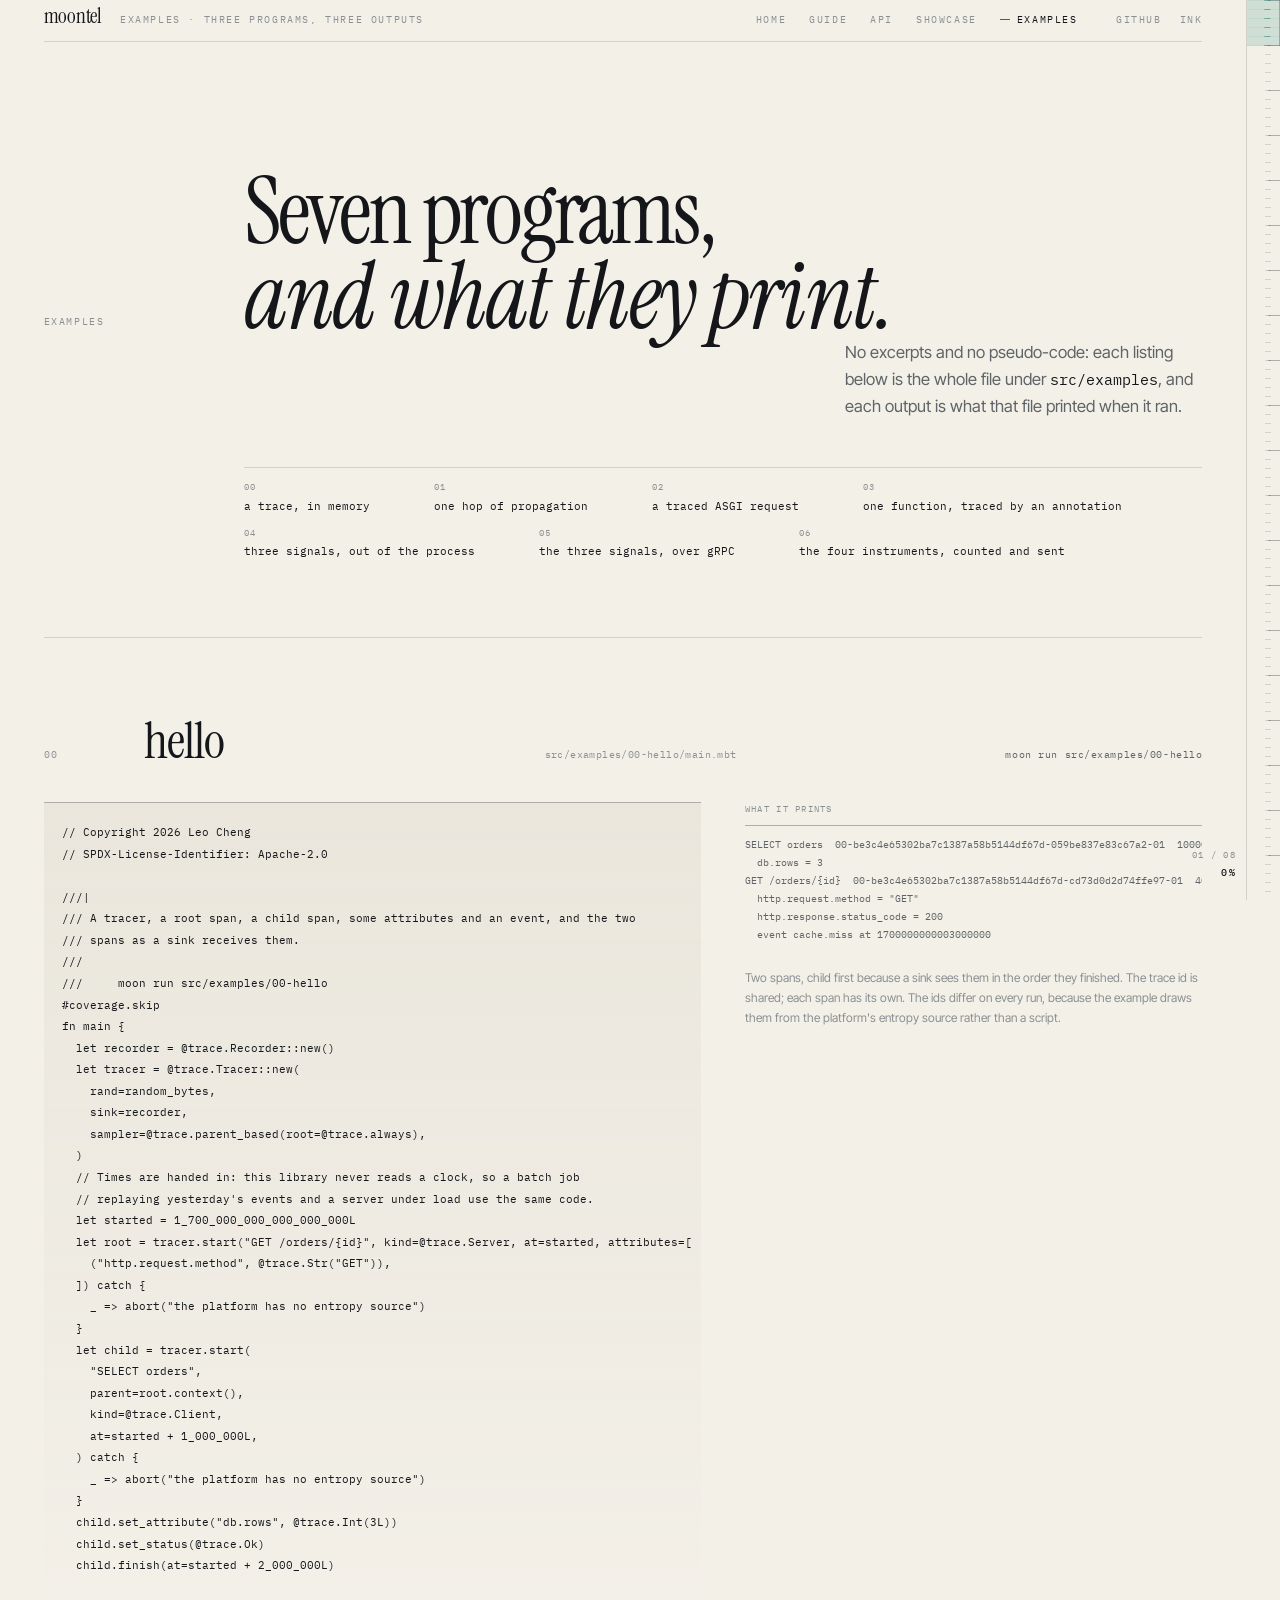
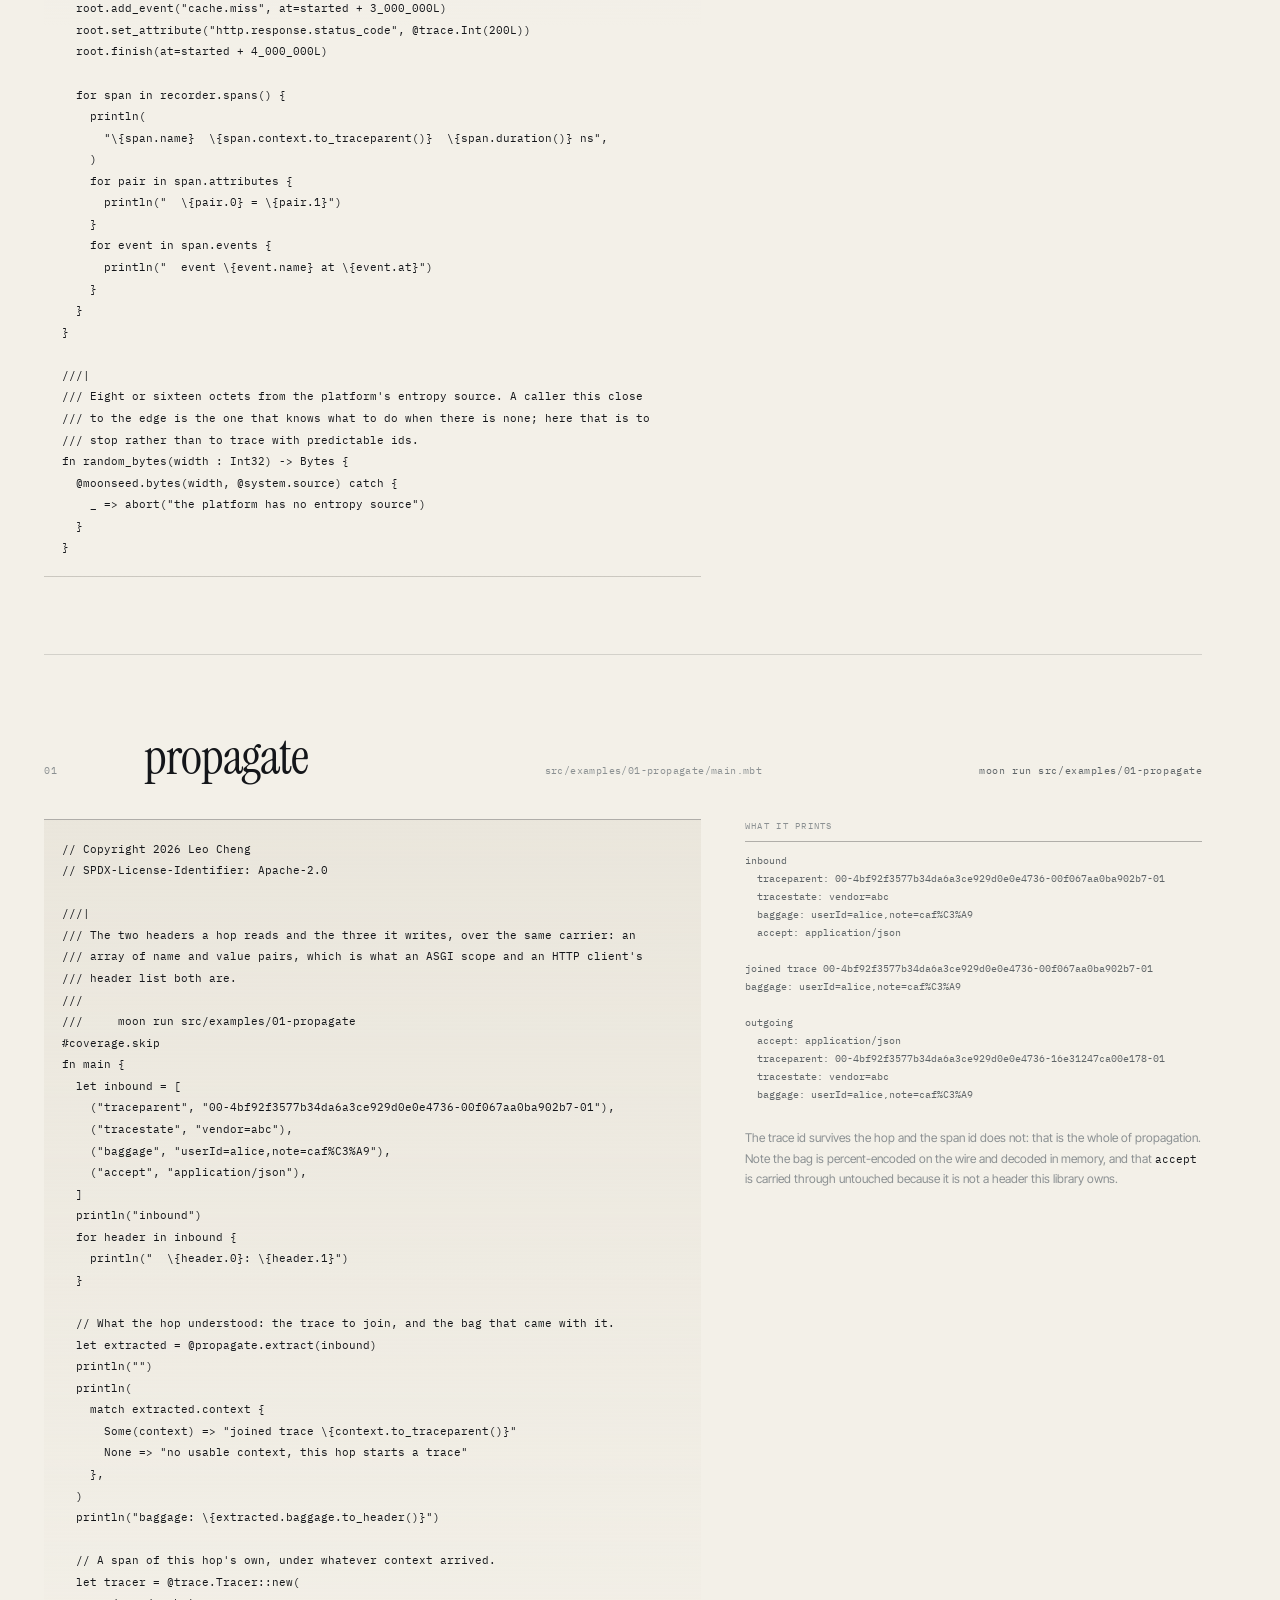
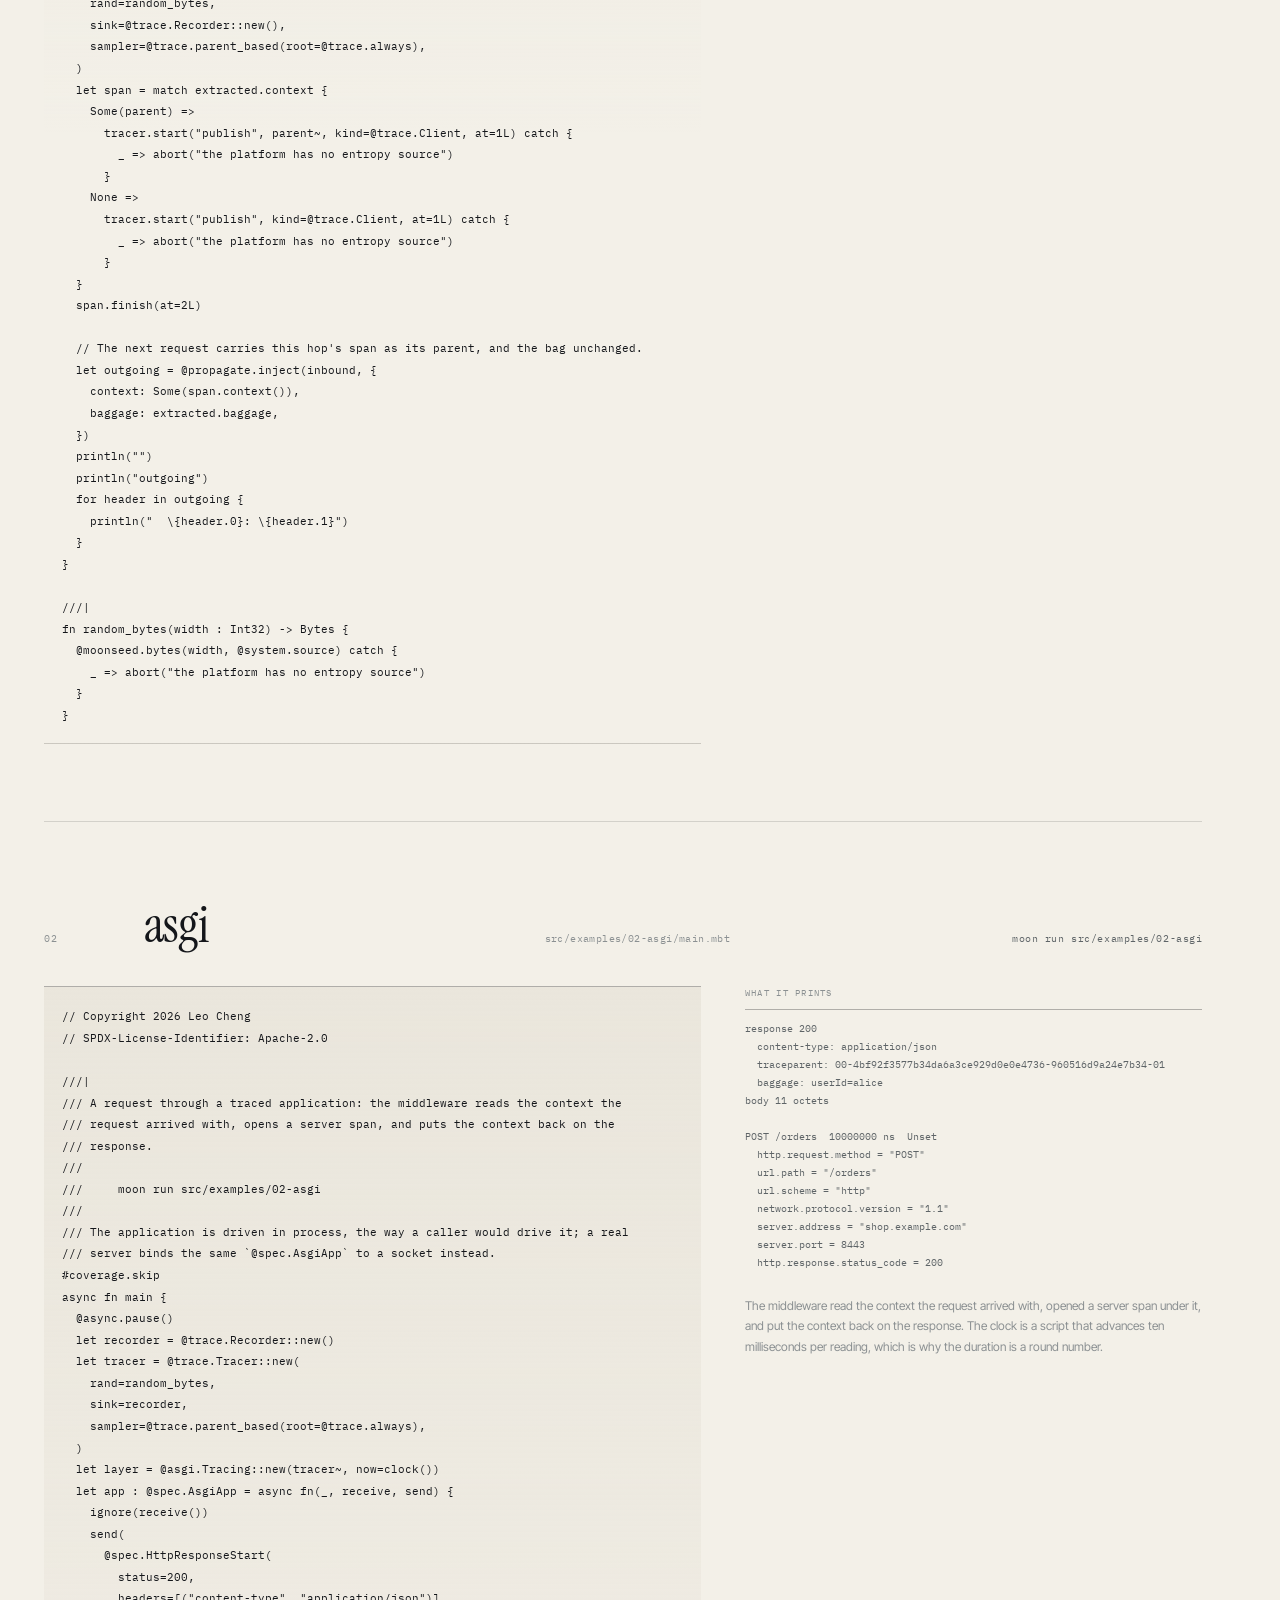
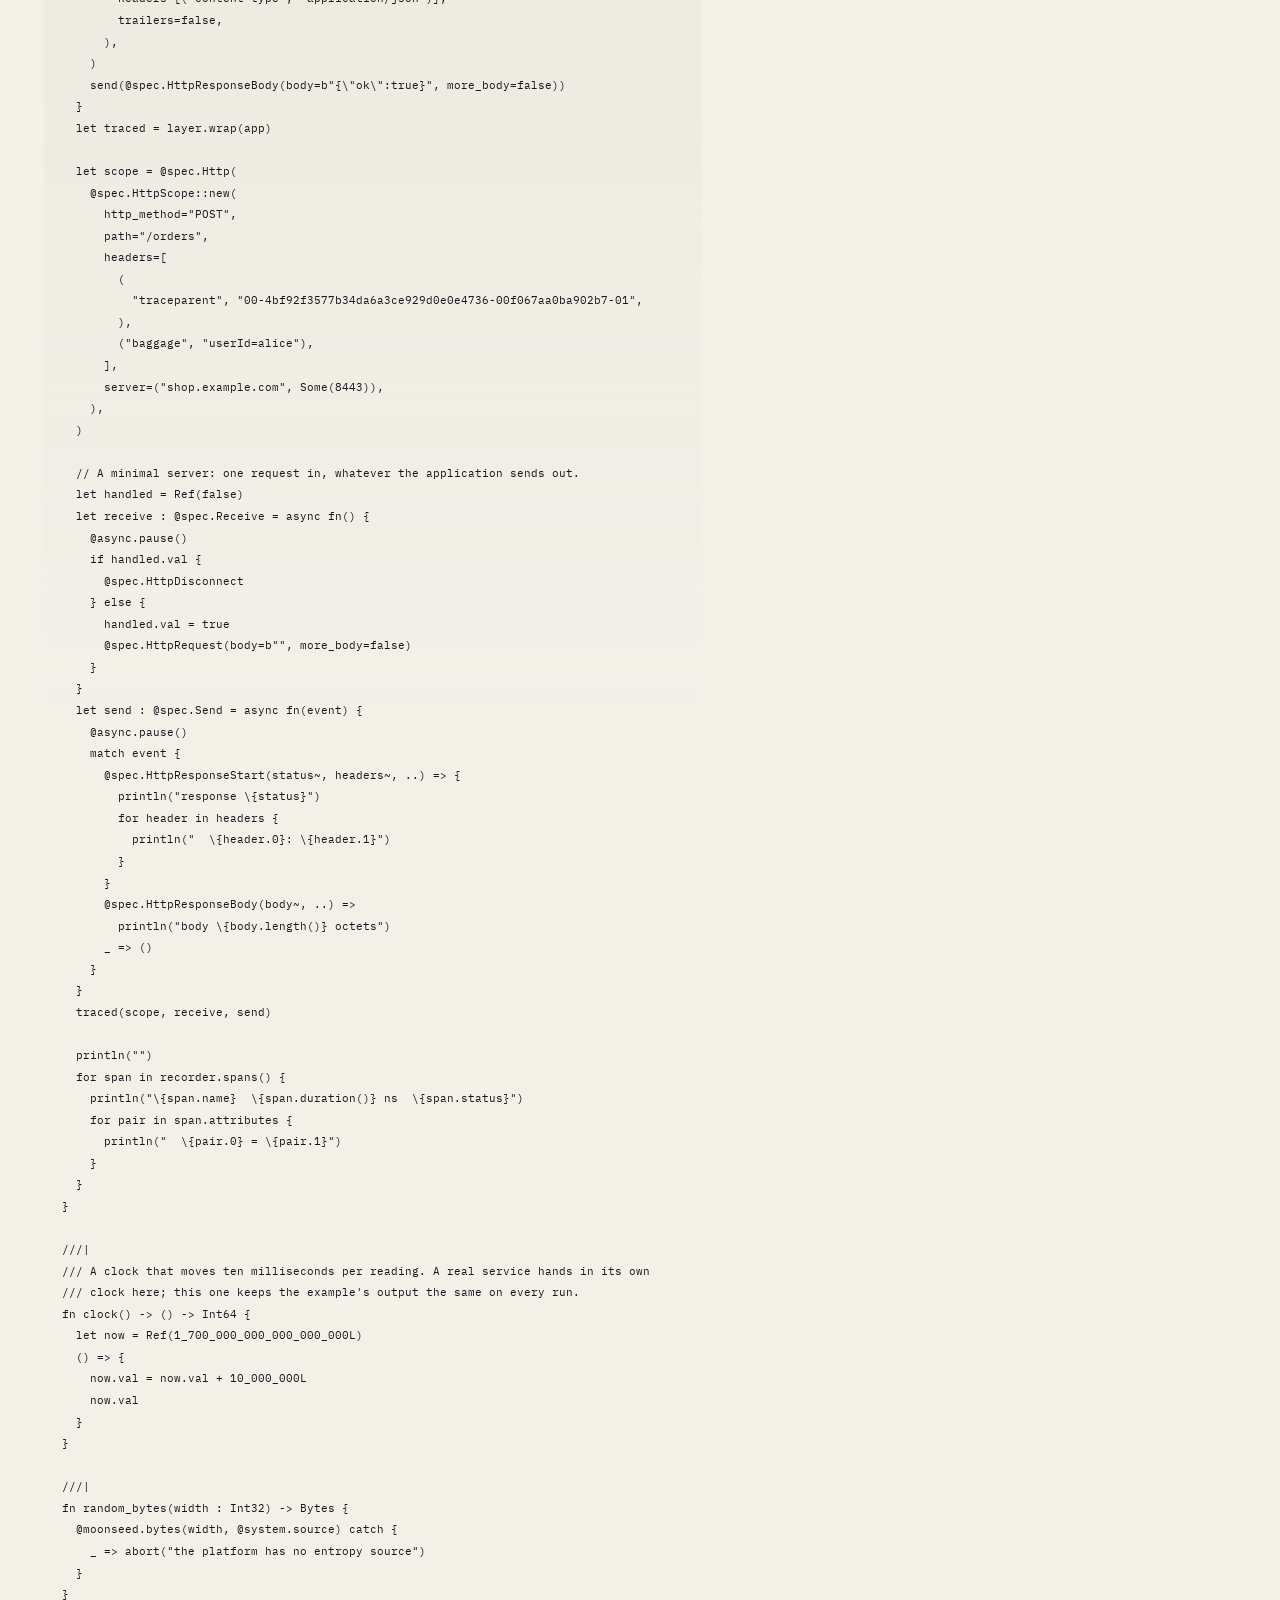
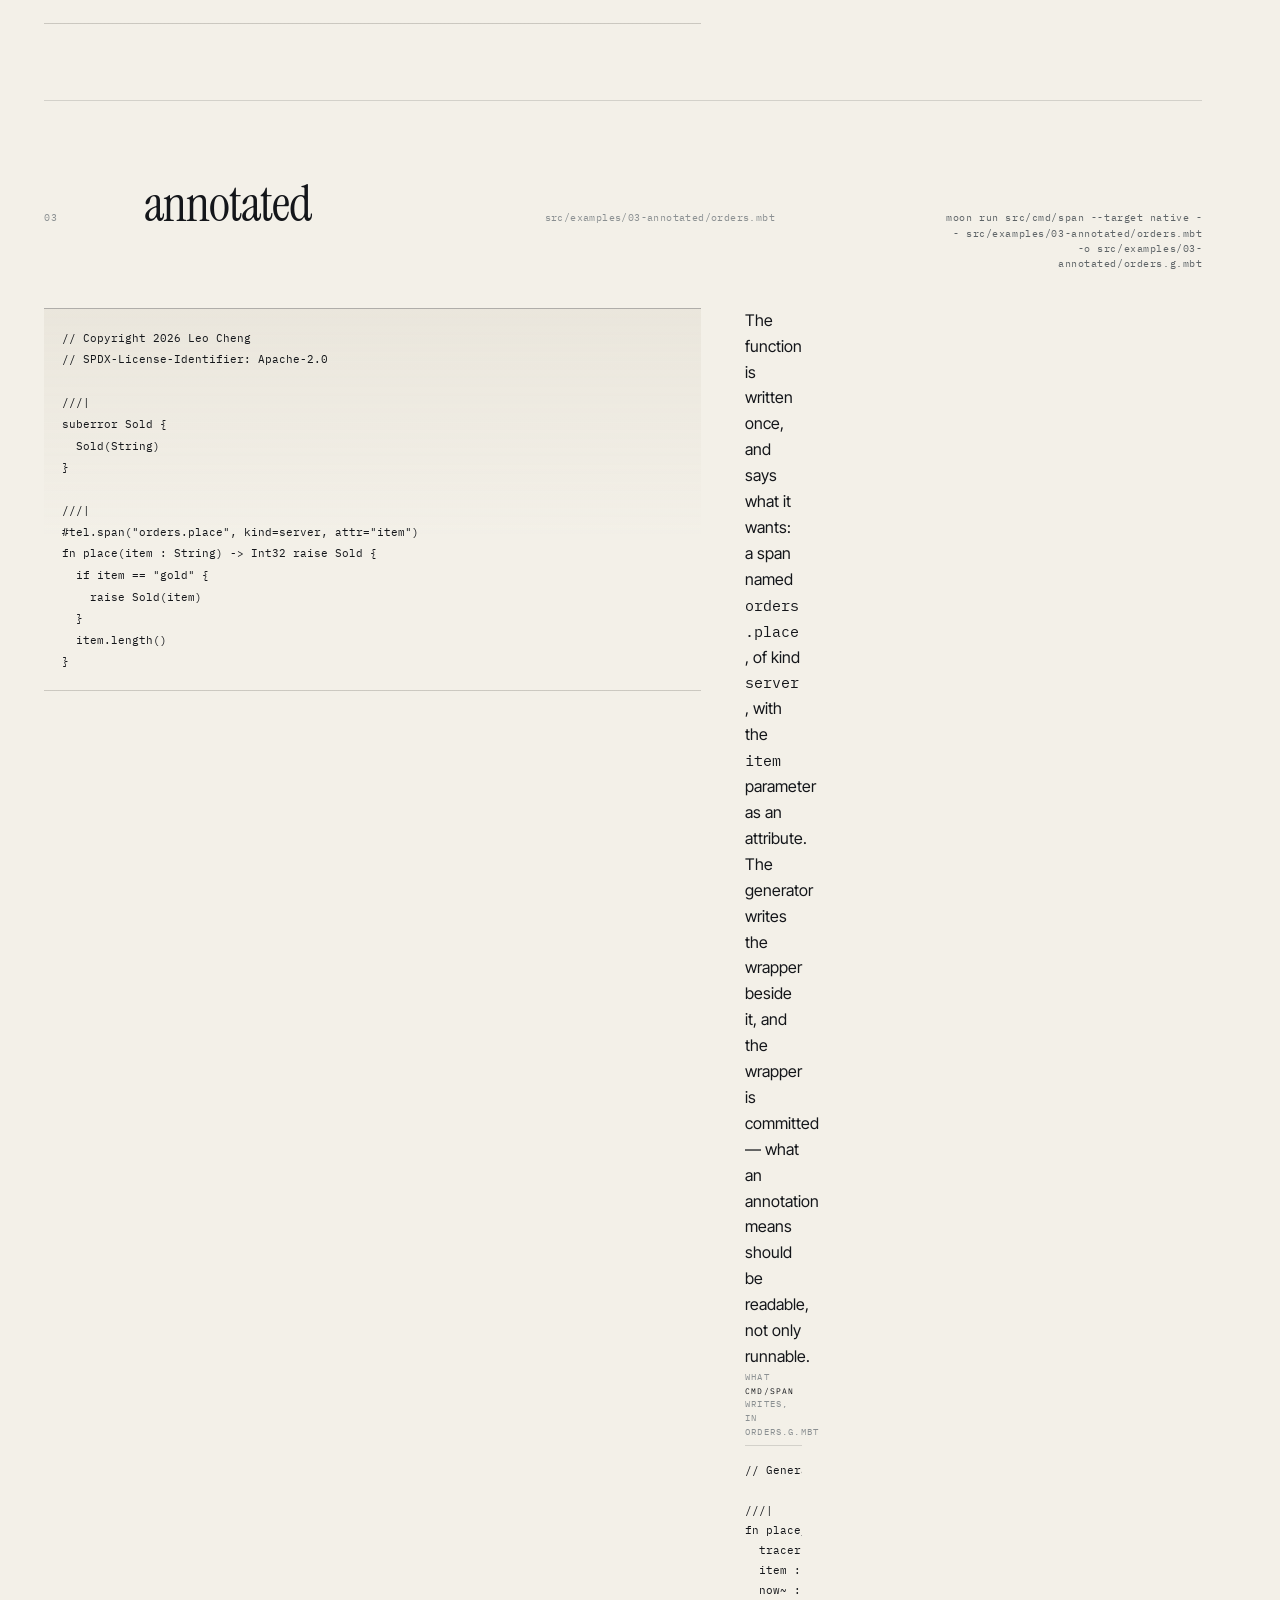
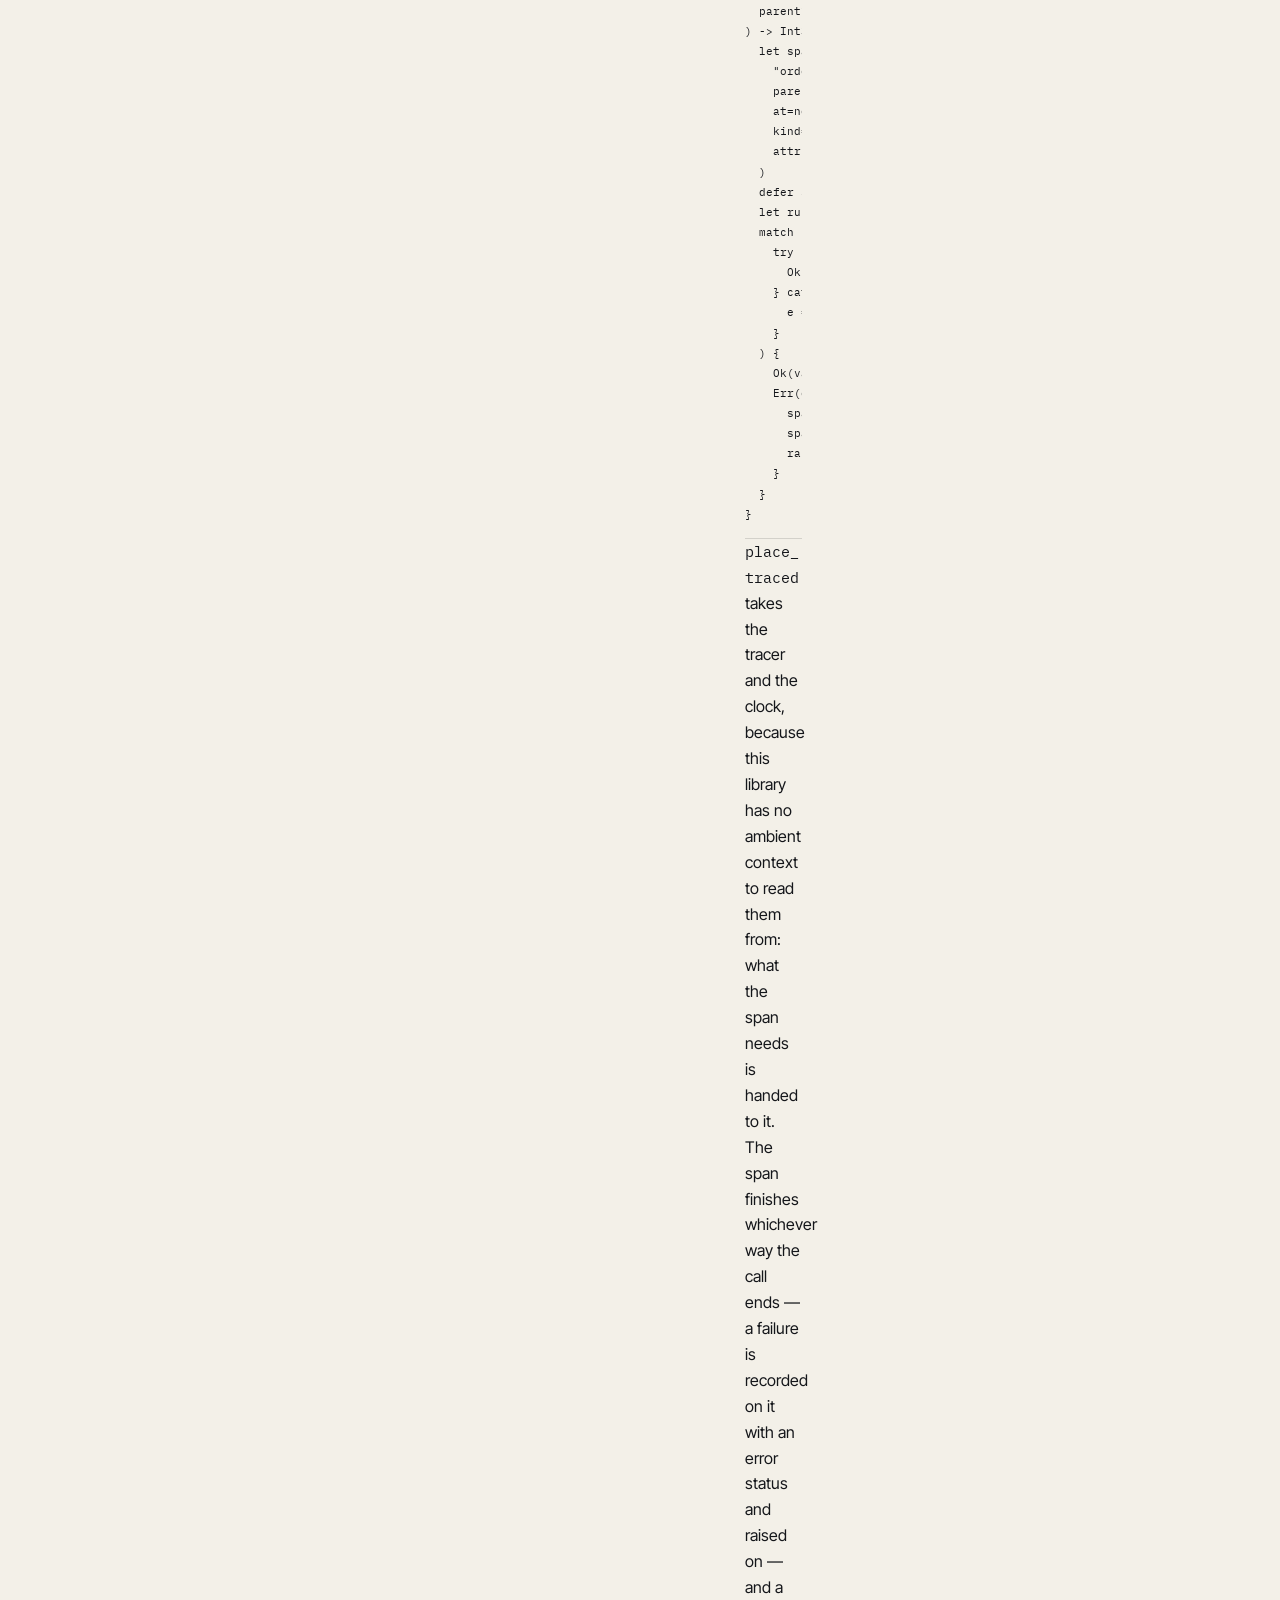
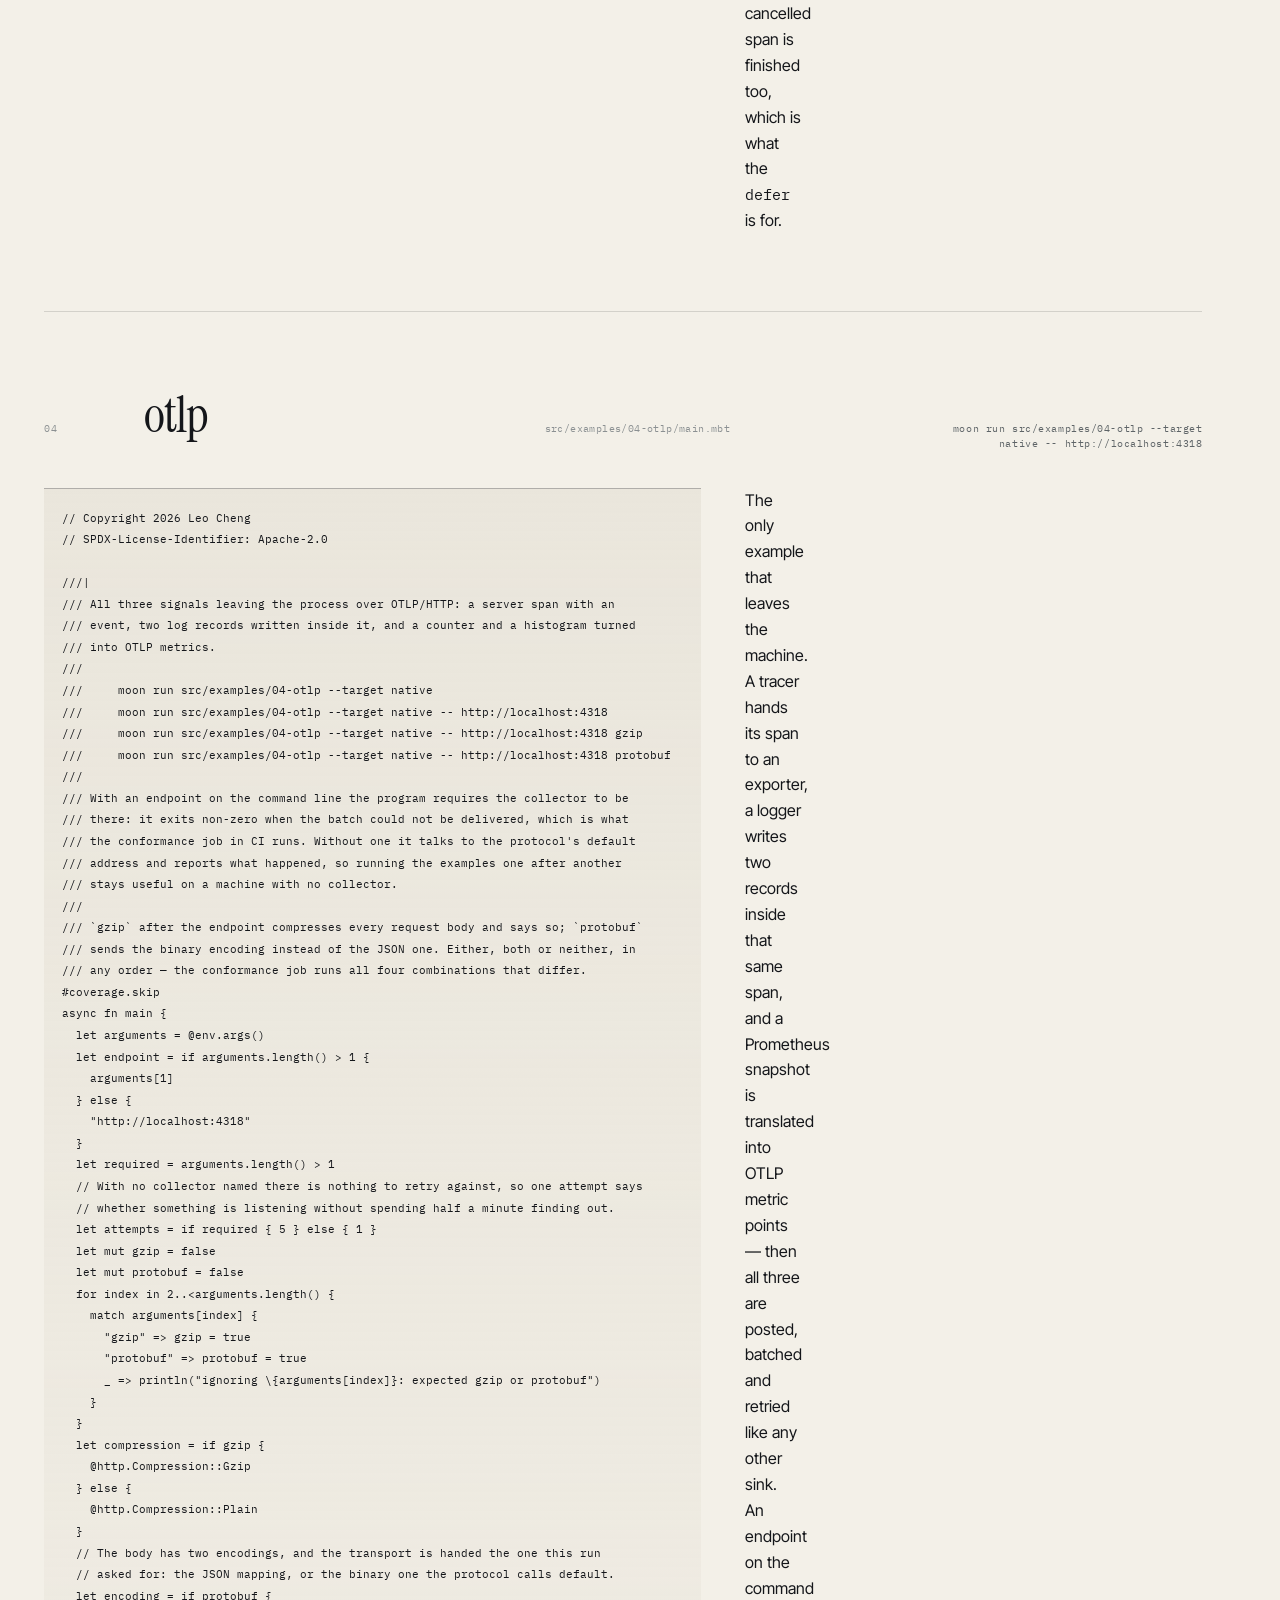
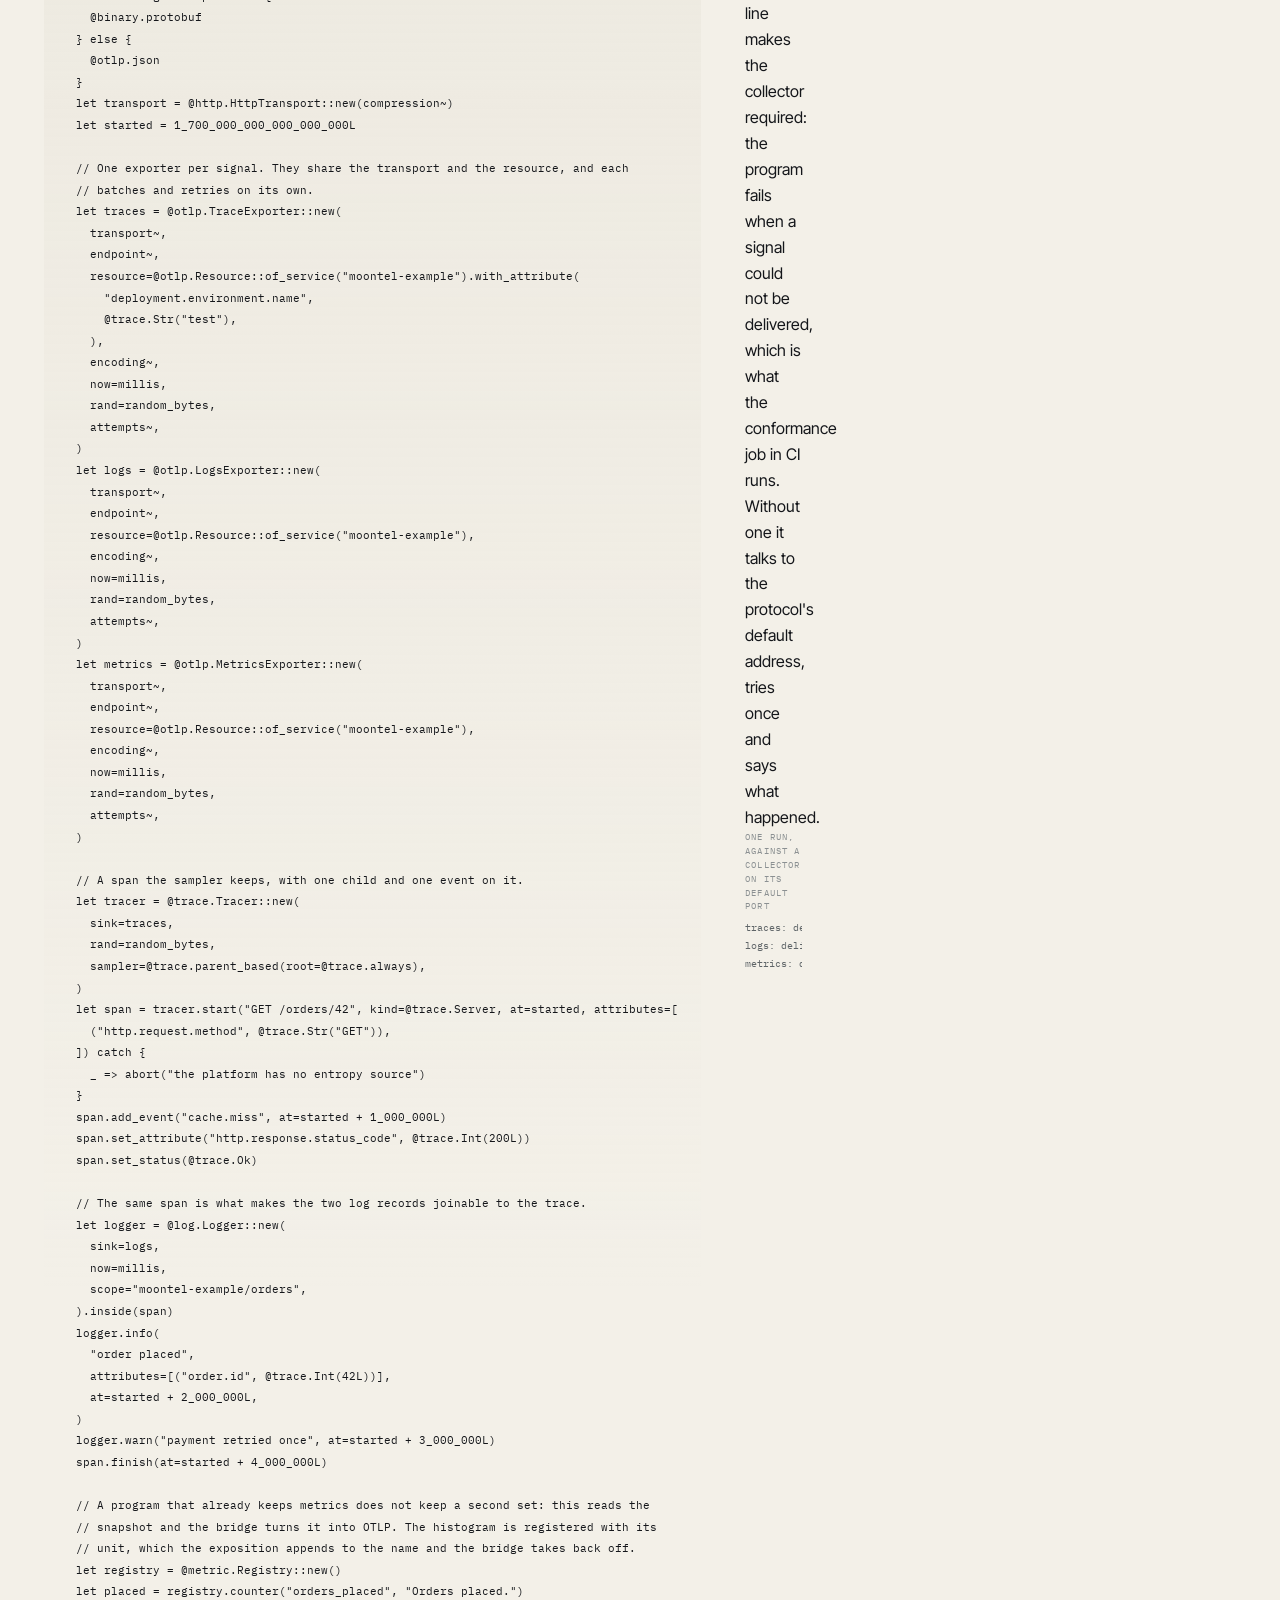
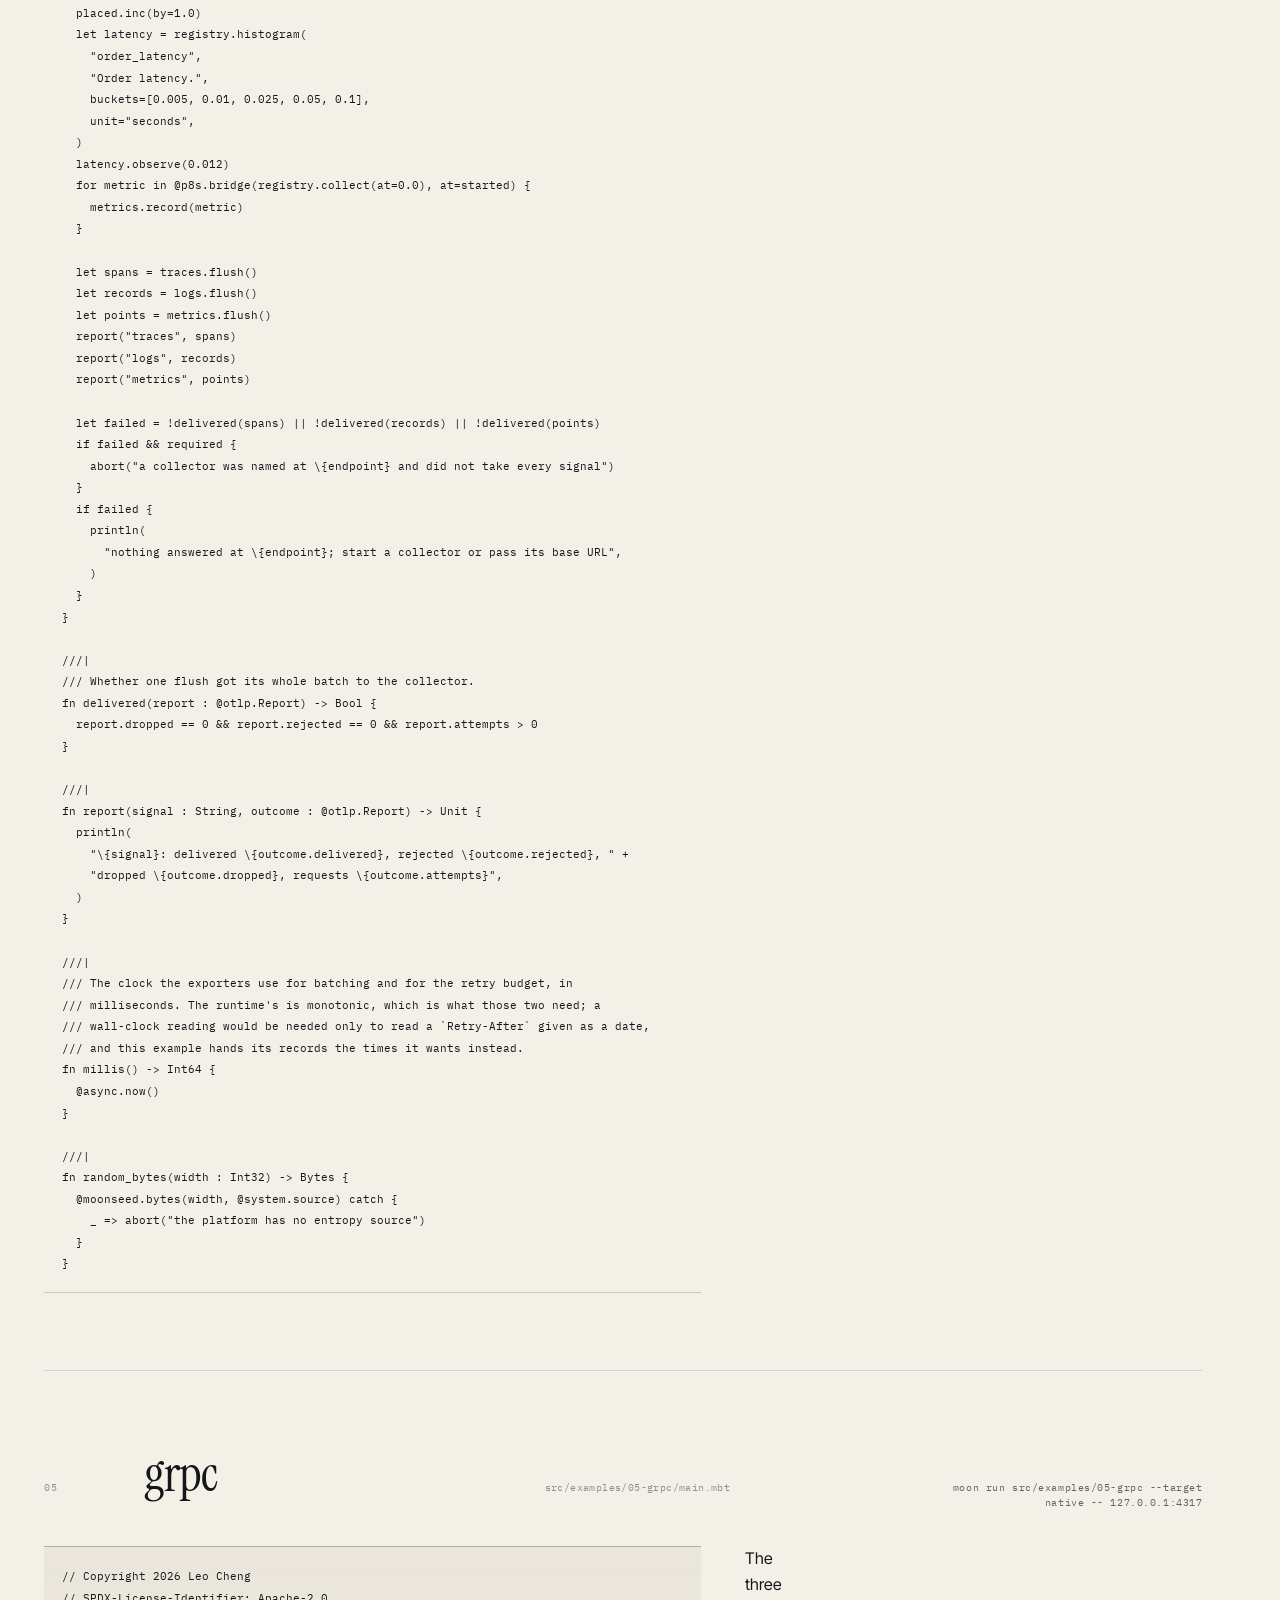
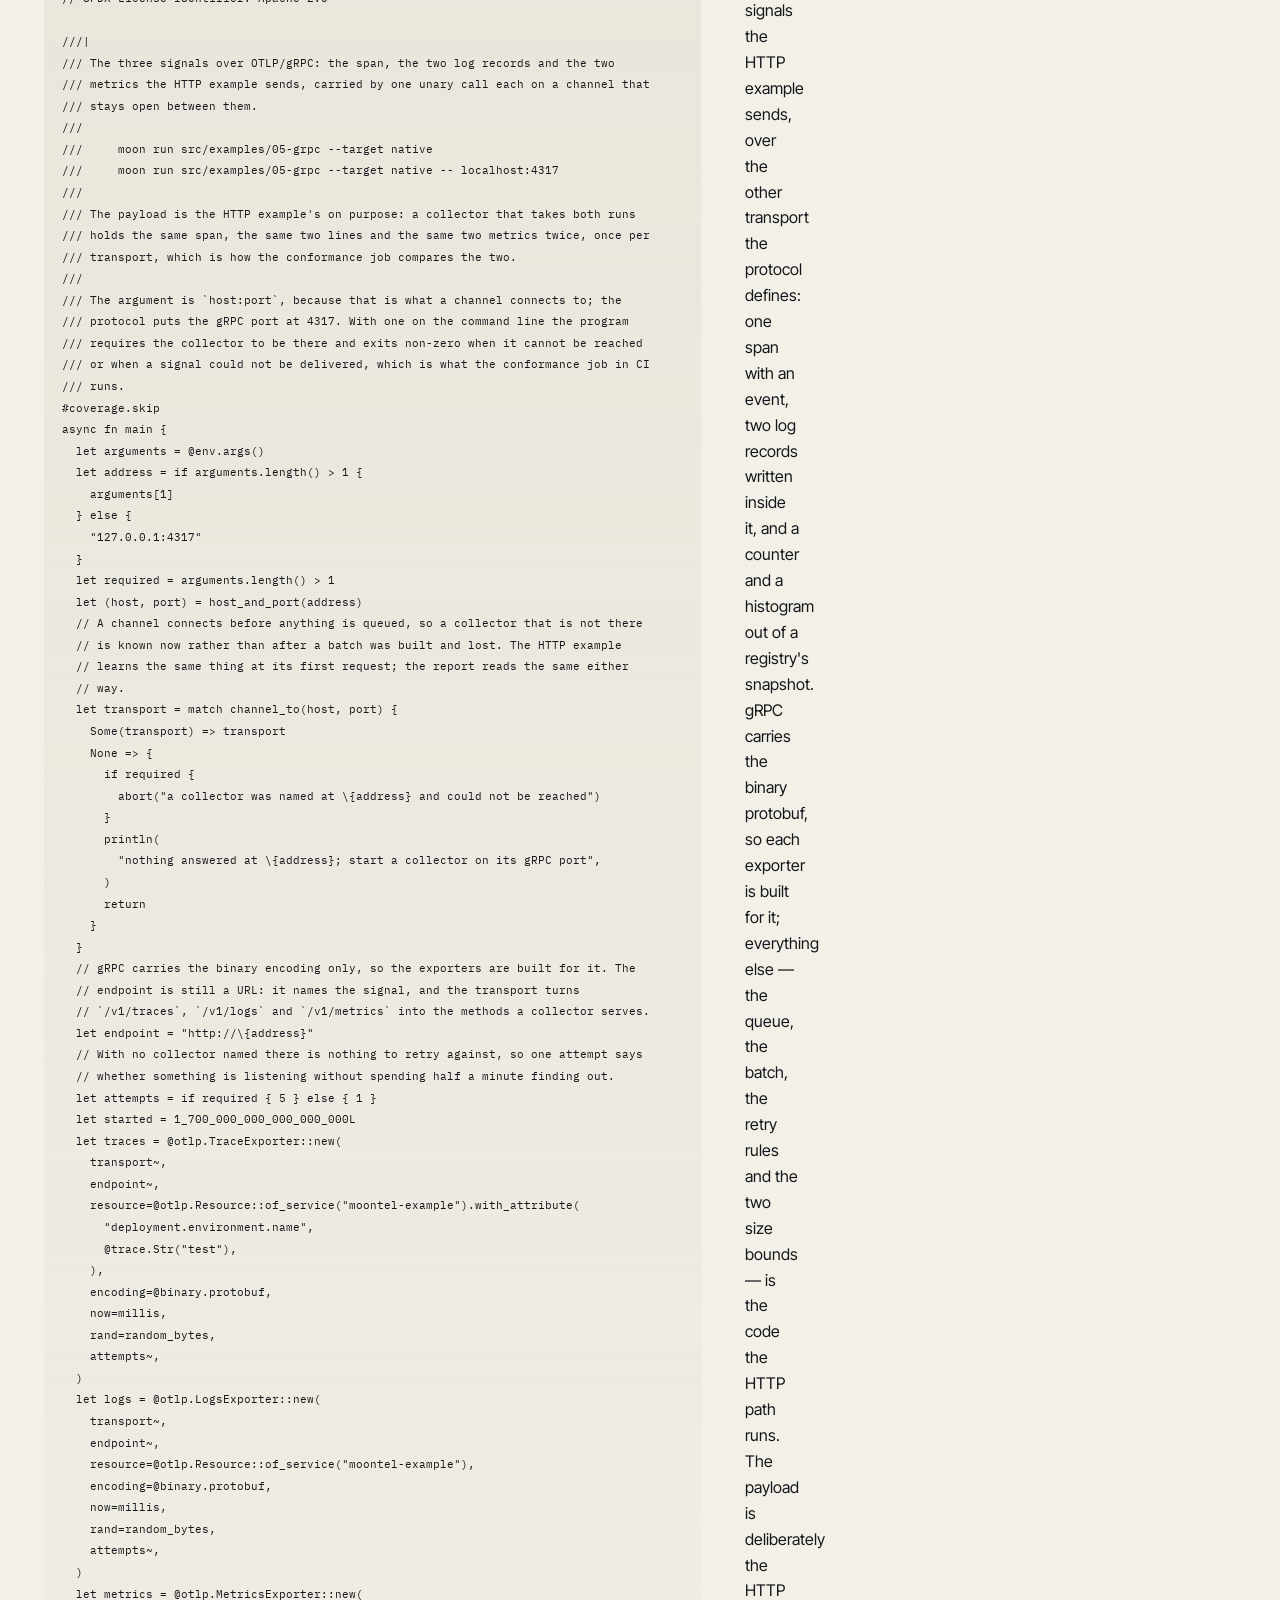
<file: docs/examples.html>
<!doctype html>
<html lang="en" data-theme="dark">
  <head>
    <meta charset="utf-8" />
    <meta name="viewport" content="width=device-width, initial-scale=1" />
    <title>Examples — moontel</title>
    <meta
      name="description"
      content="Three complete moontel programs: a first trace, one hop of propagation, and a traced ASGI application, with the output each one prints."
    />
    <meta name="color-scheme" content="dark light" />
    <link rel="icon" href="data:image/svg+xml,%3Csvg xmlns='http://www.w3.org/2000/svg' viewBox='0 0 16 16'%3E%3Crect width='16' height='16' fill='%230a0c0e'/%3E%3Cpath d='M2 8h12' stroke='%237fe7d6' stroke-width='1'/%3E%3Cpath d='M6 8v-3M10 8v3' stroke='%23edeae3' stroke-width='1'/%3E%3C/svg%3E" />
    <link rel="preconnect" href="https://fonts.googleapis.com" />
    <link rel="preconnect" href="https://fonts.gstatic.com" crossorigin />
    <link
      href="https://fonts.googleapis.com/css2?family=Instrument+Serif:ital@0;1&family=IBM+Plex+Mono:wght@400;500&family=Inter+Tight:wght@400;500&display=swap"
      rel="stylesheet"
    />
    <link rel="stylesheet" href="style.css" />
    <script src="theme.js"></script>
    <script src="version.js"></script>
  </head>
  <body data-ruler="page">
    <a class="skip" href="#main">Skip to the text</a>

    <div
      class="ruler"
      id="ruler"
      role="scrollbar"
      aria-controls="main"
      aria-orientation="vertical"
      aria-valuemin="0"
      aria-valuemax="100"
      aria-valuenow="0"
      aria-label="Position in the sheet"
      tabindex="0"
    >
      <div class="ruler-thumb" id="ruler-thumb"></div>
    </div>
    <div class="ruler-readout" aria-hidden="true">
      <span id="readout-plate">01 / 03</span>
      <b id="readout-time">0%</b>
    </div>

    <div class="sheet" id="main">
      <header class="topline">
        <span class="brand">
          <a class="wordmark" href="./">moontel</a>
          <span class="marginalia wide-only">Examples · three programs, three outputs</span>
          <span class="marginalia narrow-only">Examples</span>
        </span>
        <nav class="nav" aria-label="Sections">
          <a href="./">Home</a>
          <a href="guide.html">Guide</a>
          <a href="api.html">API</a>
          <a href="showcase.html">Showcase</a>
          <a href="examples.html" aria-current="page">Examples</a>
        </nav>
        <span class="toplinks">
          <a class="toplink" href="https://github.com/moonbitstack/moontel">GitHub</a>
          <button class="theme" id="theme" type="button" aria-label="Switch plate">paper</button>
        </span>
      </header>

      <main>
        <section class="page-head">
          <span class="marginalia page-kicker">Examples</span>
          <h1 class="page-title">Seven programs,<br /><em>and what they print.</em></h1>
          <p class="page-lede">
            No excerpts and no pseudo-code: each listing below is the whole file
            under <code>src/examples</code>, and each output is what that file
            printed when it ran.
          </p>
          <dl class="page-facts">
            <div><dt>00</dt><dd>a trace, in memory</dd></div>
            <div><dt>01</dt><dd>one hop of propagation</dd></div>
            <div><dt>02</dt><dd>a traced ASGI request</dd></div>
            <div><dt>03</dt><dd>one function, traced by an annotation</dd></div>
            <div><dt>04</dt><dd>three signals, out of the process</dd></div>
            <div><dt>05</dt><dd>the three signals, over gRPC</dd></div>
            <div><dt>06</dt><dd>the four instruments, counted and sent</dd></div>
          </dl>
        </section>

        <section class="example" id="hello" data-ruler-section="00 · hello">
          <header class="example-head">
            <span class="plate-no">00</span>
            <h2>hello</h2>
            <span class="path">src/examples/00-hello/main.mbt</span>
            <span class="run">moon run src/examples/00-hello</span>
          </header>
          <div class="example-body">
            <div class="listing"><pre><code>// Copyright 2026 Leo Cheng
// SPDX-License-Identifier: Apache-2.0

///|
/// A tracer, a root span, a child span, some attributes and an event, and the two
/// spans as a sink receives them.
///
///     moon run src/examples/00-hello
#coverage.skip
fn main {
  let recorder = @trace.Recorder::new()
  let tracer = @trace.Tracer::new(
    rand=random_bytes,
    sink=recorder,
    sampler=@trace.parent_based(root=@trace.always),
  )
  // Times are handed in: this library never reads a clock, so a batch job
  // replaying yesterday&#x27;s events and a server under load use the same code.
  let started = 1_700_000_000_000_000_000L
  let root = tracer.start(&quot;GET /orders/{id}&quot;, kind=@trace.Server, at=started, attributes=[
    (&quot;http.request.method&quot;, @trace.Str(&quot;GET&quot;)),
  ]) catch {
    _ =&gt; abort(&quot;the platform has no entropy source&quot;)
  }
  let child = tracer.start(
    &quot;SELECT orders&quot;,
    parent=root.context(),
    kind=@trace.Client,
    at=started + 1_000_000L,
  ) catch {
    _ =&gt; abort(&quot;the platform has no entropy source&quot;)
  }
  child.set_attribute(&quot;db.rows&quot;, @trace.Int(3L))
  child.set_status(@trace.Ok)
  child.finish(at=started + 2_000_000L)

  root.add_event(&quot;cache.miss&quot;, at=started + 3_000_000L)
  root.set_attribute(&quot;http.response.status_code&quot;, @trace.Int(200L))
  root.finish(at=started + 4_000_000L)

  for span in recorder.spans() {
    println(
      &quot;\{span.name}  \{span.context.to_traceparent()}  \{span.duration()} ns&quot;,
    )
    for pair in span.attributes {
      println(&quot;  \{pair.0} = \{pair.1}&quot;)
    }
    for event in span.events {
      println(&quot;  event \{event.name} at \{event.at}&quot;)
    }
  }
}

///|
/// Eight or sixteen octets from the platform&#x27;s entropy source. A caller this close
/// to the edge is the one that knows what to do when there is none; here that is to
/// stop rather than to trace with predictable ids.
fn random_bytes(width : Int32) -&gt; Bytes {
  @moonseed.bytes(width, @system.source) catch {
    _ =&gt; abort(&quot;the platform has no entropy source&quot;)
  }
}</code></pre></div>
            <div class="example-side">
              <h3>What it prints</h3>
              <pre class="output">SELECT orders  00-be3c4e65302ba7c1387a58b5144df67d-059be837e83c67a2-01  1000000 ns
  db.rows = 3
GET /orders/{id}  00-be3c4e65302ba7c1387a58b5144df67d-cd73d0d2d74ffe97-01  4000000 ns
  http.request.method = "GET"
  http.response.status_code = 200
  event cache.miss at 1700000000003000000</pre>
              <p>
                Two spans, child first because a sink sees them in the order they
                finished. The trace id is shared; each span has its own. The ids
                differ on every run, because the example draws them from the
                platform's entropy source rather than a script.
              </p>
            </div>
          </div>
        </section>

        <section class="example" id="propagate" data-ruler-section="01 · propagate">
          <header class="example-head">
            <span class="plate-no">01</span>
            <h2>propagate</h2>
            <span class="path">src/examples/01-propagate/main.mbt</span>
            <span class="run">moon run src/examples/01-propagate</span>
          </header>
          <div class="example-body">
            <div class="listing"><pre><code>// Copyright 2026 Leo Cheng
// SPDX-License-Identifier: Apache-2.0

///|
/// The two headers a hop reads and the three it writes, over the same carrier: an
/// array of name and value pairs, which is what an ASGI scope and an HTTP client&#x27;s
/// header list both are.
///
///     moon run src/examples/01-propagate
#coverage.skip
fn main {
  let inbound = [
    (&quot;traceparent&quot;, &quot;00-4bf92f3577b34da6a3ce929d0e0e4736-00f067aa0ba902b7-01&quot;),
    (&quot;tracestate&quot;, &quot;vendor=abc&quot;),
    (&quot;baggage&quot;, &quot;userId=alice,note=caf%C3%A9&quot;),
    (&quot;accept&quot;, &quot;application/json&quot;),
  ]
  println(&quot;inbound&quot;)
  for header in inbound {
    println(&quot;  \{header.0}: \{header.1}&quot;)
  }

  // What the hop understood: the trace to join, and the bag that came with it.
  let extracted = @propagate.extract(inbound)
  println(&quot;&quot;)
  println(
    match extracted.context {
      Some(context) =&gt; &quot;joined trace \{context.to_traceparent()}&quot;
      None =&gt; &quot;no usable context, this hop starts a trace&quot;
    },
  )
  println(&quot;baggage: \{extracted.baggage.to_header()}&quot;)

  // A span of this hop&#x27;s own, under whatever context arrived.
  let tracer = @trace.Tracer::new(
    rand=random_bytes,
    sink=@trace.Recorder::new(),
    sampler=@trace.parent_based(root=@trace.always),
  )
  let span = match extracted.context {
    Some(parent) =&gt;
      tracer.start(&quot;publish&quot;, parent~, kind=@trace.Client, at=1L) catch {
        _ =&gt; abort(&quot;the platform has no entropy source&quot;)
      }
    None =&gt;
      tracer.start(&quot;publish&quot;, kind=@trace.Client, at=1L) catch {
        _ =&gt; abort(&quot;the platform has no entropy source&quot;)
      }
  }
  span.finish(at=2L)

  // The next request carries this hop&#x27;s span as its parent, and the bag unchanged.
  let outgoing = @propagate.inject(inbound, {
    context: Some(span.context()),
    baggage: extracted.baggage,
  })
  println(&quot;&quot;)
  println(&quot;outgoing&quot;)
  for header in outgoing {
    println(&quot;  \{header.0}: \{header.1}&quot;)
  }
}

///|
fn random_bytes(width : Int32) -&gt; Bytes {
  @moonseed.bytes(width, @system.source) catch {
    _ =&gt; abort(&quot;the platform has no entropy source&quot;)
  }
}</code></pre></div>
            <div class="example-side">
              <h3>What it prints</h3>
              <pre class="output">inbound
  traceparent: 00-4bf92f3577b34da6a3ce929d0e0e4736-00f067aa0ba902b7-01
  tracestate: vendor=abc
  baggage: userId=alice,note=caf%C3%A9
  accept: application/json

joined trace 00-4bf92f3577b34da6a3ce929d0e0e4736-00f067aa0ba902b7-01
baggage: userId=alice,note=caf%C3%A9

outgoing
  accept: application/json
  traceparent: 00-4bf92f3577b34da6a3ce929d0e0e4736-16e31247ca00e178-01
  tracestate: vendor=abc
  baggage: userId=alice,note=caf%C3%A9</pre>
              <p>
                The trace id survives the hop and the span id does not: that is the
                whole of propagation. Note the bag is percent-encoded on the wire and
                decoded in memory, and that <code>accept</code> is carried through
                untouched because it is not a header this library owns.
              </p>
            </div>
          </div>
        </section>

        <section class="example" id="asgi" data-ruler-section="02 · asgi">
          <header class="example-head">
            <span class="plate-no">02</span>
            <h2>asgi</h2>
            <span class="path">src/examples/02-asgi/main.mbt</span>
            <span class="run">moon run src/examples/02-asgi</span>
          </header>
          <div class="example-body">
            <div class="listing"><pre><code>// Copyright 2026 Leo Cheng
// SPDX-License-Identifier: Apache-2.0

///|
/// A request through a traced application: the middleware reads the context the
/// request arrived with, opens a server span, and puts the context back on the
/// response.
///
///     moon run src/examples/02-asgi
///
/// The application is driven in process, the way a caller would drive it; a real
/// server binds the same `@spec.AsgiApp` to a socket instead.
#coverage.skip
async fn main {
  @async.pause()
  let recorder = @trace.Recorder::new()
  let tracer = @trace.Tracer::new(
    rand=random_bytes,
    sink=recorder,
    sampler=@trace.parent_based(root=@trace.always),
  )
  let layer = @asgi.Tracing::new(tracer~, now=clock())
  let app : @spec.AsgiApp = async fn(_, receive, send) {
    ignore(receive())
    send(
      @spec.HttpResponseStart(
        status=200,
        headers=[(&quot;content-type&quot;, &quot;application/json&quot;)],
        trailers=false,
      ),
    )
    send(@spec.HttpResponseBody(body=b&quot;{\&quot;ok\&quot;:true}&quot;, more_body=false))
  }
  let traced = layer.wrap(app)

  let scope = @spec.Http(
    @spec.HttpScope::new(
      http_method=&quot;POST&quot;,
      path=&quot;/orders&quot;,
      headers=[
        (
          &quot;traceparent&quot;, &quot;00-4bf92f3577b34da6a3ce929d0e0e4736-00f067aa0ba902b7-01&quot;,
        ),
        (&quot;baggage&quot;, &quot;userId=alice&quot;),
      ],
      server=(&quot;shop.example.com&quot;, Some(8443)),
    ),
  )

  // A minimal server: one request in, whatever the application sends out.
  let handled = Ref(false)
  let receive : @spec.Receive = async fn() {
    @async.pause()
    if handled.val {
      @spec.HttpDisconnect
    } else {
      handled.val = true
      @spec.HttpRequest(body=b&quot;&quot;, more_body=false)
    }
  }
  let send : @spec.Send = async fn(event) {
    @async.pause()
    match event {
      @spec.HttpResponseStart(status~, headers~, ..) =&gt; {
        println(&quot;response \{status}&quot;)
        for header in headers {
          println(&quot;  \{header.0}: \{header.1}&quot;)
        }
      }
      @spec.HttpResponseBody(body~, ..) =&gt;
        println(&quot;body \{body.length()} octets&quot;)
      _ =&gt; ()
    }
  }
  traced(scope, receive, send)

  println(&quot;&quot;)
  for span in recorder.spans() {
    println(&quot;\{span.name}  \{span.duration()} ns  \{span.status}&quot;)
    for pair in span.attributes {
      println(&quot;  \{pair.0} = \{pair.1}&quot;)
    }
  }
}

///|
/// A clock that moves ten milliseconds per reading. A real service hands in its own
/// clock here; this one keeps the example&#x27;s output the same on every run.
fn clock() -&gt; () -&gt; Int64 {
  let now = Ref(1_700_000_000_000_000_000L)
  () =&gt; {
    now.val = now.val + 10_000_000L
    now.val
  }
}

///|
fn random_bytes(width : Int32) -&gt; Bytes {
  @moonseed.bytes(width, @system.source) catch {
    _ =&gt; abort(&quot;the platform has no entropy source&quot;)
  }
}</code></pre></div>
            <div class="example-side">
              <h3>What it prints</h3>
              <pre class="output">response 200
  content-type: application/json
  traceparent: 00-4bf92f3577b34da6a3ce929d0e0e4736-960516d9a24e7b34-01
  baggage: userId=alice
body 11 octets

POST /orders  10000000 ns  Unset
  http.request.method = "POST"
  url.path = "/orders"
  url.scheme = "http"
  network.protocol.version = "1.1"
  server.address = "shop.example.com"
  server.port = 8443
  http.response.status_code = 200</pre>
              <p>
                The middleware read the context the request arrived with, opened a
                server span under it, and put the context back on the response. The
                clock is a script that advances ten milliseconds per reading, which
                is why the duration is a round number.
              </p>
            </div>
          </div>
        </section>



        <section class="example" id="annotated" data-ruler-section="03 · annotated">
          <header class="example-head">
            <span class="plate-no">03</span>
            <h2>annotated</h2>
            <span class="path">src/examples/03-annotated/orders.mbt</span>
            <span class="run">moon run src/cmd/span --target native -- src/examples/03-annotated/orders.mbt -o src/examples/03-annotated/orders.g.mbt</span>
          </header>
          <div class="example-body">
            <div class="listing"><pre><code>// Copyright 2026 Leo Cheng
// SPDX-License-Identifier: Apache-2.0

///|
suberror Sold {
  Sold(String)
}

///|
#tel.span(&quot;orders.place&quot;, kind=server, attr=&quot;item&quot;)
fn place(item : String) -&gt; Int32 raise Sold {
  if item == &quot;gold&quot; {
    raise Sold(item)
  }
  item.length()
}
</code></pre></div>
            <div class="notes">
              <p>
                The function is written once, and says what it wants: a span named
                <code>orders.place</code>, of kind <code>server</code>, with the
                <code>item</code> parameter as an attribute. The generator writes the
                wrapper beside it, and the wrapper is committed — what an annotation
                means should be readable, not only runnable.
              </p>
              <p class="output-label">What <code>cmd/span</code> writes, in orders.g.mbt</p>
              <pre><code>// Generated by moontel span from orders.mbt. Edit those files, not this one.

///|
fn place_traced(
  tracer : @trace.Tracer,
  item : String,
  now~ : () -&gt; Int64,
  parent? : @trace.TraceContext,
) -&gt; Int32 raise {
  let span = tracer.start(
    &quot;orders.place&quot;,
    parent?,
    at=now(),
    kind=@trace.Server,
    attributes=[(&quot;item&quot;, @trace.Str(item))],
  )
  defer span.finish(at=now())
  let run :() -&gt; Int32 raise = () =&gt; place(item)
  match (
    try {
      Ok(run())
    } catch{
      e =&gt; Err(e)
    }
  ) {
    Ok(value) =&gt; value
    Err(e) =&gt; {
      span.record_exception(message=e.to_string(), at=now())
      span.set_status(Error(e.to_string()))
      raise  e
    }
  }
}
</code></pre>
              <p>
                <code>place_traced</code> takes the tracer and the clock, because this
                library has no ambient context to read them from: what the span needs is
                handed to it. The span finishes whichever way the call ends — a failure is
                recorded on it with an error status and raised on — and a cancelled span
                is finished too, which is what the <code>defer</code> is for.
              </p>
            </div>
          </div>
        </section>

        <section class="example" id="otlp" data-ruler-section="04 · otlp">
          <header class="example-head">
            <span class="plate-no">04</span>
            <h2>otlp</h2>
            <span class="path">src/examples/04-otlp/main.mbt</span>
            <span class="run">moon run src/examples/04-otlp --target native -- http://localhost:4318</span>
          </header>
          <div class="example-body">
            <div class="listing"><pre><code>// Copyright 2026 Leo Cheng
// SPDX-License-Identifier: Apache-2.0

///|
/// All three signals leaving the process over OTLP/HTTP: a server span with an
/// event, two log records written inside it, and a counter and a histogram turned
/// into OTLP metrics.
///
///     moon run src/examples/04-otlp --target native
///     moon run src/examples/04-otlp --target native -- http://localhost:4318
///     moon run src/examples/04-otlp --target native -- http://localhost:4318 gzip
///     moon run src/examples/04-otlp --target native -- http://localhost:4318 protobuf
///
/// With an endpoint on the command line the program requires the collector to be
/// there: it exits non-zero when the batch could not be delivered, which is what
/// the conformance job in CI runs. Without one it talks to the protocol&#x27;s default
/// address and reports what happened, so running the examples one after another
/// stays useful on a machine with no collector.
///
/// `gzip` after the endpoint compresses every request body and says so; `protobuf`
/// sends the binary encoding instead of the JSON one. Either, both or neither, in
/// any order — the conformance job runs all four combinations that differ.
#coverage.skip
async fn main {
  let arguments = @env.args()
  let endpoint = if arguments.length() &gt; 1 {
    arguments[1]
  } else {
    &quot;http://localhost:4318&quot;
  }
  let required = arguments.length() &gt; 1
  // With no collector named there is nothing to retry against, so one attempt says
  // whether something is listening without spending half a minute finding out.
  let attempts = if required { 5 } else { 1 }
  let mut gzip = false
  let mut protobuf = false
  for index in 2..&lt;arguments.length() {
    match arguments[index] {
      &quot;gzip&quot; =&gt; gzip = true
      &quot;protobuf&quot; =&gt; protobuf = true
      _ =&gt; println(&quot;ignoring \{arguments[index]}: expected gzip or protobuf&quot;)
    }
  }
  let compression = if gzip {
    @http.Compression::Gzip
  } else {
    @http.Compression::Plain
  }
  // The body has two encodings, and the transport is handed the one this run
  // asked for: the JSON mapping, or the binary one the protocol calls default.
  let encoding = if protobuf {
    @binary.protobuf
  } else {
    @otlp.json
  }
  let transport = @http.HttpTransport::new(compression~)
  let started = 1_700_000_000_000_000_000L

  // One exporter per signal. They share the transport and the resource, and each
  // batches and retries on its own.
  let traces = @otlp.TraceExporter::new(
    transport~,
    endpoint~,
    resource=@otlp.Resource::of_service(&quot;moontel-example&quot;).with_attribute(
      &quot;deployment.environment.name&quot;,
      @trace.Str(&quot;test&quot;),
    ),
    encoding~,
    now=millis,
    rand=random_bytes,
    attempts~,
  )
  let logs = @otlp.LogsExporter::new(
    transport~,
    endpoint~,
    resource=@otlp.Resource::of_service(&quot;moontel-example&quot;),
    encoding~,
    now=millis,
    rand=random_bytes,
    attempts~,
  )
  let metrics = @otlp.MetricsExporter::new(
    transport~,
    endpoint~,
    resource=@otlp.Resource::of_service(&quot;moontel-example&quot;),
    encoding~,
    now=millis,
    rand=random_bytes,
    attempts~,
  )

  // A span the sampler keeps, with one child and one event on it.
  let tracer = @trace.Tracer::new(
    sink=traces,
    rand=random_bytes,
    sampler=@trace.parent_based(root=@trace.always),
  )
  let span = tracer.start(&quot;GET /orders/42&quot;, kind=@trace.Server, at=started, attributes=[
    (&quot;http.request.method&quot;, @trace.Str(&quot;GET&quot;)),
  ]) catch {
    _ =&gt; abort(&quot;the platform has no entropy source&quot;)
  }
  span.add_event(&quot;cache.miss&quot;, at=started + 1_000_000L)
  span.set_attribute(&quot;http.response.status_code&quot;, @trace.Int(200L))
  span.set_status(@trace.Ok)

  // The same span is what makes the two log records joinable to the trace.
  let logger = @log.Logger::new(
    sink=logs,
    now=millis,
    scope=&quot;moontel-example/orders&quot;,
  ).inside(span)
  logger.info(
    &quot;order placed&quot;,
    attributes=[(&quot;order.id&quot;, @trace.Int(42L))],
    at=started + 2_000_000L,
  )
  logger.warn(&quot;payment retried once&quot;, at=started + 3_000_000L)
  span.finish(at=started + 4_000_000L)

  // A program that already keeps metrics does not keep a second set: this reads the
  // snapshot and the bridge turns it into OTLP. The histogram is registered with its
  // unit, which the exposition appends to the name and the bridge takes back off.
  let registry = @metric.Registry::new()
  let placed = registry.counter(&quot;orders_placed&quot;, &quot;Orders placed.&quot;)
  placed.inc(by=1.0)
  let latency = registry.histogram(
    &quot;order_latency&quot;,
    &quot;Order latency.&quot;,
    buckets=[0.005, 0.01, 0.025, 0.05, 0.1],
    unit=&quot;seconds&quot;,
  )
  latency.observe(0.012)
  for metric in @p8s.bridge(registry.collect(at=0.0), at=started) {
    metrics.record(metric)
  }

  let spans = traces.flush()
  let records = logs.flush()
  let points = metrics.flush()
  report(&quot;traces&quot;, spans)
  report(&quot;logs&quot;, records)
  report(&quot;metrics&quot;, points)

  let failed = !delivered(spans) || !delivered(records) || !delivered(points)
  if failed &amp;&amp; required {
    abort(&quot;a collector was named at \{endpoint} and did not take every signal&quot;)
  }
  if failed {
    println(
      &quot;nothing answered at \{endpoint}; start a collector or pass its base URL&quot;,
    )
  }
}

///|
/// Whether one flush got its whole batch to the collector.
fn delivered(report : @otlp.Report) -&gt; Bool {
  report.dropped == 0 &amp;&amp; report.rejected == 0 &amp;&amp; report.attempts &gt; 0
}

///|
fn report(signal : String, outcome : @otlp.Report) -&gt; Unit {
  println(
    &quot;\{signal}: delivered \{outcome.delivered}, rejected \{outcome.rejected}, &quot; +
    &quot;dropped \{outcome.dropped}, requests \{outcome.attempts}&quot;,
  )
}

///|
/// The clock the exporters use for batching and for the retry budget, in
/// milliseconds. The runtime&#x27;s is monotonic, which is what those two need; a
/// wall-clock reading would be needed only to read a `Retry-After` given as a date,
/// and this example hands its records the times it wants instead.
fn millis() -&gt; Int64 {
  @async.now()
}

///|
fn random_bytes(width : Int32) -&gt; Bytes {
  @moonseed.bytes(width, @system.source) catch {
    _ =&gt; abort(&quot;the platform has no entropy source&quot;)
  }
}
</code></pre></div>
            <div class="notes">
              <p>
                The only example that leaves the machine. A tracer hands its span to an
                exporter, a logger writes two records inside that same span, and a
                Prometheus snapshot is translated into OTLP metric points — then all
                three are posted, batched and retried like any other sink.
              </p>
              <p>
                An endpoint on the command line makes the collector required: the
                program fails when a signal could not be delivered, which is what the
                conformance job in CI runs. Without one it talks to the protocol's
                default address, tries once and says what happened.
              </p>
              <p class="output-label">One run, against a collector on its default port</p>
              <pre class="output">traces: delivered 1, rejected 0, dropped 0, requests 1
logs: delivered 2, rejected 0, dropped 0, requests 1
metrics: delivered 2, rejected 0, dropped 0, requests 1</pre>
            </div>
          </div>
        </section>


        <section class="example" id="grpc" data-ruler-section="05 · grpc">
          <header class="example-head">
            <span class="plate-no">05</span>
            <h2>grpc</h2>
            <span class="path">src/examples/05-grpc/main.mbt</span>
            <span class="run">moon run src/examples/05-grpc --target native -- 127.0.0.1:4317</span>
          </header>
          <div class="example-body">
            <div class="listing"><pre><code>// Copyright 2026 Leo Cheng
// SPDX-License-Identifier: Apache-2.0

///|
/// The three signals over OTLP/gRPC: the span, the two log records and the two
/// metrics the HTTP example sends, carried by one unary call each on a channel that
/// stays open between them.
///
///     moon run src/examples/05-grpc --target native
///     moon run src/examples/05-grpc --target native -- localhost:4317
///
/// The payload is the HTTP example&#x27;s on purpose: a collector that takes both runs
/// holds the same span, the same two lines and the same two metrics twice, once per
/// transport, which is how the conformance job compares the two.
///
/// The argument is `host:port`, because that is what a channel connects to; the
/// protocol puts the gRPC port at 4317. With one on the command line the program
/// requires the collector to be there and exits non-zero when it cannot be reached
/// or when a signal could not be delivered, which is what the conformance job in CI
/// runs.
#coverage.skip
async fn main {
  let arguments = @env.args()
  let address = if arguments.length() &gt; 1 {
    arguments[1]
  } else {
    &quot;127.0.0.1:4317&quot;
  }
  let required = arguments.length() &gt; 1
  let (host, port) = host_and_port(address)
  // A channel connects before anything is queued, so a collector that is not there
  // is known now rather than after a batch was built and lost. The HTTP example
  // learns the same thing at its first request; the report reads the same either
  // way.
  let transport = match channel_to(host, port) {
    Some(transport) =&gt; transport
    None =&gt; {
      if required {
        abort(&quot;a collector was named at \{address} and could not be reached&quot;)
      }
      println(
        &quot;nothing answered at \{address}; start a collector on its gRPC port&quot;,
      )
      return
    }
  }
  // gRPC carries the binary encoding only, so the exporters are built for it. The
  // endpoint is still a URL: it names the signal, and the transport turns
  // `/v1/traces`, `/v1/logs` and `/v1/metrics` into the methods a collector serves.
  let endpoint = &quot;http://\{address}&quot;
  // With no collector named there is nothing to retry against, so one attempt says
  // whether something is listening without spending half a minute finding out.
  let attempts = if required { 5 } else { 1 }
  let started = 1_700_000_000_000_000_000L
  let traces = @otlp.TraceExporter::new(
    transport~,
    endpoint~,
    resource=@otlp.Resource::of_service(&quot;moontel-example&quot;).with_attribute(
      &quot;deployment.environment.name&quot;,
      @trace.Str(&quot;test&quot;),
    ),
    encoding=@binary.protobuf,
    now=millis,
    rand=random_bytes,
    attempts~,
  )
  let logs = @otlp.LogsExporter::new(
    transport~,
    endpoint~,
    resource=@otlp.Resource::of_service(&quot;moontel-example&quot;),
    encoding=@binary.protobuf,
    now=millis,
    rand=random_bytes,
    attempts~,
  )
  let metrics = @otlp.MetricsExporter::new(
    transport~,
    endpoint~,
    resource=@otlp.Resource::of_service(&quot;moontel-example&quot;),
    encoding=@binary.protobuf,
    now=millis,
    rand=random_bytes,
    attempts~,
  )

  // The span the HTTP example sends, with the same event and the same attributes.
  let tracer = @trace.Tracer::new(
    sink=traces,
    rand=random_bytes,
    sampler=@trace.parent_based(root=@trace.always),
  )
  let span = tracer.start(&quot;GET /orders/42&quot;, kind=@trace.Server, at=started, attributes=[
    (&quot;http.request.method&quot;, @trace.Str(&quot;GET&quot;)),
  ]) catch {
    _ =&gt; abort(&quot;the platform has no entropy source&quot;)
  }
  span.add_event(&quot;cache.miss&quot;, at=started + 1_000_000L)
  span.set_attribute(&quot;http.response.status_code&quot;, @trace.Int(200L))
  span.set_status(@trace.Ok)

  // The same span is what makes the two lines joinable to the trace on this
  // transport too: the ids travel in the record, not in the connection.
  let logger = @log.Logger::new(
    sink=logs,
    now=millis,
    scope=&quot;moontel-example/orders&quot;,
  ).inside(span)
  logger.info(
    &quot;order placed&quot;,
    attributes=[(&quot;order.id&quot;, @trace.Int(42L))],
    at=started + 2_000_000L,
  )
  logger.warn(&quot;payment retried once&quot;, at=started + 3_000_000L)
  span.finish(at=started + 4_000_000L)

  // A program that already keeps metrics does not keep a second set: the snapshot
  // is read and the bridge turns it into OTLP, here as everywhere else.
  let registry = @metric.Registry::new()
  let placed = registry.counter(&quot;orders_placed&quot;, &quot;Orders placed.&quot;)
  placed.inc(by=1.0)
  let latency = registry.histogram(
    &quot;order_latency&quot;,
    &quot;Order latency.&quot;,
    buckets=[0.005, 0.01, 0.025, 0.05, 0.1],
    unit=&quot;seconds&quot;,
  )
  latency.observe(0.012)
  for metric in @p8s.bridge(registry.collect(at=0.0), at=started) {
    metrics.record(metric)
  }

  let spans = traces.flush()
  let records = logs.flush()
  let points = metrics.flush()
  transport.close()
  report(&quot;traces&quot;, spans)
  report(&quot;logs&quot;, records)
  report(&quot;metrics&quot;, points)

  let failed = !delivered(spans) || !delivered(records) || !delivered(points)
  if failed &amp;&amp; required {
    abort(&quot;a collector was named at \{address} and did not take every signal&quot;)
  }
  if failed {
    println(
      &quot;nothing answered at \{address}; start a collector on its gRPC port&quot;,
    )
  }
}

///|
/// Whether one flush got its whole batch to the collector.
fn delivered(report : @otlp.Report) -&gt; Bool {
  report.dropped == 0 &amp;&amp; report.rejected == 0 &amp;&amp; report.attempts &gt; 0
}

///|
fn report(signal : String, outcome : @otlp.Report) -&gt; Unit {
  println(
    &quot;\{signal}: delivered \{outcome.delivered}, rejected \{outcome.rejected}, &quot; +
    &quot;dropped \{outcome.dropped}, requests \{outcome.attempts}&quot;,
  )
}

///|
/// The channel to the collector, or `None` when nothing is listening there: a
/// refused connection is the answer to &quot;is a collector running&quot;, not a crash.
async fn channel_to(host : String, port : Int32) -&gt; @grpc.GrpcTransport? {
  Some(@grpc.GrpcTransport::connect(host~, port~)) catch {
    _ =&gt; None
  }
}

///|
/// `host:port`, or `host` alone with the protocol&#x27;s default port.
fn host_and_port(address : String) -&gt; (String, Int32) {
  match address.rev_find(&quot;:&quot;) {
    Some(at) =&gt; (address[:at].to_owned(), port_of(address[at + 1:]))
    None =&gt; (address, 4317)
  }
}

///|
/// The port a `host:port` names, or the protocol&#x27;s 4317 when the text is not a
/// number: a typo should reach the default rather than a port no one serves.
fn port_of(text : StringView) -&gt; Int32 {
  let mut port = 0
  for digit in text {
    if digit &lt; &#x27;0&#x27; || digit &gt; &#x27;9&#x27; {
      return 4317
    }
    port = port * 10 + (digit.to_int() - &#x27;0&#x27;.to_int())
  }
  if port == 0 {
    4317
  } else {
    port
  }
}

///|
/// The clock the exporters use for batching and for the retry budget. The runtime&#x27;s
/// is monotonic, which is what those two need; the times the signals carry are the
/// fixed ones above, in nanoseconds.
fn millis() -&gt; Int64 {
  @async.now()
}

///|
/// Sixteen bytes from the platform&#x27;s entropy source, for a span id and a trace id.
fn random_bytes(width : Int32) -&gt; Bytes {
  @moonseed.bytes(width, @system.source) catch {
    _ =&gt; abort(&quot;the platform has no entropy source&quot;)
  }
}</code></pre></div>
            <div class="notes">
              <p>
                The three signals the HTTP example sends, over the other transport the
                protocol defines: one span with an event, two log records written inside
                it, and a counter and a histogram out of a registry's snapshot. gRPC
                carries the binary protobuf, so each exporter is built for it; everything
                else — the queue, the batch, the retry rules and the two size bounds — is
                the code the HTTP path runs.
              </p>
              <p>
                The payload is deliberately the HTTP example's: a collector that takes
                both runs holds the same span, the same two lines and the same two
                metrics twice, once per transport. That is what the conformance job in CI
                counts, which is how “the same item on every protocol” is checked rather
                than asserted.
              </p>
              <p>
                The argument is <code>host:port</code>, because that is what a channel
                connects to, and the protocol puts the gRPC port at 4317. The endpoint
                handed to the exporter is still a URL: it names the signal, and the
                transport turns <code>/v1/traces</code>, <code>/v1/logs</code> and
                <code>/v1/metrics</code> into the methods a collector serves.
              </p>
              <p class="output-label">One run, against a collector on its default gRPC port</p>
              <pre class="output">traces: delivered 1, rejected 0, dropped 0, requests 1
logs: delivered 2, rejected 0, dropped 0, requests 1
metrics: delivered 2, rejected 0, dropped 0, requests 1</pre>
            </div>
          </div>
        </section>

        <section class="example" id="meter" data-ruler-section="06 · meter">
          <header class="example-head">
            <span class="plate-no">06</span>
            <h2>meter</h2>
            <span class="path">src/examples/06-meter/main.mbt</span>
            <span class="run">moon run src/examples/06-meter --target native -- http://localhost:4318</span>
          </header>
          <div class="example-body">
            <div class="listing"><pre><code>// Copyright 2026 Leo Cheng
// SPDX-License-Identifier: Apache-2.0

///|
/// Eight instruments, three views, one exporter.
///
///     moon run src/examples/06-meter --target native -- http://localhost:4318
///     moon run src/examples/06-meter --target native -- dump
///
/// With an endpoint the program requires the collector to be there. With `dump`
/// it writes one `ExportMetricsServiceRequest` to standard output, which is the
/// payload the live-check job reads back and compares against the semantic
/// conventions. Both paths come from the same `MeterProvider::collect`.
///
/// The point of the picture is what the meter does that a plain counter does not:
/// three instruments report at collection time, one distribution adapts its buckets
/// to the measurements, and three views say what the metrics look like on the wire —
/// a name, a set of attributes, and an instrument nobody asked for.
#coverage.skip
async fn main {
  let arguments = @env.args()
  let mode = if arguments.length() &gt; 1 {
    arguments[1]
  } else {
    &quot;http://localhost:4318&quot;
  }
  let started = 1_700_000_000_000_000_000L
  let resource = @otlp.Resource::of_service(&quot;moontel-example&quot;)
  // `openai` is one of the provider names the semantic conventions enumerate; a
  // name outside that list is a value no dashboard can join on.
  let attributes = @meter.gen_ai_client_attributes(
    provider=&quot;openai&quot;,
    operation=&quot;chat&quot;,
    request_model=&quot;gpt-4o&quot;,
    response_model=&quot;gpt-4o-2024-08-06&quot;,
  )
  if mode == &quot;dump&quot; {
    let recorder = @otlp.MetricRecorder::new()
    let provider = @meter.MeterProvider::new(
      sink=recorder,
      now=() =&gt; started,
      views=views(),
      current=() =&gt; Some(request_span),
      start=started,
    )
    record(provider, attributes, started) catch {
      _ =&gt; abort(&quot;an instrument name was refused&quot;)
    }
    println(
      @otlp.encode_metrics(provider.collect(at=started + 1_000_000L), resource~),
    )
    return
  }
  let transport = @http.HttpTransport::new()
  let exporter = @otlp.MetricsExporter::new(
    transport~,
    endpoint=mode,
    resource~,
    now=millis,
    rand=random_bytes,
  )
  let provider = @meter.MeterProvider::new(
    sink=exporter,
    now=millis,
    views=views(),
    current=() =&gt; Some(request_span),
    start=started,
  )
  record(provider, attributes, started) catch {
    _ =&gt; abort(&quot;an instrument name was refused&quot;)
  }
  // `emit` queues the metrics on the same exporter that carries spans and logs;
  // `flush` is what puts them on the wire.
  provider.emit(at=started + 1_000_000L) |&gt; ignore
  let report = exporter.flush()
  println(
    &quot;metrics: delivered \{report.delivered}, rejected \{report.rejected}, &quot; +
    &quot;dropped \{report.dropped}, requests \{report.attempts}&quot;,
  )
  if report.dropped != 0 || report.rejected != 0 || report.attempts == 0 {
    abort(&quot;a collector was named at \{mode} and did not take every metric&quot;)
  }
}

///|
/// The span the program is inside while it records. A real service hands the span it
/// already has; here it is fixed, so the exemplar a backend shows names the same
/// trace on every run.
let request_span : @trace.TraceContext = @trace.TraceContext::new(
  trace_id=b&quot;\x4b\xf9\x2f\x35\x77\xb3\x4d\xa6\xa3\xce\x92\x9d\x0e\x0e\x47\x36&quot;,
  span_id=b&quot;\x00\xf0\x67\xaa\x0b\xa9\x02\xb7&quot;,
  flags=@trace.sampled_flag,
)

///|
/// What the three views say about the metrics this program registers.
///
/// A view is the only place a decision about the wire belongs: the call sites keep
/// writing the measurements they can measure, and the program decides here that a
/// token count does not need the response model, that a queue depth reads better as a
/// length, and that a debug tick is not worth sending at all.
fn views() -&gt; Array[@meter.View] {
  [
    @meter.View::new(
      instrument=&quot;gen_ai.client.token.usage&quot;,
      attribute_keys=[
        @semconv.gen_ai_provider_name, @semconv.gen_ai_operation_name,
        @semconv.gen_ai_request_model,
      ],
    ),
    @meter.View::new(
      instrument=&quot;gen_ai.client.queue.depth&quot;,
      name=&quot;gen_ai.client.queue.length&quot;,
      attribute_keys=[
        @semconv.gen_ai_provider_name, @semconv.gen_ai_operation_name,
      ],
    ),
    @meter.View::new(instrument=&quot;moontel.example.debug.tick&quot;, aggregation=@meter.Drop),
  ]
}

///|
/// The instruments a service would register once and write to on every request.
/// Every name and every attribute key keeps its dots, because OTLP and the semantic
/// conventions both spell them that way.
fn record(
  provider : @meter.MeterProvider,
  attributes : @meter.Attributes,
  started : Int64,
) -&gt; Unit raise @meter.Refused {
  let meter = provider.meter(name=&quot;moontel-example/orders&quot;)
  let tokens = meter.counter(
    &quot;gen_ai.client.token.usage&quot;,
    description=&quot;Tokens used by the client.&quot;,
    unit=&quot;{token}&quot;,
  )
  tokens.add(128.0, attributes~, at=started, context=request_span)
  let duration = meter.histogram(
    @semconv.gen_ai_client_operation_duration,
    description=&quot;GenAI operation duration.&quot;,
    unit=&quot;s&quot;,
  )
  duration.record(6.0, attributes~, at=started, context=request_span)
  let active = meter.up_down_counter(
    &quot;gen_ai.client.active.requests&quot;,
    description=&quot;Requests in flight.&quot;,
    unit=&quot;{request}&quot;,
  )
  active.add(3.0, attributes~, at=started)
  active.add(-1.0, attributes~, at=started)
  // An observed gauge: the callback runs at each collection, so the number is what
  // the queue holds now rather than what it held when a request last ran.
  let _ = meter.observable_gauge(
    &quot;gen_ai.client.queue.depth&quot;,
    description=&quot;Requests waiting.&quot;,
    unit=&quot;{request}&quot;,
    observe=fn(observer) { observer.observe(7.0, attributes~, at=started) },
  )
  let _ = meter.observable_counter(
    &quot;gen_ai.client.tokens.reported&quot;,
    description=&quot;Tokens the client has used, as the provider counts them.&quot;,
    unit=&quot;{token}&quot;,
    observe=fn(observer) { observer.observe(512.0, attributes~, at=started) },
  )
  let _ = meter.observable_up_down_counter(
    &quot;gen_ai.client.workers.reported&quot;,
    description=&quot;Workers the client keeps for the model.&quot;,
    unit=&quot;{worker}&quot;,
    observe=fn(observer) { observer.observe(4.0, attributes~, at=started) },
  )
  // A distribution whose buckets follow the measurements: the five values below span
  // four orders of magnitude, which explicit boundaries at the wrong scale would
  // throw into one bucket.
  let latency = meter.exponential_histogram(
    &quot;moontel.example.latency&quot;,
    description=&quot;Time a request took, at any scale.&quot;,
    unit=&quot;s&quot;,
  )
  for value in [0.004, 0.011, 0.052, 0.19, 1.7] {
    latency.record(value, attributes~, at=started, context=request_span)
  }
  // Registered, written, and dropped by a view: the point of a view is that the call
  // site does not have to know.
  let tick = meter.counter(
    &quot;moontel.example.debug.tick&quot;,
    description=&quot;A tick nobody needs on a dashboard.&quot;,
  )
  tick.inc(at=started)
}

///|
fn millis() -&gt; Int64 {
  @async.now()
}

///|
fn random_bytes(width : Int32) -&gt; Bytes {
  @moonseed.bytes(width, @system.source) catch {
    _ =&gt; abort(&quot;the platform has no entropy source&quot;)
  }
}
</code></pre></div>
            <div class="notes">
              <p>
                Eight instruments, one attribute group and one exporter. The counter
                and the up-down counter are sums on the wire, differing in whether a
                measurement may go down; the histogram fills the fifteen explicit
                boundaries the metrics SDK specifies. Every name and every attribute key
                keeps its dots, because that is the spelling a backend and a dashboard
                both match on.
              </p>
              <p>
                Three of the eight report themselves at collection time: the gauge
                states the queue depth when the reader asks, and a delta reader gets the
                difference rather than the total. One distribution is exponential, so
                its buckets follow the values instead of a boundary list chosen in
                advance.
              </p>
              <p>
                Three views decide what reaches the wire without a call site changing:
                the token counter loses an attribute, the queue depth is renamed, and a
                debug tick is registered and dropped. Every point carries an exemplar,
                which is the trace of the request it belongs to.
              </p>
              <p>
                <code>dump</code> writes the same payload to standard output instead of
                sending it. The live-check job reads that body, flattens it into the
                sample list Weaver ingests, and compares the seven metrics, their units
                and their attributes against a registry; the same payload is posted to a
                real collector, which is where the names, units, attributes, data types
                and exemplars are counted back out of its log.
              </p>
              <p class="output-label">One run, against a collector on its default HTTP port</p>
              <pre class="output">metrics: delivered 7, rejected 0, dropped 0, requests 1</pre>
            </div>
          </div>
        </section>

        <section class="doc-section" id="run" data-ruler-section="Run them">
          <div class="doc-mark"><span class="plate-no">04</span></div>
          <div class="doc-body">
            <h2>Run them yourself.</h2>
            <p>
              The seven programs are packages in this repository, so a checkout can
              run them without installing anything else:
            </p>
<pre><code><span class="a">moon</span> run src/examples/00-hello --target native
<span class="a">moon</span> run src/examples/01-propagate --target native
<span class="a">moon</span> run src/examples/02-asgi --target native
<span class="a">moon</span> run src/examples/04-otlp --target native -- http://localhost:4318
<span class="a">moon</span> run src/examples/05-grpc --target native -- 127.0.0.1:4317
<span class="a">moon</span> run src/examples/06-meter --target native -- http://localhost:4318</code></pre>
            <p>
              <code>00-hello</code> and <code>01-propagate</code> build on every
              target. <code>02-asgi</code> awaits what the application sends, and the
              async runtime has no wasm-gc build, so that target builds a second file
              that says so rather than a program that only looks like the example.
              <code>04-otlp</code> needs a socket, which the JavaScript backends do not
              have, so it is built for native and wasm only; <code>05-grpc</code> needs
              a channel, which is a TCP connection, so it is native alone; <code>06-meter</code> uses the HTTP transport and builds like <code>04-otlp</code>.
            </p>
            <p>
              The home page runs a fourth program: it compiles this library to
              JavaScript and draws what came out. That one is not meant to be run by
              hand: the page loads it as a module and draws its output.
            </p>
          </div>
          <aside class="doc-aside">
            <b>The page is one too</b>
            <p>
              The home page runs a fourth program: this library compiled to
              JavaScript, drawing the trace it just made.
            </p>
          </aside>
        </section>
      </main>

      <footer class="foot">
        <span>moontel <span data-version>—</span> · Apache-2.0</span>
        <nav aria-label="Footer">
          <a href="./">Home</a>
          <a href="guide.html">Guide</a>
          <a href="api.html">API</a>
          <a href="showcase.html">Showcase</a>
          <a href="examples.html">Examples</a>
        </nav>
        <a href="https://github.com/moonbitstack/moontel">source</a>
        <a href="https://mooncakes.io/docs/moonbitstack/moontel">mooncakes</a>
      </footer>
    </div>

    <script type="module" src="site.js"></script>
  </body>
</html>
</file>
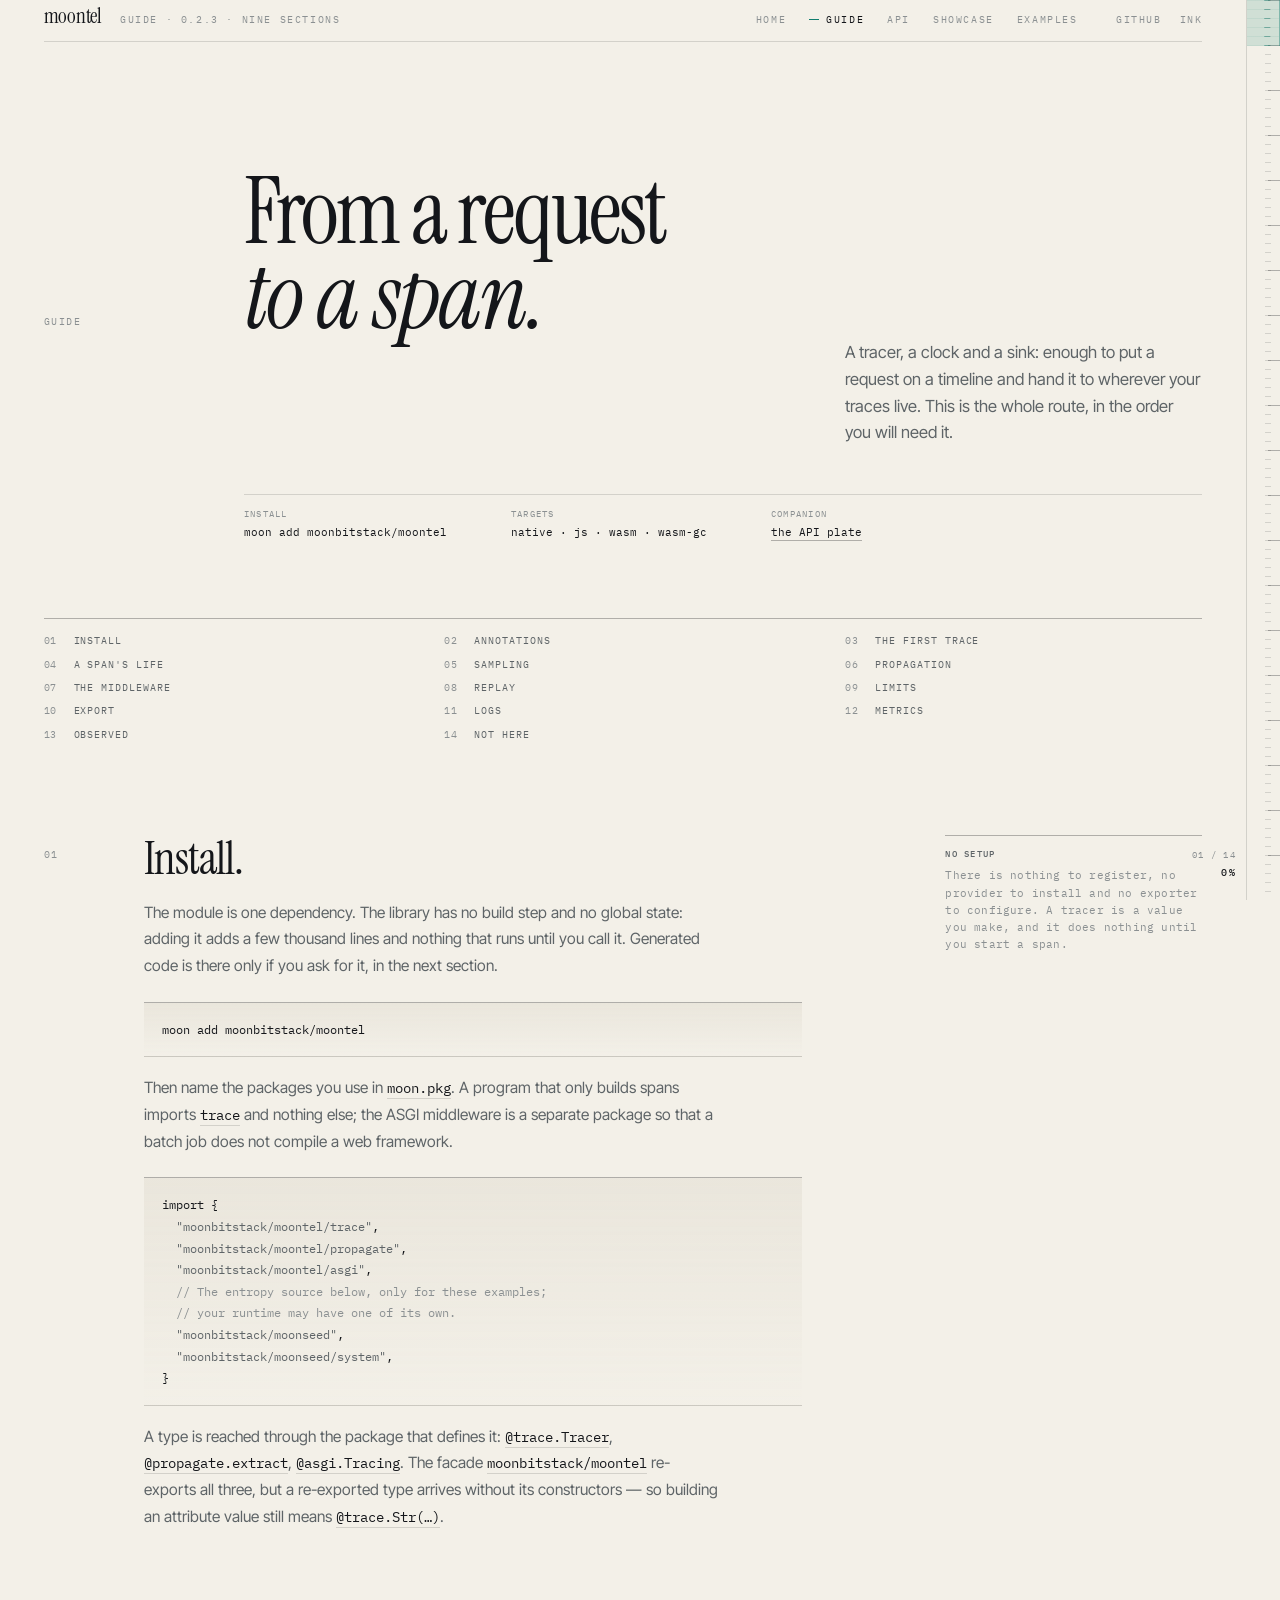
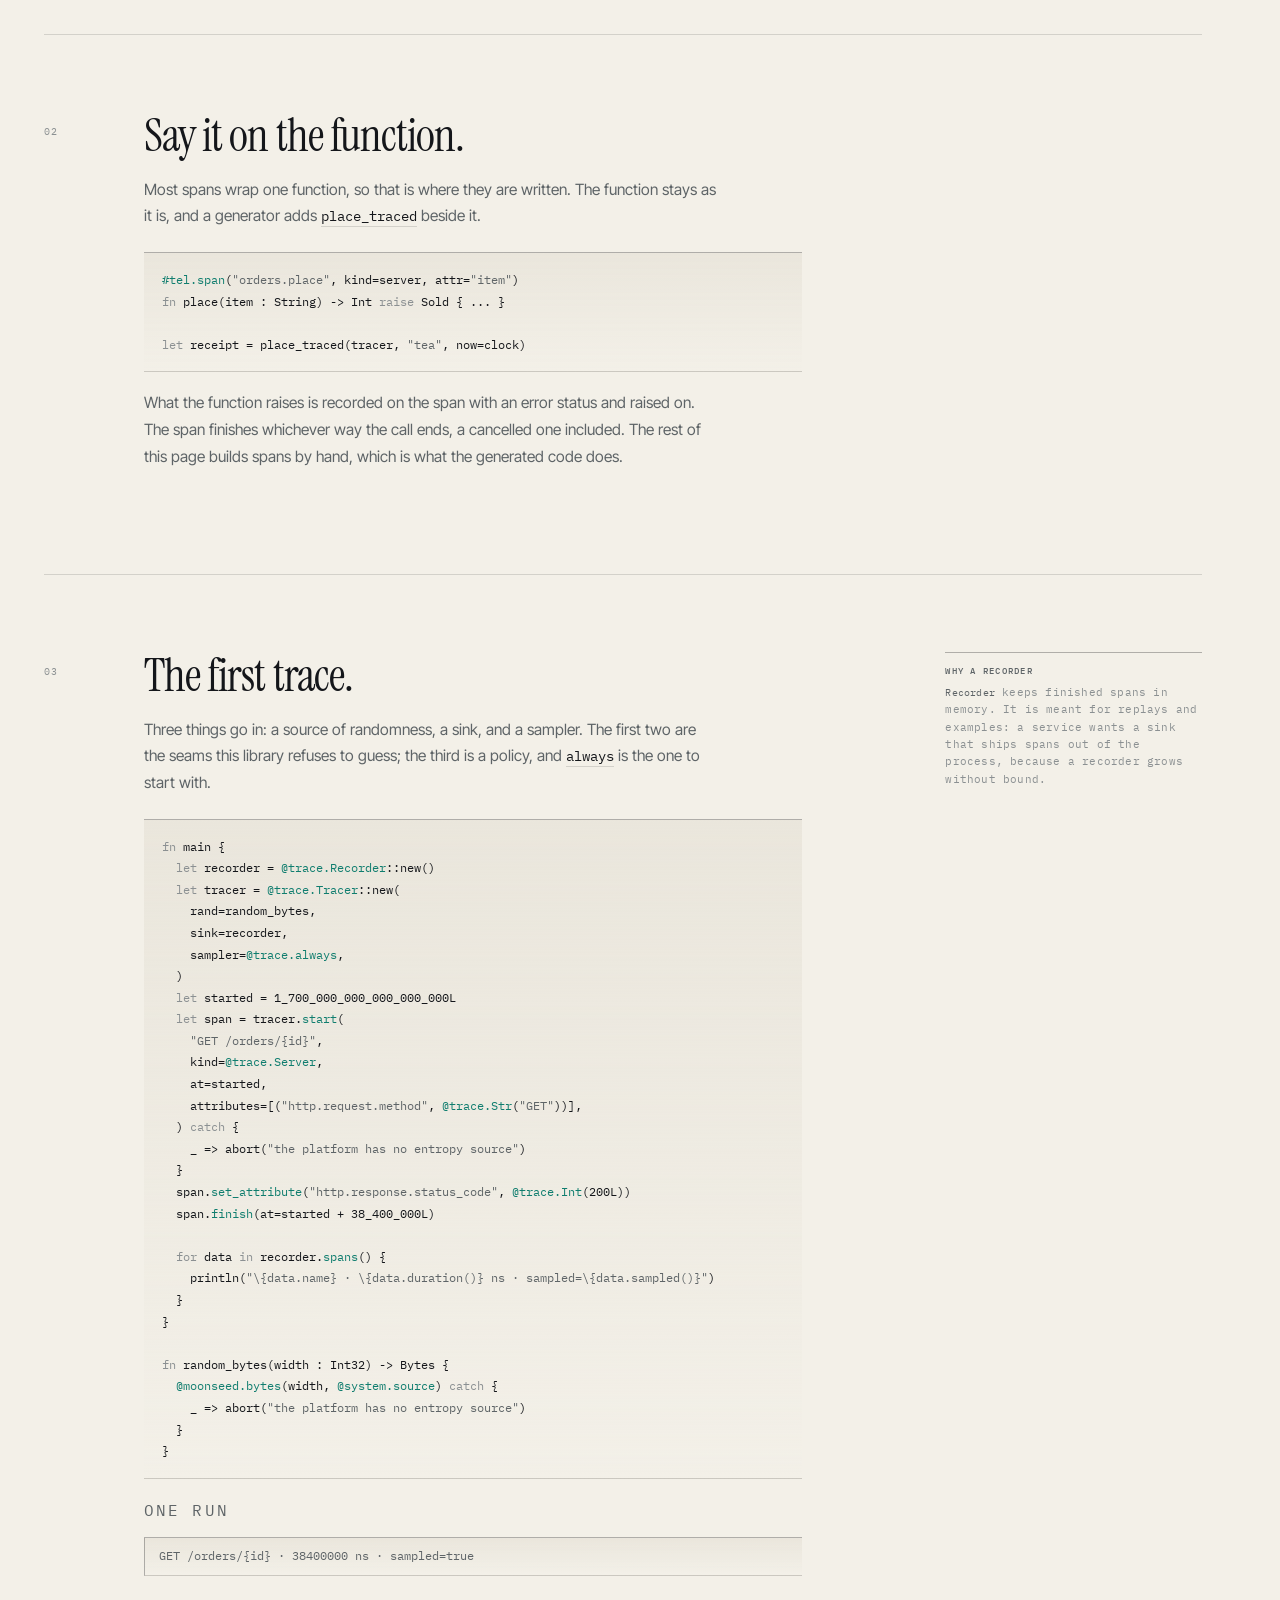
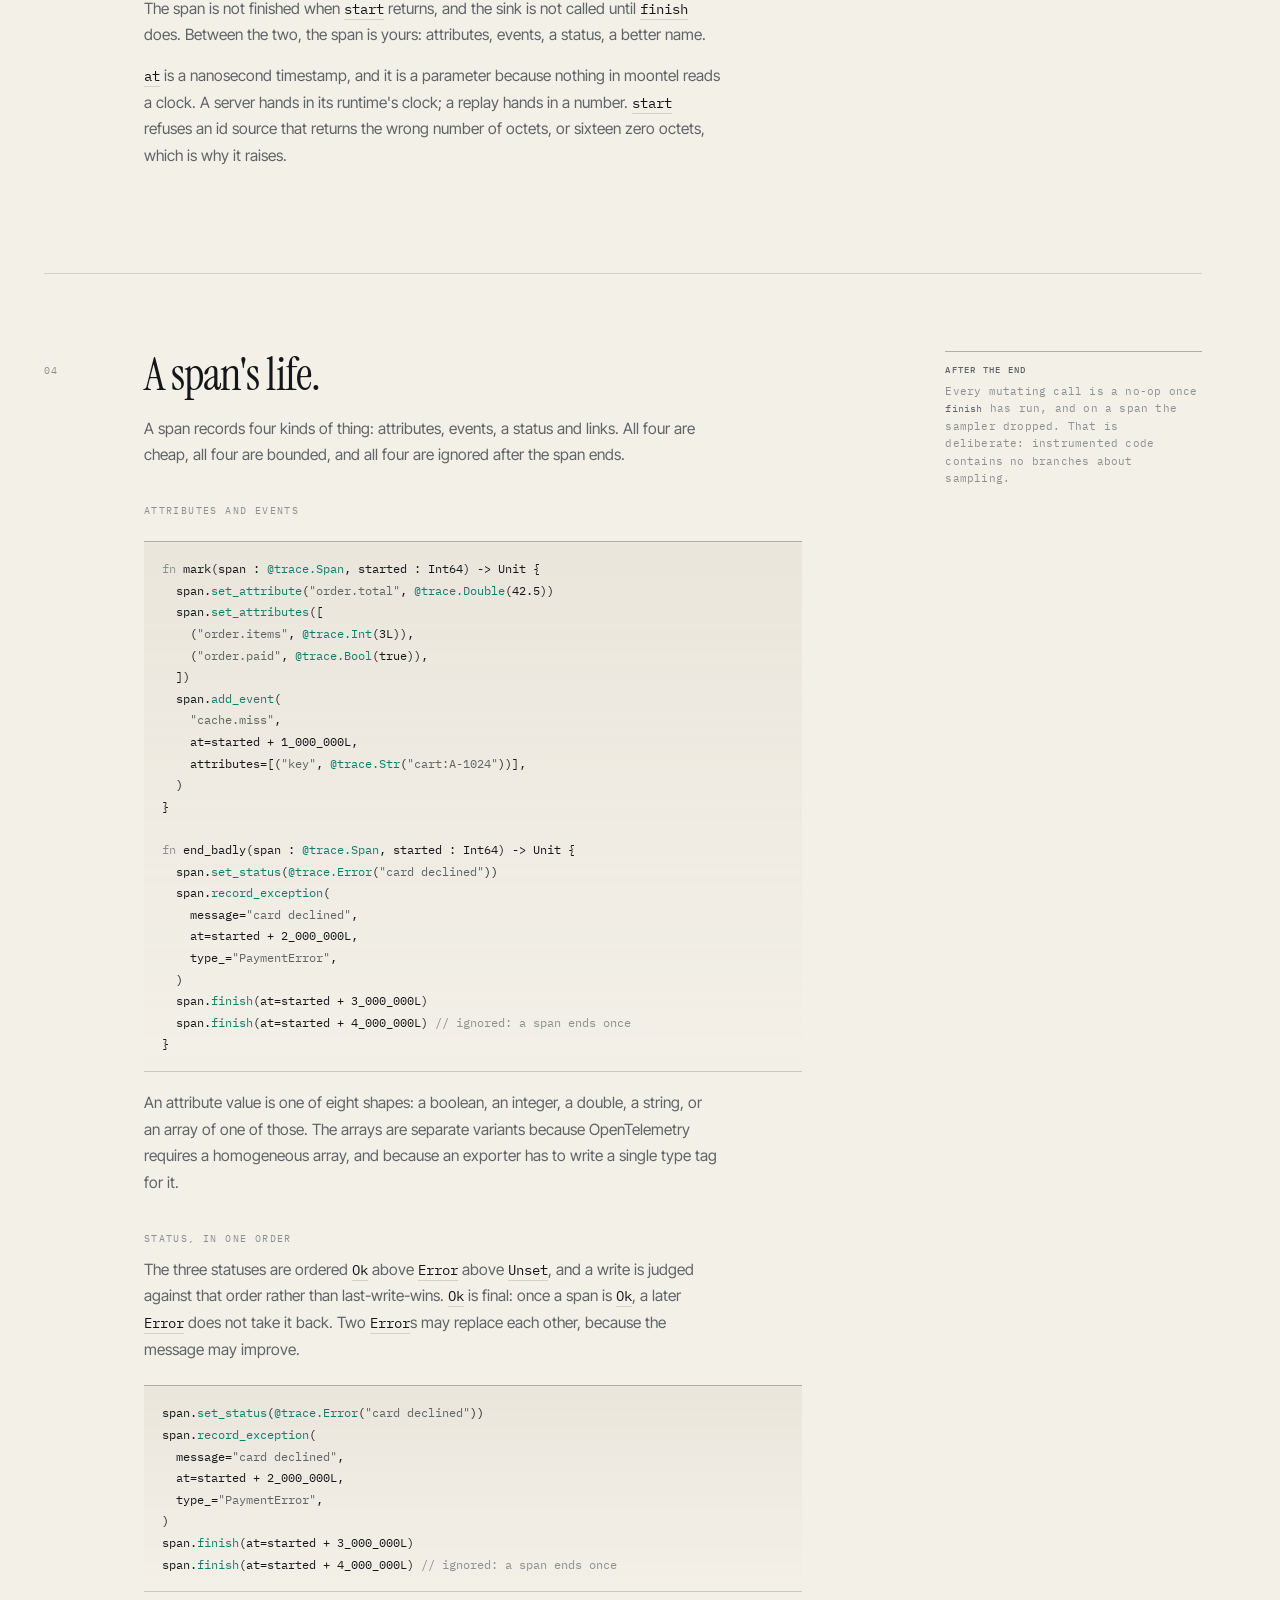
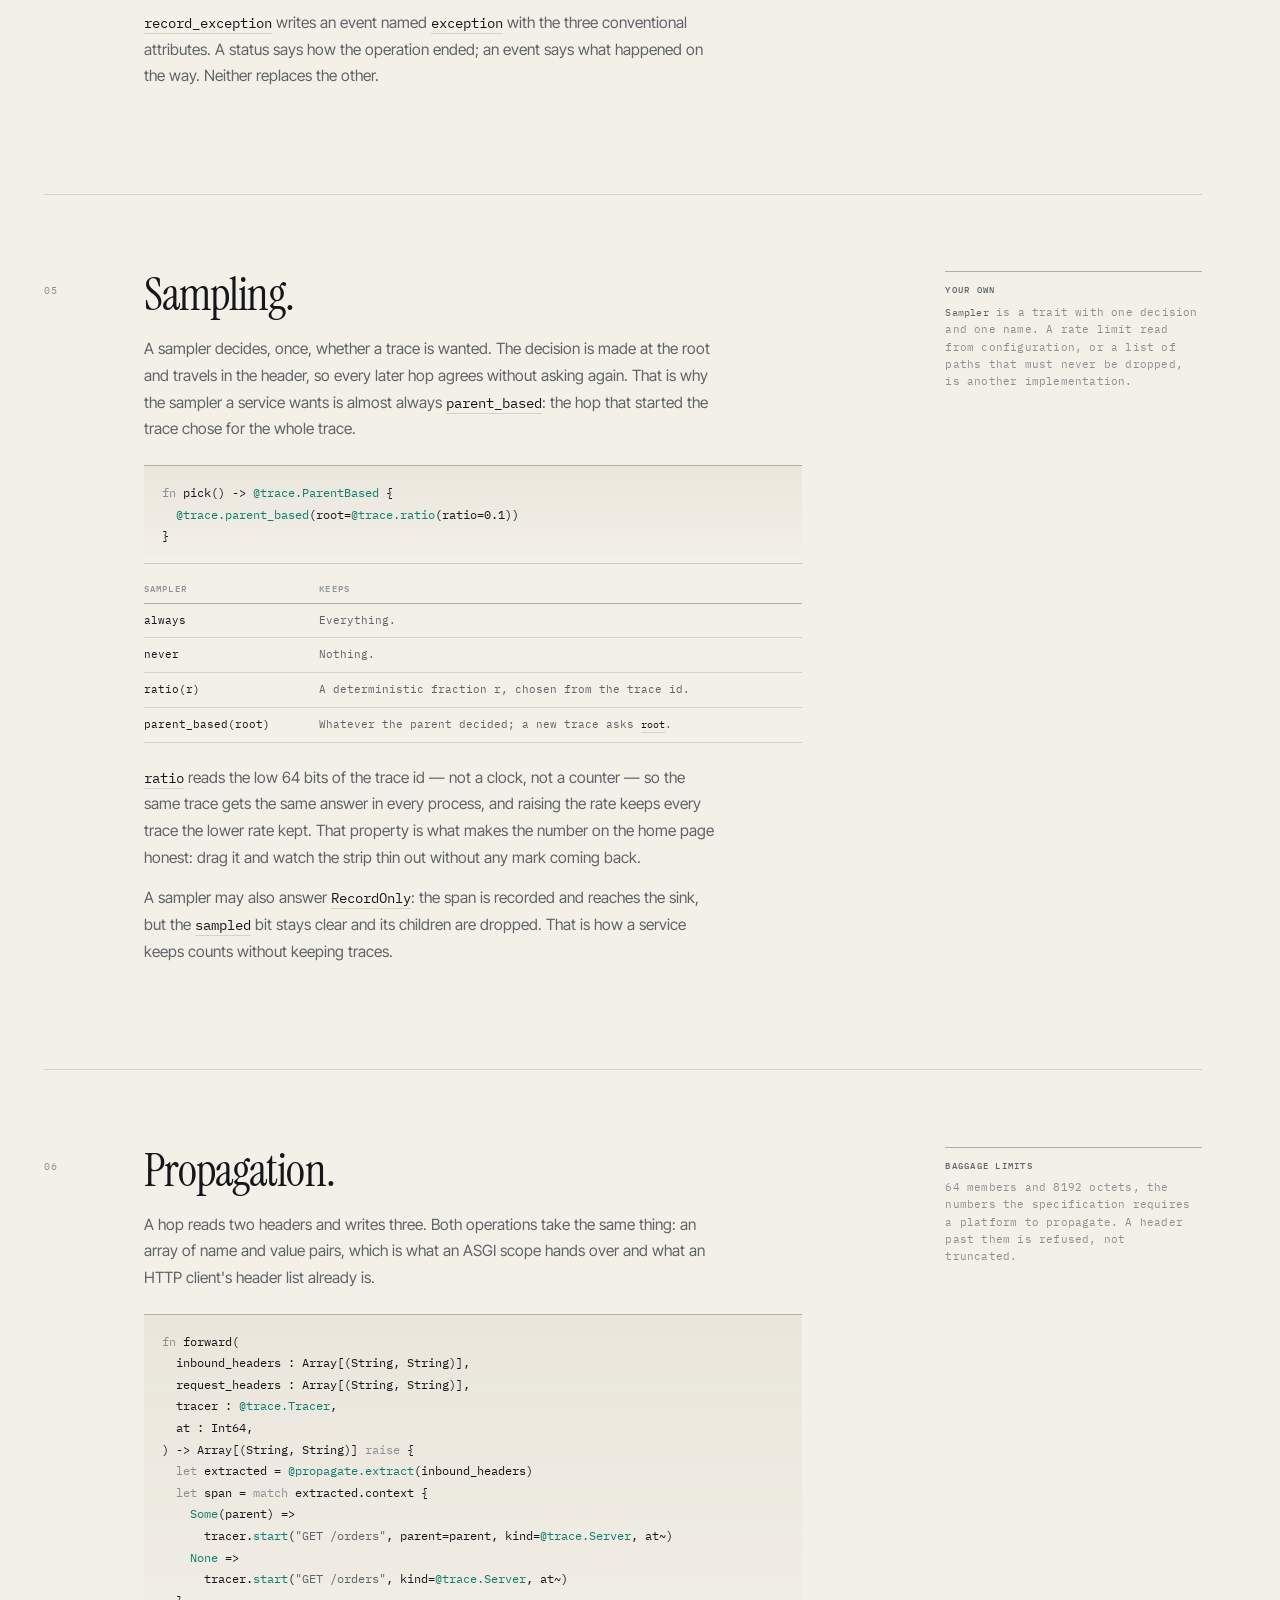
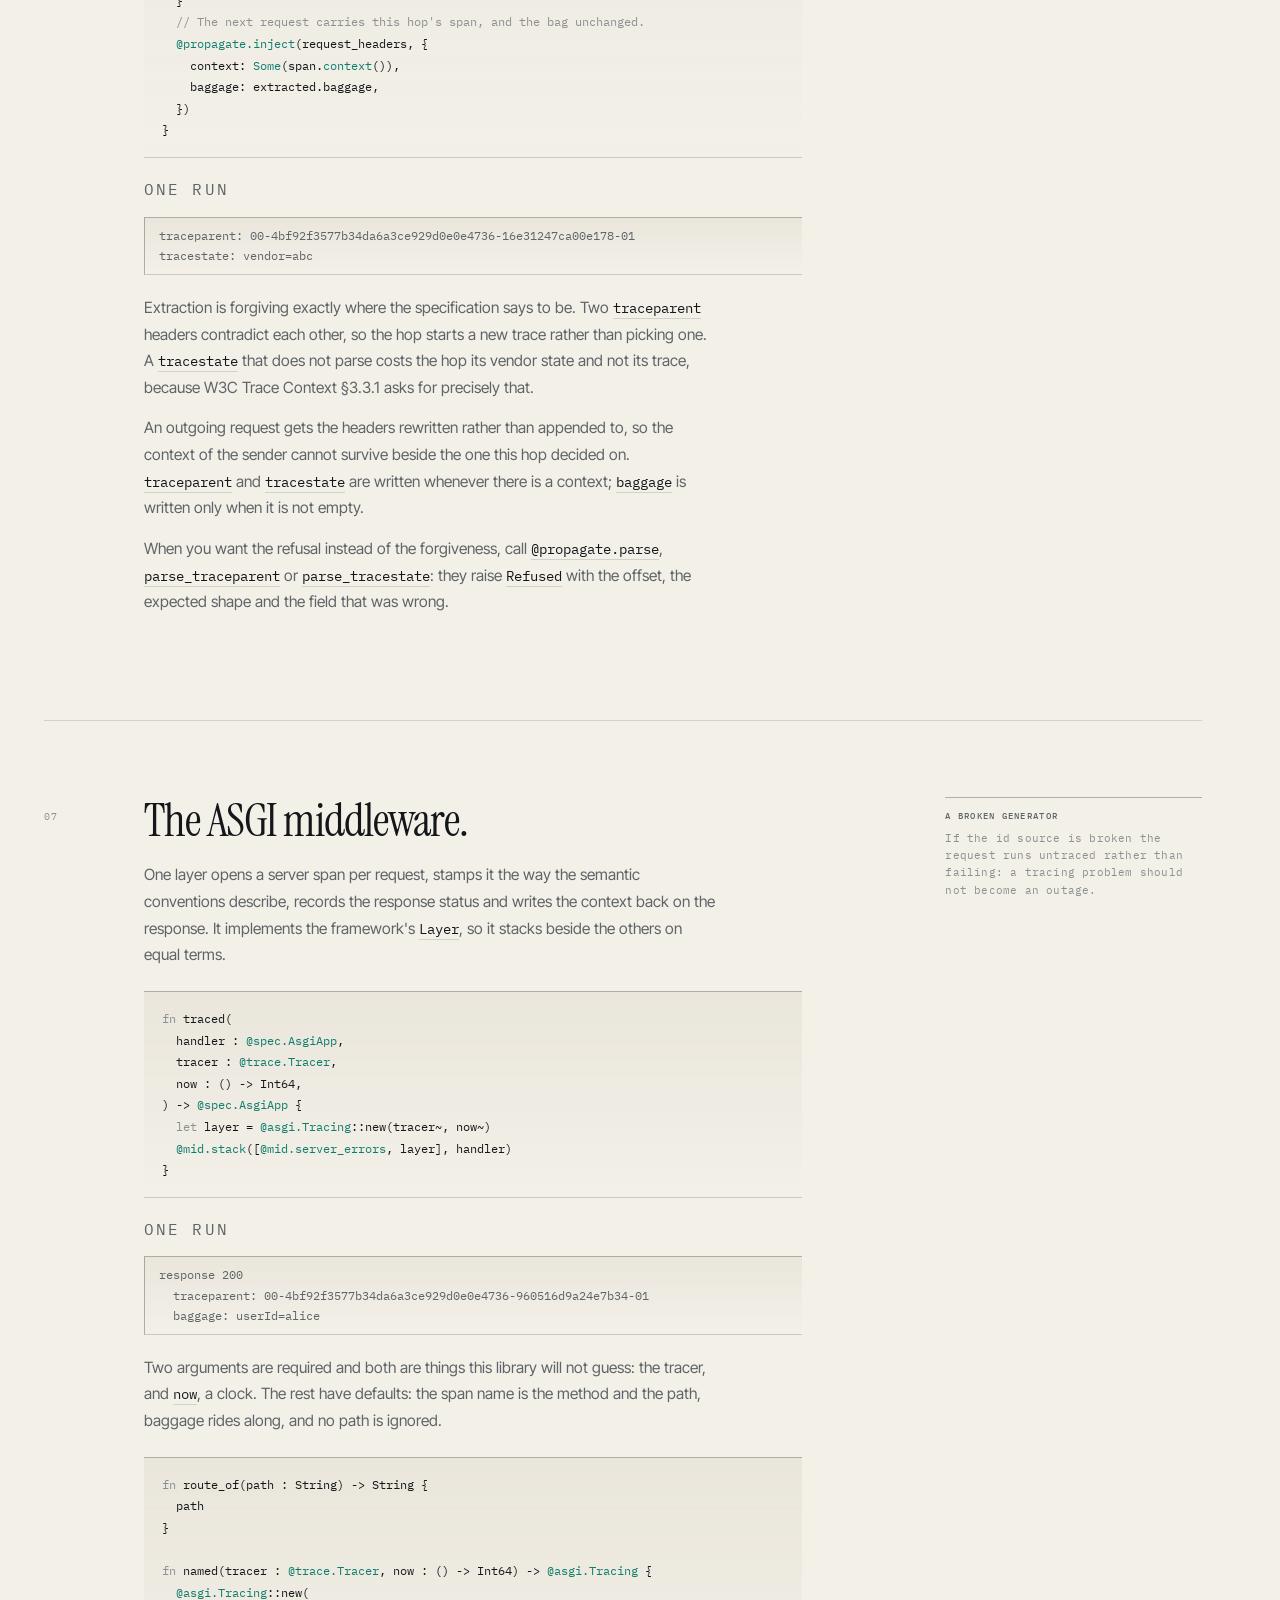
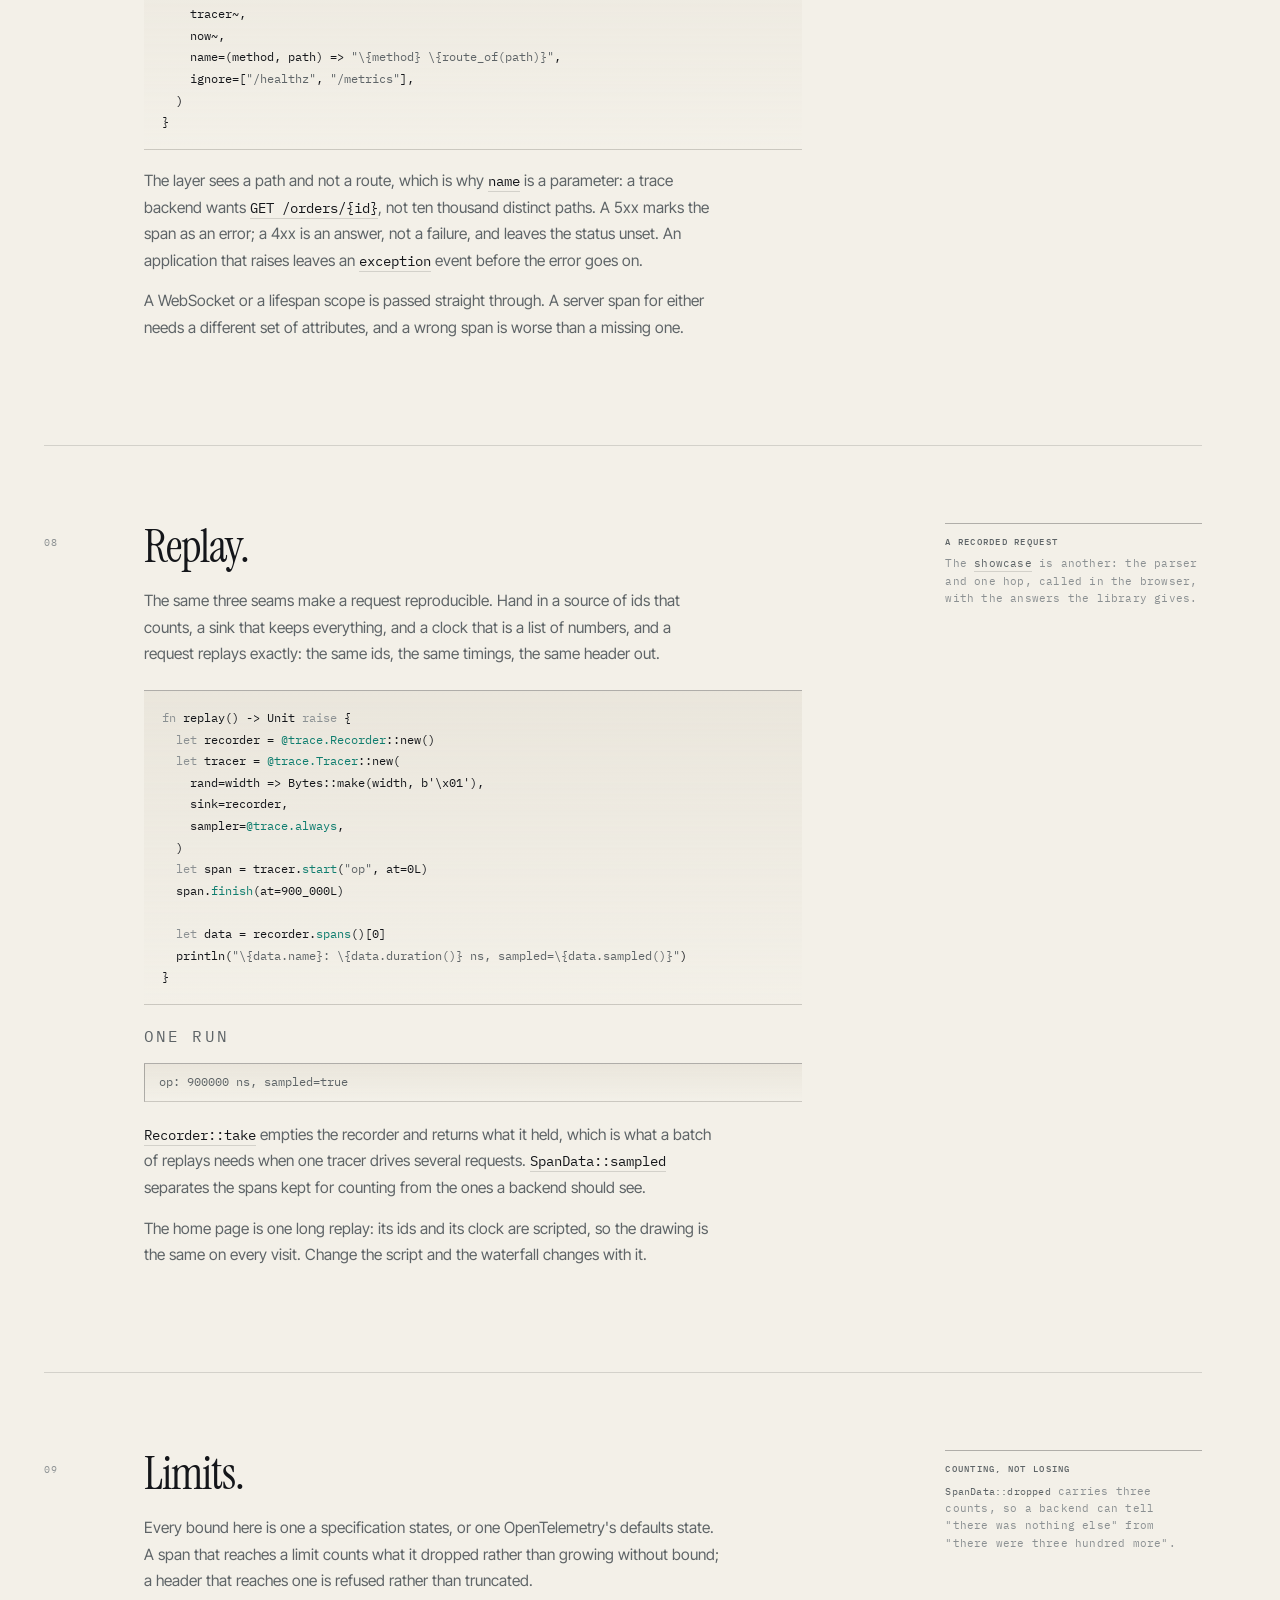
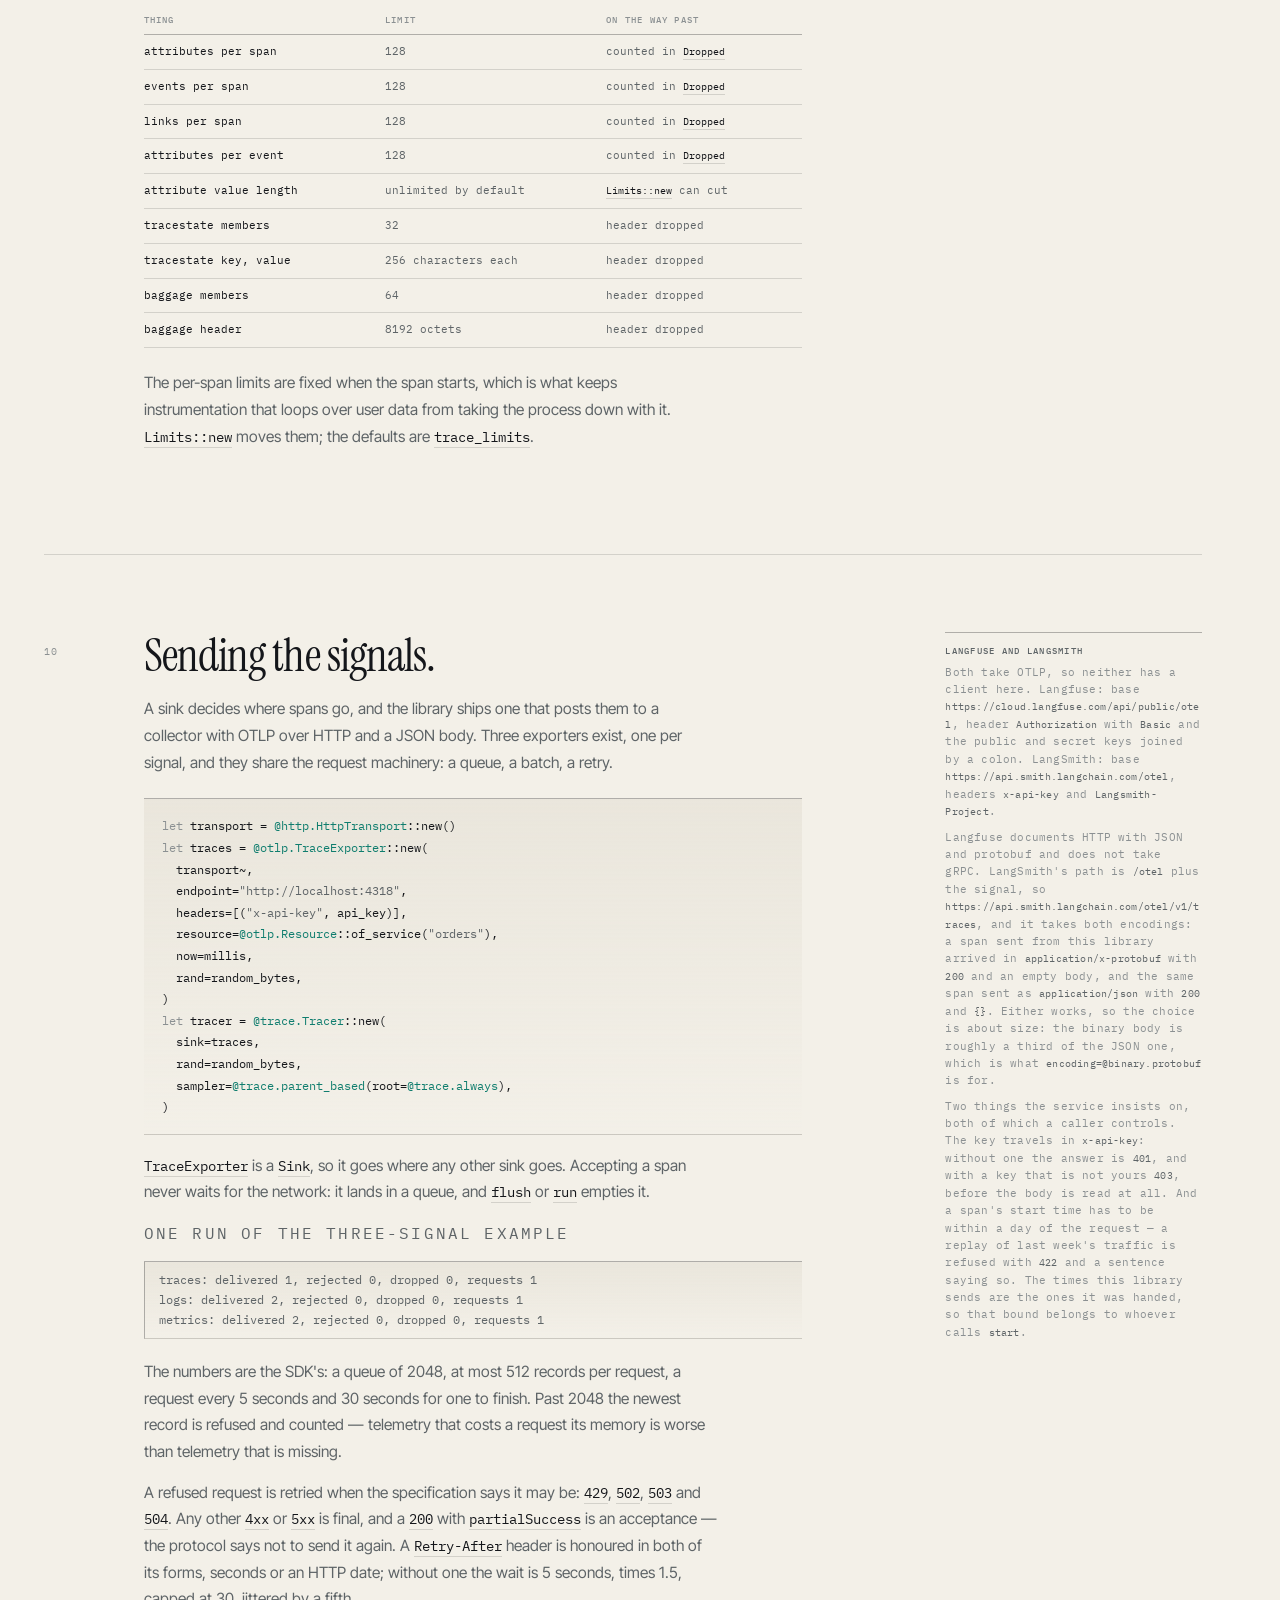
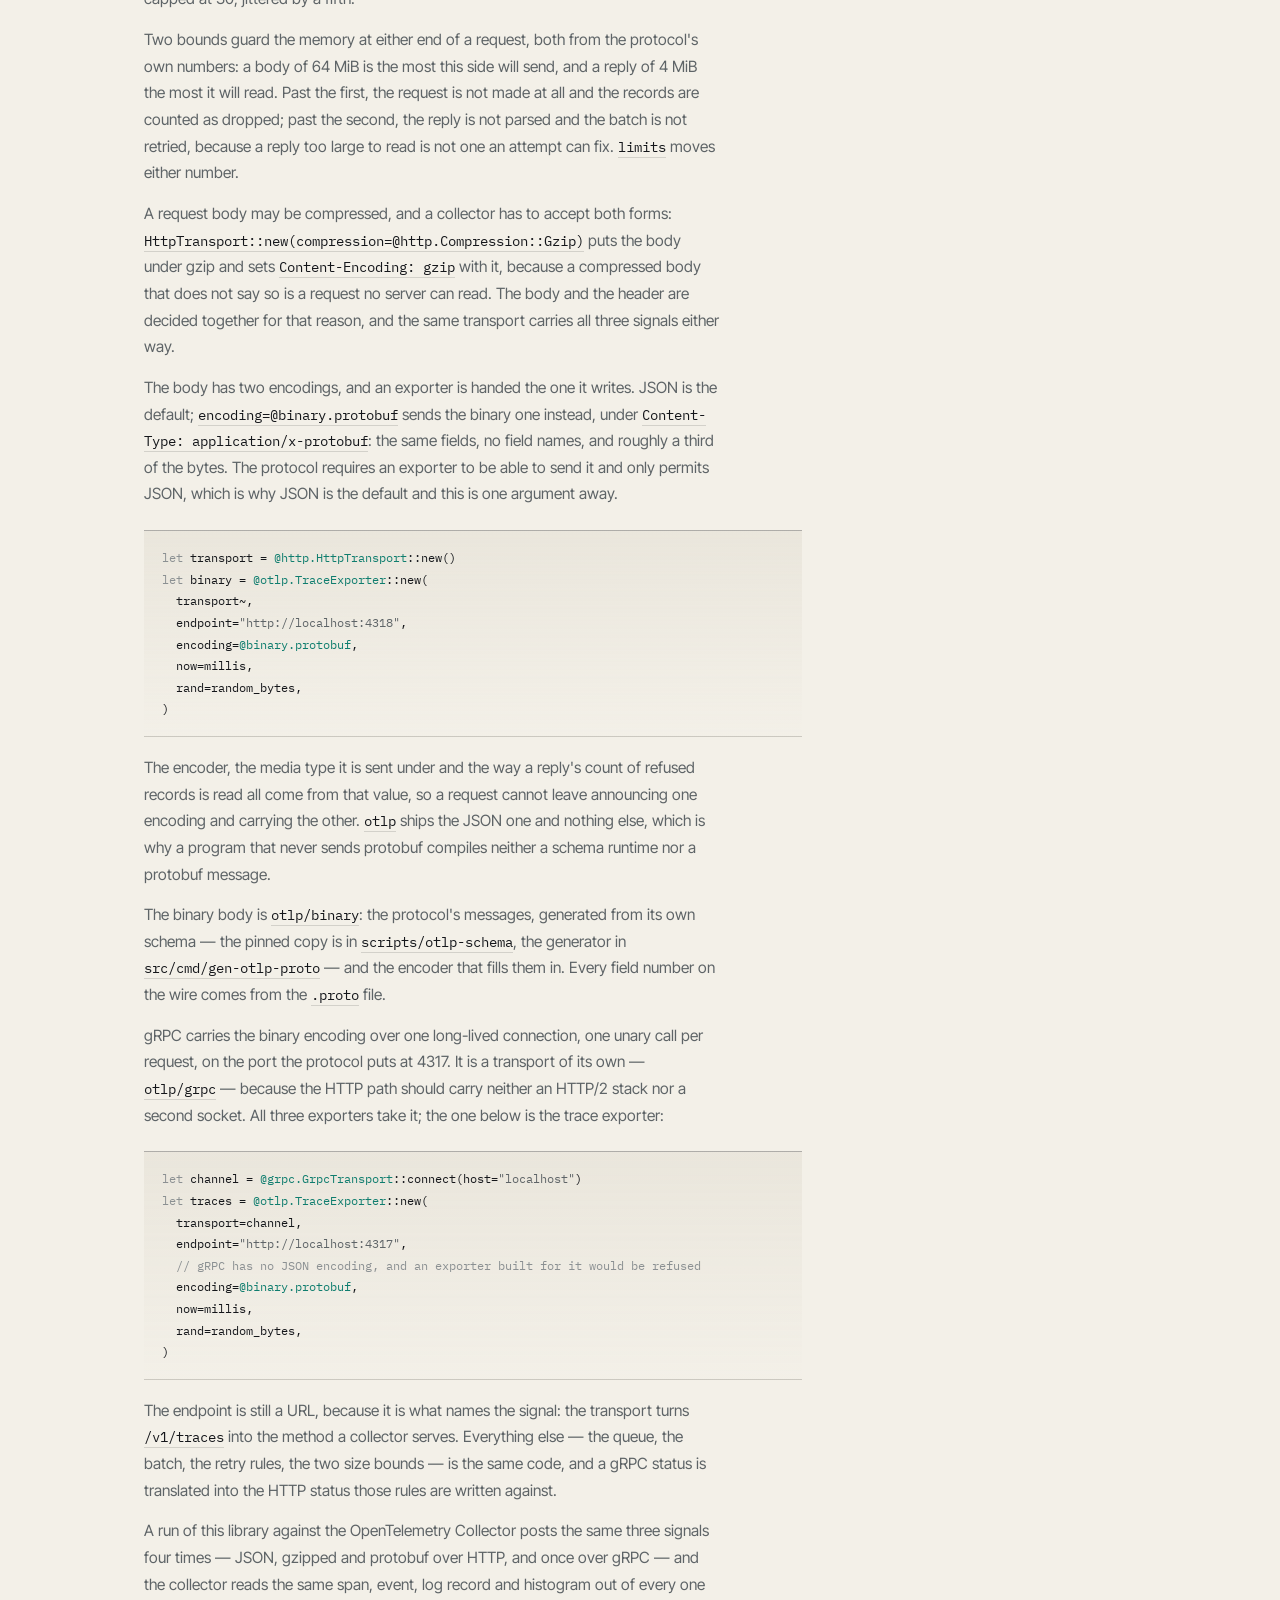
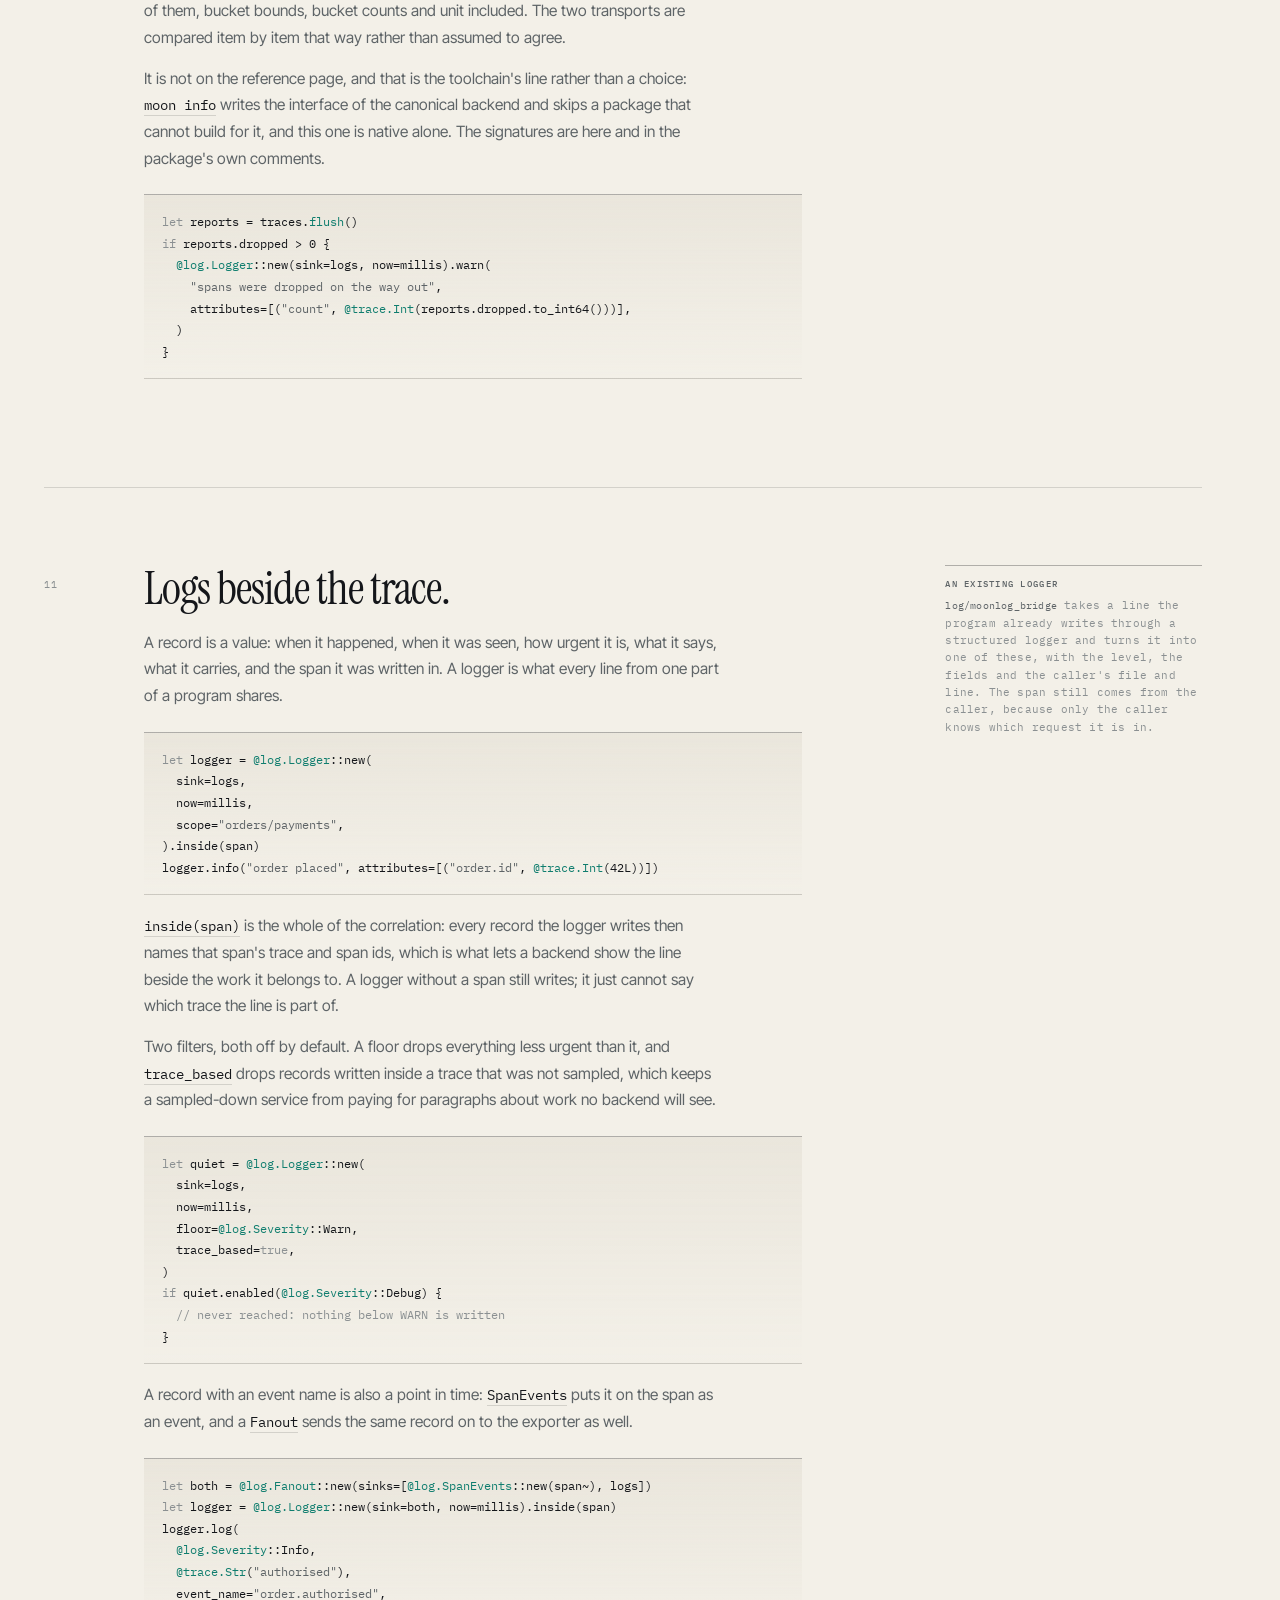
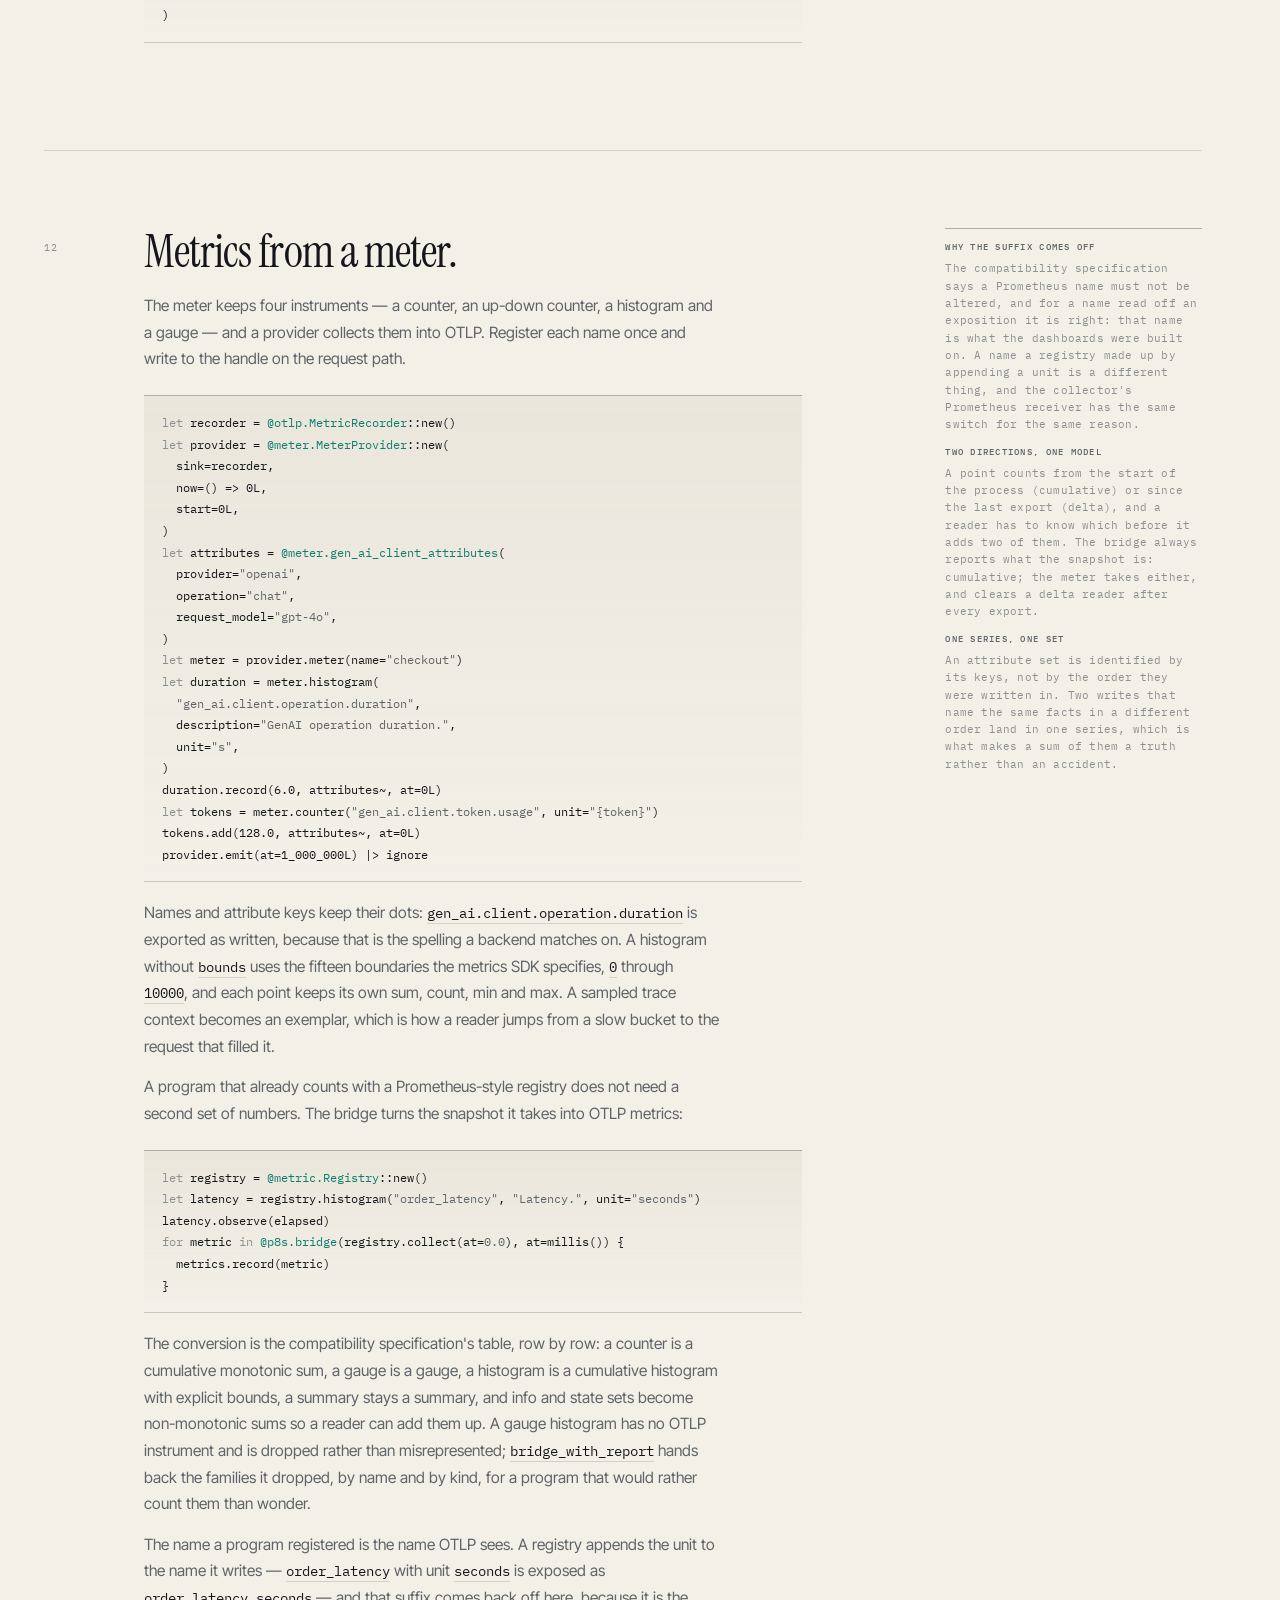
<file: docs/guide.html>
<!doctype html>
<html lang="en" data-theme="dark">
  <head>
    <meta charset="utf-8" />
    <meta name="viewport" content="width=device-width, initial-scale=1" />
    <title>Guide — moontel</title>
    <meta
      name="description"
      content="Install moontel, build a first trace, choose a sampler, and carry the context across a service boundary."
    />
    <meta name="color-scheme" content="dark light" />
    <link rel="icon" href="data:image/svg+xml,%3Csvg xmlns='http://www.w3.org/2000/svg' viewBox='0 0 16 16'%3E%3Crect width='16' height='16' fill='%230a0c0e'/%3E%3Cpath d='M2 8h12' stroke='%237fe7d6' stroke-width='1'/%3E%3Cpath d='M6 8v-3M10 8v3' stroke='%23edeae3' stroke-width='1'/%3E%3C/svg%3E" />
    <link rel="preconnect" href="https://fonts.googleapis.com" />
    <link rel="preconnect" href="https://fonts.gstatic.com" crossorigin />
    <link
      href="https://fonts.googleapis.com/css2?family=Instrument+Serif:ital@0;1&family=IBM+Plex+Mono:wght@400;500&family=Inter+Tight:wght@400;500&display=swap"
      rel="stylesheet"
    />
    <link rel="stylesheet" href="style.css" />
    <script src="theme.js"></script>
    <script src="version.js"></script>
  </head>
  <body data-ruler="page">
    <a class="skip" href="#main">Skip to the text</a>

    <div
      class="ruler"
      id="ruler"
      role="scrollbar"
      aria-controls="main"
      aria-orientation="vertical"
      aria-valuemin="0"
      aria-valuemax="100"
      aria-valuenow="0"
      aria-label="Position in the sheet"
      tabindex="0"
    >
      <div class="ruler-thumb" id="ruler-thumb"></div>
    </div>
    <div class="ruler-readout" aria-hidden="true">
      <span id="readout-plate">01 / 10</span>
      <b id="readout-time">0%</b>
    </div>

    <div class="sheet" id="main">
      <header class="topline">
        <span class="brand">
          <a class="wordmark" href="./">moontel</a>
          <span class="marginalia wide-only">Guide · <span data-version>—</span> · nine sections</span>
          <span class="marginalia narrow-only">Guide · <span data-version>—</span></span>
        </span>
        <nav class="nav" aria-label="Sections">
          <a href="./">Home</a>
          <a href="guide.html" aria-current="page">Guide</a>
          <a href="api.html">API</a>
          <a href="showcase.html">Showcase</a>
          <a href="examples.html">Examples</a>
        </nav>
        <span class="toplinks">
          <a class="toplink" href="https://github.com/moonbitstack/moontel">GitHub</a>
          <button class="theme" id="theme" type="button" aria-label="Switch plate">paper</button>
        </span>
      </header>

      <main>
        <section class="page-head">
          <span class="marginalia page-kicker">Guide</span>
          <h1 class="page-title">From a request<br /><em>to a span.</em></h1>
          <p class="page-lede">
            A tracer, a clock and a sink: enough to put a request on a timeline and
            hand it to wherever your traces live. This is the whole route, in the
            order you will need it.
          </p>
          <dl class="page-facts">
            <div><dt>Install</dt><dd>moon add moonbitstack/moontel</dd></div>
            <div><dt>Targets</dt><dd>native · js · wasm · wasm-gc</dd></div>
            <div><dt>Companion</dt><dd><a href="api.html">the API plate</a></dd></div>
          </dl>
        </section>

        <nav class="doc-toc" aria-label="Contents">
          <a href="#install"><span>01</span>Install</a>
          <a href="#annotations"><span>02</span>Annotations</a>
          <a href="#first-trace"><span>03</span>The first trace</a>
          <a href="#span-life"><span>04</span>A span's life</a>
          <a href="#sampling"><span>05</span>Sampling</a>
          <a href="#propagation"><span>06</span>Propagation</a>
          <a href="#asgi"><span>07</span>The middleware</a>
          <a href="#replay"><span>08</span>Replay</a>
          <a href="#limits"><span>09</span>Limits</a>
          <a href="#export"><span>10</span>Export</a>
          <a href="#logs"><span>11</span>Logs</a>
          <a href="#metrics"><span>12</span>Metrics</a>
          <a href="#observed"><span>13</span>Observed</a>
          <a href="#absent"><span>14</span>Not here</a>
        </nav>

        <section class="doc-section" id="install" data-ruler-section="Install">
          <div class="doc-mark"><span class="plate-no">01</span></div>
          <div class="doc-body">
            <h2>Install.</h2>
            <p>
              The module is one dependency. The library has no build step and no
              global state: adding it adds a few thousand lines and nothing that runs
              until you call it. Generated code is there only if you ask for it, in the
              next section.
            </p>
<pre><code>moon add moonbitstack/moontel</code></pre>
            <p>
              Then name the packages you use in <code>moon.pkg</code>. A program that
              only builds spans imports <code>trace</code> and nothing else; the ASGI
              middleware is a separate package so that a batch job does not compile a
              web framework.
            </p>
<pre><code>import {
  <span class="s">"moonbitstack/moontel/trace"</span>,
  <span class="s">"moonbitstack/moontel/propagate"</span>,
  <span class="s">"moonbitstack/moontel/asgi"</span>,
  <span class="c">// The entropy source below, only for these examples;</span>
  <span class="c">// your runtime may have one of its own.</span>
  <span class="s">"moonbitstack/moonseed"</span>,
  <span class="s">"moonbitstack/moonseed/system"</span>,
}</code></pre>
            <p>
              A type is reached through the package that defines it:
              <code>@trace.Tracer</code>, <code>@propagate.extract</code>,
              <code>@asgi.Tracing</code>. The facade <code>moonbitstack/moontel</code>
              re-exports all three, but a re-exported type arrives without its
              constructors — so building an attribute value still means
              <code>@trace.Str(…)</code>.
            </p>
          </div>
          <aside class="doc-aside">
            <b>No setup</b>
            <p>
              There is nothing to register, no provider to install and no exporter
              to configure. A tracer is a value you make, and it does nothing until
              you start a span.
            </p>
          </aside>
        </section>

        <section class="doc-section" id="annotations" data-ruler-section="Annotations">
          <div class="doc-mark"><span class="plate-no">02</span></div>
          <div class="doc-body">
            <h2>Say it on the function.</h2>
            <p>
              Most spans wrap one function, so that is where they are written. The
              function stays as it is, and a generator adds
              <code>place_traced</code> beside it.
            </p>
            <!-- nocheck: a fragment, not a program -->
            <pre><code><span class="a">#tel.span</span>(<span class="s">"orders.place"</span>, kind=server, attr=<span class="s">"item"</span>)
<span class="k">fn</span> place(item : String) -&gt; Int <span class="k">raise</span> Sold { ... }

<span class="k">let</span> receipt = place_traced(tracer, <span class="s">"tea"</span>, now=clock)</code></pre>
            <p>
              What the function raises is recorded on the span with an error status and
              raised on. The span finishes whichever way the call ends, a cancelled one
              included. The rest of this page builds spans by hand, which is what the
              generated code does.
            </p>
          </div>
        </section>

        <section class="doc-section" id="first-trace" data-ruler-section="First trace">
          <div class="doc-mark"><span class="plate-no">03</span></div>
          <div class="doc-body">
            <h2>The first trace.</h2>
            <p>
              Three things go in: a source of randomness, a sink, and a sampler. The
              first two are the seams this library refuses to guess; the third is a
              policy, and <code>always</code> is the one to start with.
            </p>
<pre><code><span class="k">fn</span> main {
  <span class="k">let</span> recorder = <span class="a">@trace.Recorder</span>::new()
  <span class="k">let</span> tracer = <span class="a">@trace.Tracer</span>::new(
    rand=random_bytes,
    sink=recorder,
    sampler=<span class="a">@trace.always</span>,
  )
  <span class="k">let</span> started = 1_700_000_000_000_000_000L
  <span class="k">let</span> span = tracer.<span class="a">start</span>(
    <span class="s">"GET /orders/{id}"</span>,
    kind=<span class="a">@trace.Server</span>,
    at=started,
    attributes=[(<span class="s">"http.request.method"</span>, <span class="a">@trace.Str</span>(<span class="s">"GET"</span>))],
  ) <span class="k">catch</span> {
    _ =&gt; abort(<span class="s">"the platform has no entropy source"</span>)
  }
  span.<span class="a">set_attribute</span>(<span class="s">"http.response.status_code"</span>, <span class="a">@trace.Int</span>(200L))
  span.<span class="a">finish</span>(at=started + 38_400_000L)

  <span class="k">for</span> data <span class="k">in</span> recorder.<span class="a">spans</span>() {
    println(<span class="s">"\{data.name} · \{data.duration()} ns · sampled=\{data.sampled()}"</span>)
  }
}

<span class="k">fn</span> random_bytes(width : Int32) -&gt; Bytes {
  <span class="a">@moonseed.bytes</span>(width, <span class="a">@system.source</span>) <span class="k">catch</span> {
    _ =&gt; abort(<span class="s">"the platform has no entropy source"</span>)
  }
}</code></pre>
            <p class="output-label">One run</p>
            <pre class="output">GET /orders/{id} · 38400000 ns · sampled=true</pre>
            <p>
              The span is not finished when <code>start</code> returns, and the sink
              is not called until <code>finish</code> does. Between the two, the span
              is yours: attributes, events, a status, a better name.
            </p>
            <p>
              <code>at</code> is a nanosecond timestamp, and it is a parameter
              because nothing in moontel reads a clock. A server hands in its runtime's
              clock; a replay hands in a number. <code>start</code> refuses an id source
              that returns the wrong number of octets, or sixteen zero octets, which is
              why it raises.
            </p>
          </div>
          <aside class="doc-aside">
            <b>Why a recorder</b>
            <p>
              <code>Recorder</code> keeps finished spans in memory. It is meant for
              replays and examples: a service wants a sink that ships spans out of the
              process, because a recorder grows without bound.
            </p>
          </aside>
        </section>

        <section class="doc-section" id="span-life" data-ruler-section="A span's life">
          <div class="doc-mark"><span class="plate-no">04</span></div>
          <div class="doc-body">
            <h2>A span's life.</h2>
            <p>
              A span records four kinds of thing: attributes, events, a status and
              links. All four are cheap, all four are bounded, and all four are ignored
              after the span ends.
            </p>
            <h3>Attributes and events</h3>
<pre><code><span class="k">fn</span> mark(span : <span class="a">@trace.Span</span>, started : Int64) -&gt; Unit {
  span.<span class="a">set_attribute</span>(<span class="s">"order.total"</span>, <span class="a">@trace.Double</span>(42.5))
  span.<span class="a">set_attributes</span>([
    (<span class="s">"order.items"</span>, <span class="a">@trace.Int</span>(3L)),
    (<span class="s">"order.paid"</span>, <span class="a">@trace.Bool</span>(true)),
  ])
  span.<span class="a">add_event</span>(
    <span class="s">"cache.miss"</span>,
    at=started + 1_000_000L,
    attributes=[(<span class="s">"key"</span>, <span class="a">@trace.Str</span>(<span class="s">"cart:A-1024"</span>))],
  )
}

<span class="k">fn</span> end_badly(span : <span class="a">@trace.Span</span>, started : Int64) -&gt; Unit {
  span.<span class="a">set_status</span>(<span class="a">@trace.Error</span>(<span class="s">"card declined"</span>))
  span.<span class="a">record_exception</span>(
    message=<span class="s">"card declined"</span>,
    at=started + 2_000_000L,
    type_=<span class="s">"PaymentError"</span>,
  )
  span.<span class="a">finish</span>(at=started + 3_000_000L)
  span.<span class="a">finish</span>(at=started + 4_000_000L) <span class="c">// ignored: a span ends once</span>
}</code></pre>
            <p>
              An attribute value is one of eight shapes: a boolean, an integer, a
              double, a string, or an array of one of those. The arrays are separate
              variants because OpenTelemetry requires a homogeneous array, and because
              an exporter has to write a single type tag for it.
            </p>
            <h3>Status, in one order</h3>
            <p>
              The three statuses are ordered <code>Ok</code> above <code>Error</code>
              above <code>Unset</code>, and a write is judged against that order rather
              than last-write-wins. <code>Ok</code> is final: once a span is
              <code>Ok</code>, a later <code>Error</code> does not take it back. Two
              <code>Error</code>s may replace each other, because the message may
              improve.
            </p>
<pre><code>span.<span class="a">set_status</span>(<span class="a">@trace.Error</span>(<span class="s">"card declined"</span>))
span.<span class="a">record_exception</span>(
  message=<span class="s">"card declined"</span>,
  at=started + 2_000_000L,
  type_=<span class="s">"PaymentError"</span>,
)
span.<span class="a">finish</span>(at=started + 3_000_000L)
span.<span class="a">finish</span>(at=started + 4_000_000L) <span class="c">// ignored: a span ends once</span></code></pre>
            <p>
              <code>record_exception</code> writes an event named
              <code>exception</code> with the three conventional attributes. A status
              says how the operation ended; an event says what happened on the way.
              Neither replaces the other.
            </p>
          </div>
          <aside class="doc-aside">
            <b>After the end</b>
            <p>
              Every mutating call is a no-op once <code>finish</code> has run, and on a
              span the sampler dropped. That is deliberate: instrumented code contains
              no branches about sampling.
            </p>
          </aside>
        </section>

        <section class="doc-section" id="sampling" data-ruler-section="Sampling">
          <div class="doc-mark"><span class="plate-no">05</span></div>
          <div class="doc-body">
            <h2>Sampling.</h2>
            <p>
              A sampler decides, once, whether a trace is wanted. The decision is made
              at the root and travels in the header, so every later hop agrees without
              asking again. That is why the sampler a service wants is almost always
              <code>parent_based</code>: the hop that started the trace chose for the
              whole trace.
            </p>
<pre><code><span class="k">fn</span> pick() -&gt; <span class="a">@trace.ParentBased</span> {
  <span class="a">@trace.parent_based</span>(root=<span class="a">@trace.ratio</span>(ratio=0.1))
}</code></pre>
            <table class="table">
              <thead>
                <tr><th>Sampler</th><th>Keeps</th></tr>
              </thead>
              <tbody>
                <tr><td>always</td><td>Everything.</td></tr>
                <tr><td>never</td><td>Nothing.</td></tr>
                <tr><td>ratio(r)</td><td>A deterministic fraction r, chosen from the trace id.</td></tr>
                <tr><td>parent_based(root)</td><td>Whatever the parent decided; a new trace asks <code>root</code>.</td></tr>
              </tbody>
            </table>
            <p>
              <code>ratio</code> reads the low 64 bits of the trace id — not a clock,
              not a counter — so the same trace gets the same answer in every process,
              and raising the rate keeps every trace the lower rate kept. That property
              is what makes the number on the home page honest: drag it and watch the
              strip thin out without any mark coming back.
            </p>
            <p>
              A sampler may also answer <code>RecordOnly</code>: the span is recorded
              and reaches the sink, but the <code>sampled</code> bit stays clear and its
              children are dropped. That is how a service keeps counts without keeping
              traces.
            </p>
          </div>
          <aside class="doc-aside">
            <b>Your own</b>
            <p>
              <code>Sampler</code> is a trait with one decision and one name. A rate
              limit read from configuration, or a list of paths that must never be
              dropped, is another implementation.
            </p>
          </aside>
        </section>

        <section class="doc-section" id="propagation" data-ruler-section="Propagation">
          <div class="doc-mark"><span class="plate-no">06</span></div>
          <div class="doc-body">
            <h2>Propagation.</h2>
            <p>
              A hop reads two headers and writes three. Both operations take the same
              thing: an array of name and value pairs, which is what an ASGI scope
              hands over and what an HTTP client's header list already is.
            </p>
<pre><code><span class="k">fn</span> forward(
  inbound_headers : Array[(String, String)],
  request_headers : Array[(String, String)],
  tracer : <span class="a">@trace.Tracer</span>,
  at : Int64,
) -&gt; Array[(String, String)] <span class="k">raise</span> {
  <span class="k">let</span> extracted = <span class="a">@propagate.extract</span>(inbound_headers)
  <span class="k">let</span> span = <span class="k">match</span> extracted.context {
    <span class="a">Some</span>(parent) =&gt;
      tracer.<span class="a">start</span>(<span class="s">"GET /orders"</span>, parent=parent, kind=<span class="a">@trace.Server</span>, at~)
    <span class="a">None</span> =&gt;
      tracer.<span class="a">start</span>(<span class="s">"GET /orders"</span>, kind=<span class="a">@trace.Server</span>, at~)
  }
  <span class="c">// The next request carries this hop's span, and the bag unchanged.</span>
  <span class="a">@propagate.inject</span>(request_headers, {
    context: <span class="a">Some</span>(span.<span class="a">context</span>()),
    baggage: extracted.baggage,
  })
}</code></pre>
            <p class="output-label">One run</p>
            <pre class="output">traceparent: 00-4bf92f3577b34da6a3ce929d0e0e4736-16e31247ca00e178-01
tracestate: vendor=abc</pre>
            <p>
              Extraction is forgiving exactly where the specification says to be. Two
              <code>traceparent</code> headers contradict each other, so the hop starts
              a new trace rather than picking one. A <code>tracestate</code> that does
              not parse costs the hop its vendor state and not its trace, because W3C
              Trace Context §3.3.1 asks for precisely that.
            </p>
            <p>
              An outgoing request gets the headers rewritten rather than appended to,
              so the context of the sender cannot survive beside the one this hop
              decided on. <code>traceparent</code> and <code>tracestate</code> are
              written whenever there is a context; <code>baggage</code> is written only
              when it is not empty.
            </p>
            <p>
              When you want the refusal instead of the forgiveness, call
              <code>@propagate.parse</code>, <code>parse_traceparent</code> or
              <code>parse_tracestate</code>: they raise <code>Refused</code> with the
              offset, the expected shape and the field that was wrong.
            </p>
          </div>
          <aside class="doc-aside">
            <b>Baggage limits</b>
            <p>
              64 members and 8192 octets, the numbers the specification requires a
              platform to propagate. A header past them is refused, not truncated.
            </p>
          </aside>
        </section>

        <section class="doc-section" id="asgi" data-ruler-section="ASGI">
          <div class="doc-mark"><span class="plate-no">07</span></div>
          <div class="doc-body">
            <h2>The ASGI middleware.</h2>
            <p>
              One layer opens a server span per request, stamps it the way the semantic
              conventions describe, records the response status and writes the context
              back on the response. It implements the framework's <code>Layer</code>, so
              it stacks beside the others on equal terms.
            </p>
<pre><code><span class="k">fn</span> traced(
  handler : <span class="a">@spec.AsgiApp</span>,
  tracer : <span class="a">@trace.Tracer</span>,
  now : () -&gt; Int64,
) -&gt; <span class="a">@spec.AsgiApp</span> {
  <span class="k">let</span> layer = <span class="a">@asgi.Tracing</span>::new(tracer~, now~)
  <span class="a">@mid.stack</span>([<span class="a">@mid.server_errors</span>, layer], handler)
}</code></pre>
            <p class="output-label">One run</p>
            <pre class="output">response 200
  traceparent: 00-4bf92f3577b34da6a3ce929d0e0e4736-960516d9a24e7b34-01
  baggage: userId=alice</pre>
            <p>
              Two arguments are required and both are things this library will not
              guess: the tracer, and <code>now</code>, a clock. The rest have defaults:
              the span name is the method and the path, baggage rides along, and no
              path is ignored.
            </p>
<pre><code><span class="k">fn</span> route_of(path : String) -&gt; String {
  path
}

<span class="k">fn</span> named(tracer : <span class="a">@trace.Tracer</span>, now : () -&gt; Int64) -&gt; <span class="a">@asgi.Tracing</span> {
  <span class="a">@asgi.Tracing</span>::new(
    tracer~,
    now~,
    name=(method, path) =&gt; <span class="s">"\{method} \{route_of(path)}"</span>,
    ignore=[<span class="s">"/healthz"</span>, <span class="s">"/metrics"</span>],
  )
}</code></pre>
            <p>
              The layer sees a path and not a route, which is why <code>name</code> is a
              parameter: a trace backend wants <code>GET /orders/{id}</code>, not ten
              thousand distinct paths. A 5xx marks the span as an error; a 4xx is an
              answer, not a failure, and leaves the status unset. An application that
              raises leaves an <code>exception</code> event before the error goes on.
            </p>
            <p>
              A WebSocket or a lifespan scope is passed straight through. A server span
              for either needs a different set of attributes, and a wrong span is worse
              than a missing one.
            </p>
          </div>
          <aside class="doc-aside">
            <b>A broken generator</b>
            <p>
              If the id source is broken the request runs untraced rather than failing:
              a tracing problem should not become an outage.
            </p>
          </aside>
        </section>

        <section class="doc-section" id="replay" data-ruler-section="Replay">
          <div class="doc-mark"><span class="plate-no">08</span></div>
          <div class="doc-body">
            <h2>Replay.</h2>
            <p>
              The same three seams make a request reproducible. Hand in a source of ids
              that counts, a sink that keeps everything, and a clock that is a list of
              numbers, and a request replays exactly: the same ids, the same timings,
              the same header out.
            </p>
<pre><code><span class="k">fn</span> replay() -&gt; Unit <span class="k">raise</span> {
  <span class="k">let</span> recorder = <span class="a">@trace.Recorder</span>::new()
  <span class="k">let</span> tracer = <span class="a">@trace.Tracer</span>::new(
    rand=width =&gt; Bytes::make(width, b'\x01'),
    sink=recorder,
    sampler=<span class="a">@trace.always</span>,
  )
  <span class="k">let</span> span = tracer.<span class="a">start</span>(<span class="s">"op"</span>, at=0L)
  span.<span class="a">finish</span>(at=900_000L)

  <span class="k">let</span> data = recorder.<span class="a">spans</span>()[0]
  println(<span class="s">"\{data.name}: \{data.duration()} ns, sampled=\{data.sampled()}"</span>)
}</code></pre>
            <p class="output-label">One run</p>
            <pre class="output">op: 900000 ns, sampled=true</pre>
            <p>
              <code>Recorder::take</code> empties the recorder and returns what it
              held, which is what a batch of replays needs when one tracer drives
              several requests. <code>SpanData::sampled</code> separates the spans kept
              for counting from the ones a backend should see.
            </p>
            <p>
              The home page is one long replay: its ids and its clock are scripted, so
              the drawing is the same on every visit. Change the script and the
              waterfall changes with it.
            </p>
          </div>
          <aside class="doc-aside">
            <b>A recorded request</b>
            <p>
              The <a href="showcase.html">showcase</a> is another: the parser and one
              hop, called in the browser, with the answers the library gives.
            </p>
          </aside>
        </section>

        <section class="doc-section" id="limits" data-ruler-section="Limits">
          <div class="doc-mark"><span class="plate-no">09</span></div>
          <div class="doc-body">
            <h2>Limits.</h2>
            <p>
              Every bound here is one a specification states, or one OpenTelemetry's
              defaults state. A span that reaches a limit counts what it dropped rather
              than growing without bound; a header that reaches one is refused rather
              than truncated.
            </p>
            <table class="table">
              <thead>
                <tr><th>Thing</th><th>Limit</th><th>On the way past</th></tr>
              </thead>
              <tbody>
                <tr><td>attributes per span</td><td>128</td><td>counted in <code>Dropped</code></td></tr>
                <tr><td>events per span</td><td>128</td><td>counted in <code>Dropped</code></td></tr>
                <tr><td>links per span</td><td>128</td><td>counted in <code>Dropped</code></td></tr>
                <tr><td>attributes per event</td><td>128</td><td>counted in <code>Dropped</code></td></tr>
                <tr><td>attribute value length</td><td>unlimited by default</td><td><code>Limits::new</code> can cut</td></tr>
                <tr><td>tracestate members</td><td>32</td><td>header dropped</td></tr>
                <tr><td>tracestate key, value</td><td>256 characters each</td><td>header dropped</td></tr>
                <tr><td>baggage members</td><td>64</td><td>header dropped</td></tr>
                <tr><td>baggage header</td><td>8192 octets</td><td>header dropped</td></tr>
              </tbody>
            </table>
            <p>
              The per-span limits are fixed when the span starts, which is what keeps
              instrumentation that loops over user data from taking the process down
              with it. <code>Limits::new</code> moves them; the defaults are
              <code>trace_limits</code>.
            </p>
          </div>
          <aside class="doc-aside">
            <b>Counting, not losing</b>
            <p>
              <code>SpanData::dropped</code> carries three counts, so a backend can tell
              "there was nothing else" from "there were three hundred more".
            </p>
          </aside>
        </section>

        <section class="doc-section" id="export" data-ruler-section="Export">
          <div class="doc-mark"><span class="plate-no">10</span></div>
          <div class="doc-body">
            <h2>Sending the signals.</h2>
            <p>
              A sink decides where spans go, and the library ships one that posts them
              to a collector with OTLP over HTTP and a JSON body. Three exporters exist,
              one per signal, and they share the request machinery: a queue, a batch, a
              retry.
            </p>
<pre><code><span class="k">let</span> transport = <span class="a">@http.HttpTransport</span>::new()
<span class="k">let</span> traces = <span class="a">@otlp.TraceExporter</span>::new(
  transport~,
  endpoint=<span class="s">"http://localhost:4318"</span>,
  headers=[(<span class="s">"x-api-key"</span>, api_key)],
  resource=<span class="a">@otlp.Resource</span>::of_service(<span class="s">"orders"</span>),
  now=millis,
  rand=random_bytes,
)
<span class="k">let</span> tracer = <span class="a">@trace.Tracer</span>::new(
  sink=traces,
  rand=random_bytes,
  sampler=<span class="a">@trace.parent_based</span>(root=<span class="a">@trace.always</span>),
)</code></pre>
            <p>
              <code>TraceExporter</code> is a <code>Sink</code>, so it goes where any
              other sink goes. Accepting a span never waits for the network: it lands in
              a queue, and <code>flush</code> or <code>run</code> empties it.
            </p>
            <p class="output-label">One run of the three-signal example</p>
            <pre class="output">traces: delivered 1, rejected 0, dropped 0, requests 1
logs: delivered 2, rejected 0, dropped 0, requests 1
metrics: delivered 2, rejected 0, dropped 0, requests 1</pre>
            <p>
              The numbers are the SDK's: a queue of 2048, at most 512 records per
              request, a request every 5 seconds and 30 seconds for one to finish. Past
              2048 the newest record is refused and counted — telemetry that costs a
              request its memory is worse than telemetry that is missing.
            </p>
            <p>
              A refused request is retried when the specification says it may be:
              <code>429</code>, <code>502</code>, <code>503</code> and <code>504</code>.
              Any other <code>4xx</code> or <code>5xx</code> is final, and a
              <code>200</code> with <code>partialSuccess</code> is an acceptance — the
              protocol says not to send it again. A <code>Retry-After</code> header is
              honoured in both of its forms, seconds or an HTTP date; without one the
              wait is 5 seconds, times 1.5, capped at 30, jittered by a fifth.
            </p>
            <p>
              Two bounds guard the memory at either end of a request, both from the
              protocol's own numbers: a body of 64 MiB is the most this side will send,
              and a reply of 4 MiB the most it will read. Past the first, the request is
              not made at all and the records are counted as dropped; past the second,
              the reply is not parsed and the batch is not retried, because a reply too
              large to read is not one an attempt can fix. <code>limits</code> moves
              either number.
            </p>
            <p>
              A request body may be compressed, and a collector has to accept both
              forms:
              <code>HttpTransport::new(compression=<span class="a">@http.Compression</span>::Gzip)</code>
              puts the body under gzip and sets <code>Content-Encoding: gzip</code> with
              it, because a compressed body that does not say so is a request no server
              can read. The body and the header are decided together for that reason,
              and the same transport carries all three signals either way.
            </p>
            <p>
              The body has two encodings, and an exporter is handed the one it writes.
              JSON is the default; <code>encoding=@binary.protobuf</code> sends the
              binary one instead, under <code>Content-Type:
              application/x-protobuf</code>: the same fields, no field names, and roughly
              a third of the bytes. The protocol requires an exporter to be able to send
              it and only permits JSON, which is why JSON is the default and this is one
              argument away.
            </p>
<pre><code><span class="k">let</span> transport = <span class="a">@http.HttpTransport</span>::new()
<span class="k">let</span> binary = <span class="a">@otlp.TraceExporter</span>::new(
  transport~,
  endpoint=<span class="s">"http://localhost:4318"</span>,
  encoding=<span class="a">@binary.protobuf</span>,
  now=millis,
  rand=random_bytes,
)</code></pre>
            <p>
              The encoder, the media type it is sent under and the way a reply's count of
              refused records is read all come from that value, so a request cannot leave
              announcing one encoding and carrying the other. <code>otlp</code> ships
              the JSON one and nothing else, which is why a program that never sends
              protobuf compiles neither a schema runtime nor a protobuf message.
            </p>
            <p>
              The binary body is <code>otlp/binary</code>: the protocol's messages,
              generated from its own schema — the pinned copy is in
              <code>scripts/otlp-schema</code>, the generator in
              <code>src/cmd/gen-otlp-proto</code> — and the encoder that fills them in.
              Every field number on the wire comes from the <code>.proto</code> file.
            </p>
            <p>
              gRPC carries the binary encoding over one long-lived connection, one unary
              call per request, on the port the protocol puts at 4317. It is a transport
              of its own — <code>otlp/grpc</code> — because the HTTP path should carry
              neither an HTTP/2 stack nor a second socket. All three exporters take it;
              the one below is the trace exporter:
            </p>
<pre><code><span class="k">let</span> channel = <span class="a">@grpc.GrpcTransport</span>::connect(host=<span class="s">"localhost"</span>)
<span class="k">let</span> traces = <span class="a">@otlp.TraceExporter</span>::new(
  transport=channel,
  endpoint=<span class="s">"http://localhost:4317"</span>,
  <span class="c">// gRPC has no JSON encoding, and an exporter built for it would be refused</span>
  encoding=<span class="a">@binary.protobuf</span>,
  now=millis,
  rand=random_bytes,
)</code></pre>
            <p>
              The endpoint is still a URL, because it is what names the signal: the
              transport turns <code>/v1/traces</code> into the method a collector serves.
              Everything else — the queue, the batch, the retry rules, the two size
              bounds — is the same code, and a gRPC status is translated into the HTTP
              status those rules are written against.
            </p>
            <p>
              A run of this library against the OpenTelemetry Collector posts the same
              three signals four times — JSON, gzipped and protobuf over HTTP, and once
              over gRPC — and the collector reads the same span, event, log record and
              histogram out of every one of them, bucket bounds, bucket counts and unit
              included. The two transports are compared item by item that way rather
              than assumed to agree.
            </p>
            <p>
              It is not on the reference page, and that is the toolchain's line rather
              than a choice: <code>moon info</code> writes the interface of the canonical
              backend and skips a package that cannot build for it, and this one is
              native alone. The signatures are here and in the package's own comments.
            </p>
<pre><code><span class="k">let</span> reports = traces.<span class="a">flush</span>()
<span class="k">if</span> reports.dropped &gt; 0 {
  <span class="a">@log.Logger</span>::new(sink=logs, now=millis).warn(
    <span class="s">"spans were dropped on the way out"</span>,
    attributes=[(<span class="s">"count"</span>, <span class="a">@trace.Int</span>(reports.dropped.to_int64()))],
  )
}</code></pre>
          </div>
          <aside class="doc-aside">
            <b>Langfuse and LangSmith</b>
            <p>
              Both take OTLP, so neither has a client here. Langfuse: base
              <code>https://cloud.langfuse.com/api/public/otel</code>, header
              <code>Authorization</code> with <code>Basic</code> and the public and
              secret keys joined by a colon. LangSmith: base
              <code>https://api.smith.langchain.com/otel</code>, headers
              <code>x-api-key</code> and <code>Langsmith-Project</code>.
            </p>
            <p>
              Langfuse documents HTTP with JSON and protobuf and does not take gRPC.
              LangSmith's path is <code>/otel</code> plus the signal, so
              <code>https://api.smith.langchain.com/otel/v1/traces</code>, and it takes
              both encodings: a span sent from this library arrived in
              <code>application/x-protobuf</code> with <code>200</code> and an empty
              body, and the same span sent as <code>application/json</code> with
              <code>200</code> and <code>{}</code>. Either works, so the choice is
              about size: the binary body is roughly a third of the JSON one, which is
              what <code>encoding=@binary.protobuf</code> is for.
            </p>
            <p>
              Two things the service insists on, both of which a caller controls. The
              key travels in <code>x-api-key</code>: without one the answer is
              <code>401</code>, and with a key that is not yours <code>403</code>, before
              the body is read at all. And a span's start time has to be within a day of
              the request — a replay of last week's traffic is refused with
              <code>422</code> and a sentence saying so. The times this library sends are
              the ones it was handed, so that bound belongs to whoever calls
              <code>start</code>.
            </p>
          </aside>
        </section>

        <section class="doc-section" id="logs" data-ruler-section="Logs">
          <div class="doc-mark"><span class="plate-no">11</span></div>
          <div class="doc-body">
            <h2>Logs beside the trace.</h2>
            <p>
              A record is a value: when it happened, when it was seen, how urgent it is,
              what it says, what it carries, and the span it was written in. A logger is
              what every line from one part of a program shares.
            </p>
<pre><code><span class="k">let</span> logger = <span class="a">@log.Logger</span>::new(
  sink=logs,
  now=millis,
  scope=<span class="s">"orders/payments"</span>,
).inside(span)
logger.info(<span class="s">"order placed"</span>, attributes=[(<span class="s">"order.id"</span>, <span class="a">@trace.Int</span>(42L))])</code></pre>
            <p>
              <code>inside(span)</code> is the whole of the correlation: every record the
              logger writes then names that span's trace and span ids, which is what
              lets a backend show the line beside the work it belongs to. A logger
              without a span still writes; it just cannot say which trace the line is
              part of.
            </p>
            <p>
              Two filters, both off by default. A floor drops everything less urgent
              than it, and <code>trace_based</code> drops records written inside a trace
              that was not sampled, which keeps a sampled-down service from paying for
              paragraphs about work no backend will see.
            </p>
<pre><code><span class="k">let</span> quiet = <span class="a">@log.Logger</span>::new(
  sink=logs,
  now=millis,
  floor=<span class="a">@log.Severity</span>::Warn,
  trace_based=<span class="k">true</span>,
)
<span class="k">if</span> quiet.enabled(<span class="a">@log.Severity</span>::Debug) {
  <span class="c">// never reached: nothing below WARN is written</span>
}</code></pre>
            <p>
              A record with an event name is also a point in time:
              <code>SpanEvents</code> puts it on the span as an event, and a
              <code>Fanout</code> sends the same record on to the exporter as well.
            </p>
<pre><code><span class="k">let</span> both = <span class="a">@log.Fanout</span>::new(sinks=[<span class="a">@log.SpanEvents</span>::new(span~), logs])
<span class="k">let</span> logger = <span class="a">@log.Logger</span>::new(sink=both, now=millis).inside(span)
logger.log(
  <span class="a">@log.Severity</span>::Info,
  <span class="a">@trace.Str</span>(<span class="s">"authorised"</span>),
  event_name=<span class="s">"order.authorised"</span>,
)</code></pre>
          </div>
          <aside class="doc-aside">
            <b>An existing logger</b>
            <p>
              <code>log/moonlog_bridge</code> takes a line the program already writes
              through a structured logger and turns it into one of these, with the level,
              the fields and the caller's file and line. The span still comes from the
              caller, because only the caller knows which request it is in.
            </p>
          </aside>
        </section>

        <section class="doc-section" id="metrics" data-ruler-section="Metrics">
          <div class="doc-mark"><span class="plate-no">12</span></div>
          <div class="doc-body">
            <h2>Metrics from a meter.</h2>
            <p>
              The meter keeps four instruments — a counter, an up-down counter, a
              histogram and a gauge — and a provider collects them into OTLP. Register
              each name once and write to the handle on the request path.
            </p>
<pre><code><span class="k">let</span> recorder = <span class="a">@otlp.MetricRecorder</span>::new()
<span class="k">let</span> provider = <span class="a">@meter.MeterProvider</span>::new(
  sink=recorder,
  now=() =&gt; <span class="n">0L</span>,
  start=<span class="n">0L</span>,
)
<span class="k">let</span> attributes = <span class="a">@meter.gen_ai_client_attributes</span>(
  provider=<span class="s">"openai"</span>,
  operation=<span class="s">"chat"</span>,
  request_model=<span class="s">"gpt-4o"</span>,
)
<span class="k">let</span> meter = provider.meter(name=<span class="s">"checkout"</span>)
<span class="k">let</span> duration = meter.histogram(
  <span class="s">"gen_ai.client.operation.duration"</span>,
  description=<span class="s">"GenAI operation duration."</span>,
  unit=<span class="s">"s"</span>,
)
duration.record(<span class="n">6.0</span>, attributes~, at=<span class="n">0L</span>)
<span class="k">let</span> tokens = meter.counter(<span class="s">"gen_ai.client.token.usage"</span>, unit=<span class="s">"{token}"</span>)
tokens.add(<span class="n">128.0</span>, attributes~, at=<span class="n">0L</span>)
provider.emit(at=<span class="n">1_000_000L</span>) |&gt; ignore</code></pre>
            <p>
              Names and attribute keys keep their dots:
              <code>gen_ai.client.operation.duration</code> is exported as written,
              because that is the spelling a backend matches on. A histogram without
              <code>bounds</code> uses the fifteen boundaries the metrics SDK
              specifies, <code>0</code> through <code>10000</code>, and each point keeps
              its own sum, count, min and max. A sampled trace context becomes an
              exemplar, which is how a reader jumps from a slow bucket to the request
              that filled it.
            </p>
            <p>
              A program that already counts with a Prometheus-style registry does not
              need a second set of numbers. The bridge turns the snapshot it takes into
              OTLP metrics:
            </p>
<pre><code><span class="k">let</span> registry = <span class="a">@metric.Registry</span>::new()
<span class="k">let</span> latency = registry.histogram(<span class="s">"order_latency"</span>, <span class="s">"Latency."</span>, unit=<span class="s">"seconds"</span>)
latency.observe(elapsed)
<span class="k">for</span> metric <span class="k">in</span> <span class="a">@p8s.bridge</span>(registry.collect(at=<span class="s">0.0</span>), at=millis()) {
  metrics.record(metric)
}</code></pre>
            <p>
              The conversion is the compatibility specification's table, row by row: a
              counter is a cumulative monotonic sum, a gauge is a gauge, a histogram is a
              cumulative histogram with explicit bounds, a summary stays a summary, and
              info and state sets become non-monotonic sums so a reader can add them up.
              A gauge histogram has no OTLP instrument and is dropped rather than
              misrepresented; <code>bridge_with_report</code> hands back the families it
              dropped, by name and by kind, for a program that would rather count them
              than wonder.
            </p>
            <p>
              The name a program registered is the name OTLP sees. A registry appends the
              unit to the name it writes — <code>order_latency</code> with unit
              <code>seconds</code> is exposed as <code>order_latency_seconds</code> — and
              that suffix comes back off here, because it is the exposition's doing and
              not a rename. The unit then travels in its own field, translated to the
              code the specification lists, <code>seconds</code> to <code>s</code> and
              <code>bytes</code> to <code>By</code>. A name that does not end in its own
              unit, and a <code>_total</code>, are left alone.
            </p>
          </div>
          <aside class="doc-aside">
            <b>Why the suffix comes off</b>
            <p>
              The compatibility specification says a Prometheus name must not be altered,
              and for a name read off an exposition it is right: that name is what the
              dashboards were built on. A name a registry made up by appending a unit is a
              different thing, and the collector's Prometheus receiver has the same
              switch for the same reason.
            </p>
            <b>Two directions, one model</b>
            <p>
              A point counts from the start of the process (cumulative) or since the last
              export (delta), and a reader has to know which before it adds two of them.
              The bridge always reports what the snapshot is: cumulative; the meter takes
              either, and clears a delta reader after every export.
            </p>
            <b>One series, one set</b>
            <p>
              An attribute set is identified by its keys, not by the order they were
              written in. Two writes that name the same facts in a different order land
              in one series, which is what makes a sum of them a truth rather than an
              accident.
            </p>
          </aside>
        </section>

        <section class="doc-section" id="observed" data-ruler-section="Observed">
          <div class="doc-mark"><span class="plate-no">13</span></div>
          <div class="doc-body">
            <h2>Metrics that report themselves.</h2>
            <p>
              Not every number is written by the code that changes it. A queue depth is
              whatever it is when the reader asks; so is a cache size, a connection
              count, a temperature. An observable instrument takes a callback instead of
              a value, and the callback runs once per collection:
            </p>
<pre><code><span class="k">let</span> queue = meter.observable_gauge(
  <span class="s">"checkout.queue.depth"</span>,
  description=<span class="s">"Requests waiting."</span>,
  unit=<span class="s">"{request}"</span>,
  observe=<span class="k">fn</span>(observer) { observer.observe(<span class="n">7.0</span>) },
)</code></pre>
            <p>
              What it states is a total, not an increment. A cumulative reader sees the
              total; a delta reader sees the difference from the previous export, and
              zero when the queue did not move. <code>observable_counter</code> and
              <code>observable_up_down_counter</code> are the other two, and all three
              are asked only by <code>collect</code> and <code>emit</code>.
            </p>
            <p>
              A distribution can follow its data instead of a list of boundaries. An
              exponential histogram puts a measurement in a bucket whose width grows
              with the value, so a millisecond and a minute are both resolved finely:
            </p>
<pre><code><span class="k">let</span> latency = meter.exponential_histogram(
  <span class="s">"moontel.example.latency"</span>,
  unit=<span class="s">"s"</span>,
)
latency.record(<span class="n">0.004</span>, attributes~, at=<span class="n">0L</span>, context=span.context())
latency.record(<span class="n">1.7</span>, attributes~, at=<span class="n">0L</span>, context=span.context())</code></pre>
            <p>
              It starts at scale 20. When the measurements would need more than 160
              buckets it merges neighbouring pairs and the scale drops by one, which is
              what keeps the memory bounded without throwing away the resolution where
              the values actually are. A collector reads the five values as:
            </p>
<pre><code>     -&gt; Name: moontel.example.latency
     -&gt; Unit: s
     -&gt; DataType: ExponentialHistogram
Count: 5
Sum: 1.957000
Min: 0.004000
Max: 1.700000
Bucket (0.010580, 0.011049], Count: 1
Exemplars:
Exemplar #0
     -&gt; Trace ID: 4bf92f3577b34da6a3ce929d0e0e4736
     -&gt; Span ID: 00f067aa0ba902b7
     -&gt; Value: 1.700000</code></pre>
            <p>
              That exemplar is a sample of what the bucket was made of: one
              measurement, the trace it came from, and the attributes of its series. The
              default filter keeps only a sampled trace, because an exemplar from a
              trace nobody kept points at a span the backend does not have. Hand the
              provider <code>current=() =&gt; Some(span.context())</code> and a
              measurement that does not name a context picks up the span the request is
              in.
            </p>
            <p>
              The last decision is what a metric looks like on the wire, and it belongs
              in one place rather than at a hundred call sites. That is a view:
            </p>
<pre><code><span class="k">let</span> provider = <span class="a">@meter.MeterProvider</span>::new(
  sink=exporter,
  now~,
  views=[
    <span class="a">@meter.View</span>::new(
      instrument=<span class="s">"gen_ai.client.token.usage"</span>,
      attribute_keys=[
        <span class="a">@semconv.gen_ai_provider_name</span>,
        <span class="a">@semconv.gen_ai_operation_name</span>,
      ],
    ),
    <span class="a">@meter.View</span>::new(
      instrument=<span class="s">"gen_ai.client.queue.depth"</span>,
      name=<span class="s">"gen_ai.client.queue.length"</span>,
      attribute_keys=[<span class="a">@semconv.gen_ai_provider_name</span>],
    ),
    <span class="a">@meter.View</span>::new(
      instrument=<span class="s">"moontel.example.debug.tick"</span>,
      aggregation=<span class="a">@meter.Drop</span>,
    ),
  ],
)</code></pre>
            <p>
              The first drops an attribute before it can become part of a series, which is
              how a high-cardinality key is kept off the wire. The second renames the
              metric and keeps one key. The third registers the instrument and sends
              nothing, so retiring a metric is one line and no call site changes.
              <code>aggregation</code> can also replace the aggregation — a view can turn
              a histogram into an exponential one, or a gauge into a sum — and one
              instrument seen through two views is two metrics.
            </p>
          </div>
          <aside class="doc-aside">
            <b>Why observed and written are two things</b>
            <p>
              A counter adds up what happened. An observed counter states what is true,
              and the reader takes the difference. Mixing the two would make one number
              mean two things depending on who wrote it, so the instrument says which one
              it is and the wire format carries the temporality.
            </p>
            <b>The scale is on the point</b>
            <p>
              A bucket index means nothing without the scale it was computed at, so the
              point carries it. A reader that receives two points at different scales
              knows it is looking at a distribution that widened, not at a broken series.
            </p>
            <b>What a view cannot do</b>
            <p>
              A view cannot bucket an observed instrument: a callback states values, and
              a histogram of values that are already aggregates measures nothing. The
              instrument keeps its own aggregation and the view's wish is ignored, which
              is what the SDK does with an aggregation that does not apply.
            </p>
          </aside>
        </section>

        <section class="doc-section" id="absent" data-ruler-section="Not here">
          <div class="doc-mark"><span class="plate-no">14</span></div>
          <div class="doc-body">
            <h2>What is deliberately not here.</h2>
            <p>
              moontel produces the three signals and sends them. It is not a telemetry
              pipeline and not a backend, and the things it leaves out are left out on
              purpose:
            </p>
            <ul>
              <li>
                <b>No storage, no query, no page.</b> A collector, a hosted backend or a
                local one reads what this sends; none of them is part of this library.
              </li>
              <li>
                <b>No automatic instrumentation.</b> Nothing wraps your HTTP client or
                your database driver. A span is opened where you open it, with the name
                you choose.
              </li>
              <li>
                <b>No ambient context.</b> There is no thread-local current span: a
                context is passed as a value. That is why a span is started with the
                parent in hand, and why there is nothing to clean up afterwards.
              </li>
              <li>
                <b>No sampling by attribute.</b> A sampler sees the four things known
                before the span exists. A policy that needs an attribute runs after the
                fact, on the sink.
              </li>
            </ul>
            <p>
              These are the edges of the library, not gaps in it. Where a seam exists it
              is named after what crosses it — <code>Sink</code> for where finished
              signals go, <code>Transport</code> for how a request is carried — and the
              code at that seam says why.
            </p>
          </div>
          <aside class="doc-aside">
            <b>Next</b>
            <p>
              <a href="api.html">The reference</a> lists every public name.<br />
              <a href="showcase.html">The showcase</a> takes a header apart.<br />
              <a href="examples.html">The examples</a> are four programs you can run.
            </p>
          </aside>
        </section>
      </main>

      <footer class="foot">
        <span>moontel <span data-version>—</span> · Apache-2.0</span>
        <nav aria-label="Footer">
          <a href="./">Home</a>
          <a href="guide.html">Guide</a>
          <a href="api.html">API</a>
          <a href="showcase.html">Showcase</a>
          <a href="examples.html">Examples</a>
        </nav>
        <a href="https://github.com/moonbitstack/moontel">source</a>
        <a href="https://mooncakes.io/docs/moonbitstack/moontel">mooncakes</a>
      </footer>
    </div>

    <script type="module" src="site.js"></script>
  </body>
</html>
</file>
<file: docs/style.css>
/* Copyright 2026 Leo Cheng
   SPDX-License-Identifier: Apache-2.0

   One sheet: a dark field and a paper field, three faces, one accent, rules only.
   Nothing here is a card, a shadow or a gradient mesh. */

/* ---------------------------------------------------------------- tokens */

:root {
  --pad: clamp(16px, 3.4vw, 56px);
  --max: 1280px;
  /* The measuring scale on the right edge is the page's scrollbar, so the sheet
     keeps that much room clear rather than drawing over its own text. */
  --rail: 34px;
  --serif: "Instrument Serif", "Times New Roman", serif;
  --mono: "IBM Plex Mono", ui-monospace, "SFMono-Regular", monospace;
  --sans: "Inter Tight", -apple-system, "Segoe UI", system-ui, sans-serif;

  /* The dark plate: developed film, a little blue in the base. */
  --field: #0a0c0e;
  --field-soft: #101315;
  --ink: #edeae3;
  --ink-dim: #9aa0a1;
  --ink-faint: #5b6265;
  --rule: rgba(237, 234, 227, 0.12);
  --rule-strong: rgba(237, 234, 227, 0.26);
  --grid: rgba(237, 234, 227, 0.05);
  --accent: #7fe7d6;
  --accent-dim: rgba(127, 231, 214, 0.38);
  --accent-raise: rgba(127, 231, 214, 0.58);
  --accent-faint: rgba(127, 231, 214, 0.16);
  --accent-ink: #06201c;
}

:root[data-theme="light"] {
  /* The paper plate: uncoated stock, warm, printed in a colder ink than it looks. */
  --field: #f3f0e8;
  --field-soft: #eae6dc;
  --ink: #14161a;
  --ink-dim: #5e6467;
  --ink-faint: #8b9092;
  --rule: rgba(20, 22, 26, 0.14);
  --rule-strong: rgba(20, 22, 26, 0.3);
  --grid: rgba(20, 22, 26, 0.07);
  --accent: #0f7d6e;
  --accent-dim: rgba(15, 125, 110, 0.3);
  --accent-raise: rgba(15, 125, 110, 0.5);
  --accent-faint: rgba(15, 125, 110, 0.16);
  --accent-ink: #f3f0e8;
}

*,
*::before,
*::after {
  box-sizing: border-box;
}

/* What the reader sees is what they would type: no `->` drawn as an arrow. Form
   controls do not inherit this, so they are named here as well. */
html,
button,
input,
textarea,
select,
code,
pre {
  font-variant-ligatures: no-contextual;
}

html {
  background: var(--field);
  /* The page scrollbar is drawn as the ruler on the right edge: a fixed element,
     so hiding the native one costs no layout. Chrome reads the webkit rules
     below; the standard properties are behind the feature query so they cannot
     win in Chrome and turn the check in `docs.md` into a false pass. */
}

@supports selector(::-webkit-scrollbar) {
  html::-webkit-scrollbar {
    width: 0;
    height: 0;
  }
  pre::-webkit-scrollbar {
    width: 6px;
    height: 6px;
  }
  pre::-webkit-scrollbar-track {
    background: transparent;
  }
  pre::-webkit-scrollbar-thumb {
    background: var(--rule-strong);
    border-radius: 99px;
  }
  pre:hover::-webkit-scrollbar-thumb {
    background: var(--ink-faint);
  }
}

@supports not selector(::-webkit-scrollbar) {
  html {
    scrollbar-width: none;
  }
  pre {
    scrollbar-width: thin;
    scrollbar-color: var(--rule-strong) transparent;
  }
}

body {
  margin: 0;
  padding-right: var(--rail);
  background: var(--field);
  color: var(--ink);
  font-family: var(--sans);
  font-size: 16px;
  line-height: 1.62;
  font-synthesis: none;
  -webkit-font-smoothing: antialiased;
  -webkit-tap-highlight-color: transparent;
  text-rendering: optimizeLegibility;
  transition: background-color 240ms ease, color 240ms ease;
}

/* Interaction surfaces are read with the pointer, not copied: a selection box
   dragged across a waterfall or a strip of marks is noise, and it steals the
   gesture the plate is built around. Prose, code and signatures stay selectable. */
.ruler,
.ruler-readout,
.topline,
.nav,
.doc-toc,
.api-toc,
.masthead-index,
.foot,
.hero-line,
.hero-legend,
.trace,
.strip,
.strip-readout,
.formula,
.segments,
.controls,
.annotations,
.plate-no,
.copy,
.marginalia,
.page-kicker,
.facts,
.counter,
.presets,
.lab-hint,
.lab-control label,
.lab-send,
.api-filter-wrap label,
.api-count,
.api-hint {
  -webkit-user-select: none;
  user-select: none;
}

body.is-dragging {
  -webkit-user-select: none;
  user-select: none;
}

.skip {
  position: fixed;
  left: 12px;
  top: -60px;
  z-index: 9;
  padding: 8px 12px;
  background: var(--accent);
  color: var(--accent-ink);
  font-family: var(--mono);
  font-size: 11px;
  letter-spacing: 0.08em;
  border-bottom: 0;
  transition: top 160ms ease;
}

.skip:focus {
  top: 12px;
}

::selection {
  background: var(--accent);
  color: var(--accent-ink);
}

/* ---------------------------------------------------------------- type */

.display,
h1,
h2,
h3 {
  font-family: var(--serif);
  font-weight: 400;
  letter-spacing: -0.02em;
  margin: 0;
  text-wrap: balance;
}

.display {
  font-size: clamp(54px, 10.4vw, 146px);
  line-height: 0.86;
  letter-spacing: -0.035em;
}

.display em {
  font-style: italic;
  letter-spacing: -0.02em;
}

p {
  margin: 0;
}

.lede {
  font-size: clamp(17px, 1.5vw, 20px);
  line-height: 1.55;
  max-width: 34ch;
  color: var(--ink-dim);
}

.mono,
.marginalia,
.plate-no,
.stop,
.readout,
.index-row,
pre,
code {
  font-family: var(--mono);
  font-variant-ligatures: no-contextual;
}

.marginalia {
  font-size: 10px;
  line-height: 1.5;
  letter-spacing: 0.16em;
  text-transform: uppercase;
  color: var(--ink-faint);
  display: block;
}

a {
  color: inherit;
  text-decoration: none;
  border-bottom: 1px solid var(--rule-strong);
  padding-bottom: 1px;
  transition: border-color 160ms ease, color 160ms ease;
}

a:hover {
  color: var(--accent);
  border-color: var(--accent);
}

a:focus-visible,
button:focus-visible {
  outline: 1px solid var(--accent);
  outline-offset: 3px;
}

/* ---------------------------------------------------------------- frame */

.sheet {
  position: relative;
  z-index: 1;
  max-width: var(--max);
  margin: 0 auto;
  padding: 0 var(--pad);
}

/* the ruler: the page's own scrollbar, drawn as a measuring scale */
.ruler {
  position: fixed;
  top: 0;
  right: 0;
  z-index: 4;
  width: var(--rail);
  height: 100vh;
  cursor: grab;
  touch-action: none;
  border-left: 1px solid var(--rule);
  background:
    repeating-linear-gradient(
        to bottom,
        var(--rule) 0 1px,
        transparent 1px 9px
      )
      no-repeat right 9px top 0 / 6px 100%,
    repeating-linear-gradient(
        to bottom,
        var(--rule-strong) 0 1px,
        transparent 1px 45px
      )
      no-repeat right 0 top 0 / 12px 100%;
}

/* The thumb is the moving band: the full width of the rail, a wash of accent
   carrying its own graduations, and a solid accent edge on the right. It is the
   only part that moves, and it moves with the pointer, so the transform has no
   transition — a drag must not lag behind the hand. Only the tone eases. */
.ruler-thumb {
  position: absolute;
  right: 0;
  top: 0;
  width: 100%;
  height: 68px;
  border-right: 1px solid var(--accent);
  background-color: var(--accent-dim);
  /* Two graduations on the same nine-pixel beat: a faint one across the whole band
     so the mark reads as a scale, and a brighter one in the minor-tick column so a
     glance can find the exact position. */
  background-image:
    repeating-linear-gradient(
      to bottom,
      var(--accent-faint) 0 1px,
      transparent 1px 9px
    ),
    repeating-linear-gradient(to bottom, var(--accent) 0 1px, transparent 1px 9px);
  background-repeat: no-repeat, no-repeat;
  background-position: 0 0, right 9px top 0;
  background-size: 100% 100%, 6px 100%;
  opacity: 0.92;
  transition: opacity 200ms ease, background-color 200ms ease;
}

/* Coming up the sheet, the mark is dimmed but never gone: a scrollbar that hides
   itself at the top reads as a scrollbar that is not there. */
.ruler.is-top .ruler-thumb {
  opacity: 0.5;
}

.ruler:hover .ruler-thumb,
.ruler:focus-visible .ruler-thumb,
body.is-dragging .ruler-thumb {
  opacity: 1;
  background-color: var(--accent-raise);
}

.ruler:hover {
  cursor: grab;
}

body.is-dragging .ruler {
  cursor: grabbing;
}

.ruler:focus-visible {
  outline: 1px solid var(--accent);
  outline-offset: -1px;
}

.ruler-readout {
  position: fixed;
  right: calc(var(--rail) + 10px);
  bottom: 18px;
  z-index: 4;
  text-align: right;
  font-family: var(--mono);
  font-size: 9px;
  letter-spacing: 0.14em;
  text-transform: uppercase;
  color: var(--ink-faint);
  line-height: 1.9;
  pointer-events: none;
}

.ruler-readout b {
  display: block;
  color: var(--ink);
  font-weight: 500;
  font-size: 10px;
}

/* ---------------------------------------------------------------- masthead */

.masthead {
  min-height: 100svh;
  display: grid;
  grid-template-columns: repeat(12, minmax(0, 1fr));
  grid-template-rows: auto 1fr auto;
  gap: 0 var(--pad);
  /* The top margin lives on `.topline` itself, so the front plate and every
     inner plate put the header at the same height. */
  padding: 0 0 var(--pad);
  position: relative;
}

.narrow-only {
  display: none;
}

.topline {
  grid-column: 1 / -1;
  display: flex;
  justify-content: space-between;
  align-items: baseline;
  gap: 18px clamp(16px, 3vw, 40px);
  flex-wrap: wrap;
  /* Inner plates keep a compact head; only the front plate is tall. The 0.35em
     is a deliberate small lift off the top edge, not a full drop. */
  padding: 0.35em 0 12px;
  border-bottom: 1px solid var(--rule);
  /* The one element that survives a navigation, so a cross-page view
     transition can carry it between the tall front plate and the compact
     plates instead of jumping. */
  view-transition-name: site-header;
}

/* The front plate is allowed the extra drop: the same header, set lower. */
.masthead .topline {
  padding-top: calc(var(--pad) + 8px);
}

.brand {
  display: flex;
  align-items: baseline;
  gap: 18px;
  min-width: 0;
}

.wordmark {
  font-family: var(--serif);
  font-size: 21px;
  line-height: 1;
  letter-spacing: -0.01em;
  color: var(--ink);
  border-bottom: 0;
  padding: 0;
}

.wordmark:hover {
  color: var(--accent);
  border-bottom: 0;
}

.nav {
  display: flex;
  align-items: baseline;
  gap: clamp(12px, 1.8vw, 26px);
  margin-left: auto;
}

.nav a {
  font-family: var(--mono);
  font-size: 10px;
  letter-spacing: 0.16em;
  text-transform: uppercase;
  color: var(--ink-faint);
  border-bottom: 0;
  padding: 0;
  white-space: nowrap;
}

.nav a:hover {
  color: var(--ink);
  border-bottom: 0;
}

.nav a[aria-current="page"] {
  color: var(--ink);
}

.nav a[aria-current="page"]::before {
  content: "";
  display: inline-block;
  width: 10px;
  height: 1px;
  margin-right: 7px;
  background: var(--accent);
  vertical-align: middle;
  transform: translateY(-1px);
}

.masthead-body {
  grid-column: 1 / -1;
  align-self: end;
  display: grid;
  grid-template-columns: repeat(12, minmax(0, 1fr));
  gap: 0 var(--pad);
  padding: clamp(24px, 5vw, 56px) 0 clamp(8px, 1.2vw, 18px);
}

.masthead-body h1 {
  grid-column: 1 / span 8;
}

.masthead-body .lede {
  grid-column: 9 / span 4;
  align-self: end;
  padding-bottom: 6px;
}

.masthead-foot {
  grid-column: 1 / -1;
  padding-right: 84px;
  border-top: 1px solid var(--rule);
  padding-top: 12px;
  display: flex;
  justify-content: space-between;
  align-items: flex-end;
  gap: 24px 40px;
  flex-wrap: wrap;
}

/* The plates, set as a table of contents rather than a menu: five lines, a number
   in the margin and a rule that lights up under the pointer. */
.masthead-index {
  display: grid;
  gap: 2px;
  min-width: 190px;
}

.masthead-index a {
  display: flex;
  align-items: baseline;
  gap: 12px;
  font-family: var(--mono);
  font-size: 9px;
  letter-spacing: 0.13em;
  text-transform: uppercase;
  color: var(--ink-faint);
  border-bottom: 0;
  padding: 1px 0;
}

.masthead-index a span {
  width: 18px;
  color: var(--ink-faint);
}

.masthead-index a:hover {
  color: var(--ink);
  border-bottom: 0;
}

.masthead-index a:hover span {
  color: var(--accent);
}

.facts {
  display: flex;
  gap: clamp(14px, 2.4vw, 34px);
  flex-wrap: wrap;
}

.fact {
  font-family: var(--mono);
  font-size: 10px;
  letter-spacing: 0.12em;
  text-transform: uppercase;
  color: var(--ink-dim);
}

.fact b {
  color: var(--ink);
  font-weight: 500;
}

/* the hairline under the type, with the marks where the request forks */
.hero-line {
  grid-column: 1 / -1;
  width: 100%;
  height: 96px;
  display: block;
  overflow: visible;
  margin-top: clamp(20px, 4vw, 44px);
}

.hero-line line {
  stroke: var(--ink);
  stroke-width: 1;
  fill: none;
}

.hero-line .done {
  stroke: var(--accent);
}

.trace .event-stem {
  stroke: var(--ink-faint);
  stroke-width: 1;
}

/* ---------------------------------------------------------------- plates */

.plate {
  position: relative;
  border-top: 1px solid var(--rule);
  padding: clamp(72px, 12vw, 168px) 0;
  display: grid;
  grid-template-columns: repeat(12, minmax(0, 1fr));
  gap: 0 var(--pad);
}

.plate-head {
  grid-column: 1 / -1;
  display: grid;
  grid-template-columns: repeat(12, minmax(0, 1fr));
  gap: 0 var(--pad);
  align-items: end;
  margin-bottom: clamp(28px, 4vw, 56px);
}

.plate-no {
  grid-column: 1 / span 1;
  font-size: 10px;
  letter-spacing: 0.1em;
  color: var(--ink-faint);
  padding-top: 6px;
}

.plate-head h2 {
  grid-column: 2 / span 6;
  font-size: clamp(30px, 4.4vw, 62px);
  line-height: 0.98;
}

.plate-head .note {
  grid-column: 9 / span 4;
  color: var(--ink-dim);
  font-size: 14px;
  line-height: 1.65;
  padding-bottom: 6px;
}

.plate-body {
  grid-column: 1 / -1;
}

/* ---------------------------------------------------------------- trace plate */

.trace {
  position: relative;
}

.trace svg {
  display: block;
  width: 100%;
  overflow: visible;
}

.trace text {
  font-family: var(--mono);
  font-size: 9px;
  letter-spacing: 0.08em;
  fill: var(--ink-faint);
  text-transform: uppercase;
}

.trace .row-name {
  font-size: 11px;
  letter-spacing: 0.02em;
  fill: var(--ink);
  text-transform: none;
}

.trace .row-kind {
  font-size: 8.5px;
  letter-spacing: 0.14em;
  fill: var(--ink-faint);
  opacity: 0.9;
}

.trace .row-time {
  font-size: 10px;
  fill: var(--ink-dim);
}

.trace .grid-line {
  stroke: var(--grid);
  stroke-width: 1;
}

.trace .axis {
  stroke: var(--rule-strong);
  stroke-width: 1;
}

.trace .bar {
  stroke: var(--ink);
  stroke-width: 1;
  fill: none;
  transition: stroke 180ms ease, stroke-width 180ms ease;
}

.trace .bar-body {
  stroke: var(--ink);
  stroke-width: 2;
}

.trace .event {
  fill: var(--ink-dim);
}

.trace .row {
  transition: opacity 200ms ease;
}

.trace.has-active .row {
  opacity: 0.22;
}

.trace.has-active .row.is-active {
  opacity: 1;
}

.trace.has-active .row.is-active .bar,
.trace.has-active .row.is-active .bar-body {
  stroke: var(--accent);
}

.trace.has-active .row.is-active .event {
  fill: var(--accent);
}

.trace.has-active .row.is-active .row-name {
  fill: var(--accent);
}

.trace-readout {
  margin-top: 18px;
  padding-top: 12px;
  border-top: 1px solid var(--rule);
  display: flex;
  gap: clamp(12px, 2.4vw, 30px);
  flex-wrap: wrap;
  align-items: baseline;
  font-family: var(--mono);
  font-size: 10px;
  letter-spacing: 0.06em;
  color: var(--ink-dim);
  min-height: 40px;
}

.trace-readout b {
  color: var(--ink);
  font-weight: 500;
  letter-spacing: 0.02em;
}

.trace-readout .attrs {
  color: var(--ink-faint);
}

/* ---------------------------------------------------------------- header plate */

.specimen-wrap {
  position: relative;
  border-top: 1px solid var(--rule-strong);
  border-bottom: 1px solid var(--rule);
  padding: clamp(14px, 2vw, 26px) 0 0;
}

.specimen-head {
  display: flex;
  align-items: flex-start;
  justify-content: space-between;
  gap: 24px;
}

.specimen-note {
  padding: 9px 0 0;
  text-align: right;
}

.copy {
  appearance: none;
  background: none;
  border: 0;
  border-bottom: 1px solid var(--rule-strong);
  border-radius: 0;
  padding: 0 0 2px;
  margin: 0;
  cursor: pointer;
  font-family: var(--mono);
  font-size: 9px;
  letter-spacing: 0.14em;
  text-transform: uppercase;
  color: var(--ink-dim);
  transition: color 160ms ease, border-color 160ms ease;
}

.copy:hover {
  color: var(--ink);
  border-bottom-color: var(--ink);
}

.copy.is-copied {
  color: var(--accent);
  border-bottom-color: var(--accent);
}

.specimen {
  position: relative;
  flex: 1 1 auto;
  min-width: 0;
  font-family: var(--mono);
  font-size: clamp(15px, 2.15vw, 29px);
  letter-spacing: -0.005em;
  word-break: break-all;
  line-height: 1;
  color: var(--ink);
}

.specimen .field {
  position: relative;
  display: inline-block;
  padding-bottom: 7px;
  border-bottom: 1px solid var(--rule-strong);
}

.specimen-head .copy {
  flex: 0 0 auto;
  margin-top: 6px;
}

.specimen .dash {
  color: var(--ink-faint);
  padding: 0 0.12em;
}

.specimen .flags {
  color: var(--accent);
  border-bottom-color: var(--accent-dim);
}

.annotations {
  position: relative;
  height: 90px;
  margin-top: 2px;
}

.annotation {
  position: absolute;
  top: 0;
  font-family: var(--mono);
  font-size: 10px;
  letter-spacing: 0.08em;
  text-transform: uppercase;
  color: var(--ink-faint);
  line-height: 1.55;
  white-space: nowrap;
  padding-top: 10px;
}

/* Two levels, because "version" is two characters wide and its note runs into the
   note under the trace id. Lifting the second note one full note-height clears it. */
.annotation.is-lifted {
  top: 44px;
}

.annotations .tick {
  position: absolute;
  top: 0;
  width: 1px;
  height: 8px;
  background: var(--rule-strong);
}

.annotations .tick:first-of-type {
  height: 8px;
}

.annotation b {
  display: block;
  color: var(--ink);
  font-weight: 500;
  letter-spacing: 0.12em;
}

.header-note {
  margin-top: clamp(28px, 4vw, 44px);
  display: grid;
  grid-template-columns: repeat(12, minmax(0, 1fr));
  gap: 0 var(--pad);
}

.header-note p {
  grid-column: 2 / span 6;
  color: var(--ink-dim);
  font-size: 14px;
  line-height: 1.7;
}

.header-note p b {
  color: var(--ink);
  font-weight: 500;
}

/* ---------------------------------------------------------------- decision plate */

.strip {
  display: flex;
  flex-wrap: wrap;
  gap: 1px;
  align-items: flex-end;
  height: 128px;
  padding-bottom: 1px;
  border-bottom: 1px solid var(--rule-strong);
}

/* A dropped request is a speck on the rule; a kept one is a mark standing on it. The
   proportion is then read by eye, which is the whole point of the plate. */
.strip i {
  flex: 1 1 0;
  min-width: 1px;
  height: 7px;
  background: var(--ink-faint);
  opacity: 0.45;
  transition: height 460ms cubic-bezier(0.2, 0.7, 0.2, 1),
    background-color 460ms ease, opacity 460ms ease;
}

.strip i.kept {
  height: 104px;
  background: var(--accent);
  opacity: 1;
}

.strip:hover i.kept {
  opacity: 0.82;
}

.strip i.is-pointed {
  background: var(--ink);
  height: 128px;
  opacity: 1;
}

.strip i.kept.is-pointed {
  background: var(--accent);
}

.controls {
  margin-top: 20px;
  display: flex;
  align-items: baseline;
  gap: clamp(14px, 2.6vw, 36px);
  flex-wrap: wrap;
  justify-content: space-between;
}

.stops {
  display: flex;
  align-items: baseline;
  gap: 0;
}

.stop {
  appearance: none;
  background: none;
  border: 0;
  border-top: 1px solid var(--rule-strong);
  color: var(--ink-faint);
  font-size: 13px;
  letter-spacing: 0.04em;
  padding: 8px 14px 6px 0;
  margin: 0;
  cursor: pointer;
  transition: color 160ms ease, border-color 160ms ease;
  border-radius: 0;
}

.stop + .stop {
  padding-left: 14px;
  border-left: 1px solid var(--rule);
}

.stop:hover {
  color: var(--ink);
}

.stop[aria-pressed="true"] {
  color: var(--accent);
  border-top-color: var(--accent);
  box-shadow: inset 0 1px 0 var(--accent);
}

.counter {
  font-family: var(--mono);
  font-size: 11px;
  letter-spacing: 0.06em;
  color: var(--ink-dim);
}

.counter b {
  color: var(--ink);
  font-weight: 500;
}

.strip-readout {
  margin-top: 12px;
  font-family: var(--mono);
  font-size: 10px;
  letter-spacing: 0.06em;
  color: var(--ink-dim);
  min-height: 18px;
}

.strip-readout b {
  color: var(--ink-dim);
  font-weight: 400;
}

.formula {
  margin-top: 6px;
  text-align: right;
  font-family: var(--mono);
  font-size: 9px;
  letter-spacing: 0.1em;
  text-transform: uppercase;
  color: var(--ink-faint);
}

.formula b {
  font-weight: 400;
  color: var(--ink-dim);
}

/* ---------------------------------------------------------------- seams plate */

.seams {
  display: grid;
  grid-template-columns: repeat(3, minmax(0, 1fr));
  gap: clamp(20px, 3vw, 44px);
}

.seam {
  border-top: 1px solid var(--rule-strong);
  padding-top: 14px;
  display: flex;
  flex-direction: column;
}

.seam h3 {
  font-size: clamp(22px, 2.4vw, 30px);
  line-height: 1.1;
  margin-bottom: 10px;
}

.seam p {
  color: var(--ink-dim);
  font-size: 14px;
  line-height: 1.7;
  margin-bottom: 18px;
  max-width: 42ch;
}

.seam pre {
  margin-top: auto;
}

pre {
  margin: 0;
  padding: 14px 0;
  border-top: 1px solid var(--rule);
  border-bottom: 1px solid var(--rule);
  overflow-x: auto;
  font-size: 11.5px;
  line-height: 1.75;
  color: var(--ink);
  tab-size: 2;
}

pre .k {
  color: var(--ink-faint);
}

pre .a {
  color: var(--accent);
}

pre .s {
  color: var(--ink-dim);
}

pre .c {
  color: var(--ink-faint);
}

code {
  font-size: 0.92em;
  color: var(--ink);
  overflow-wrap: anywhere;
}

/* ---------------------------------------------------------------- index plate */

.index-group {
  border-top: 1px solid var(--rule-strong);
  padding: 12px 0 4px;
}

.index-group + .index-group {
  margin-top: 40px;
}

.index-group h3 {
  font-size: 13px;
  font-family: var(--mono);
  letter-spacing: 0.14em;
  text-transform: uppercase;
  color: var(--ink-faint);
  margin-bottom: 14px;
}

.index-row {
  display: flex;
  align-items: baseline;
  gap: 10px;
  font-size: 12px;
  line-height: 2.35;
  letter-spacing: 0.01em;
}

.index-row .name {
  color: var(--ink);
  white-space: nowrap;
}

/* A rule, not a dot leader: a dotted leader has to be coaxed onto the baseline and
   sits a pixel wrong at some size or another, and this sheet is nothing but rules. */
.index-row .leader {
  flex: 1 1 auto;
  min-width: 12px;
  border-bottom: 1px solid var(--rule);
  transform: translateY(-4px);
}

.index-row .sig {
  color: var(--ink-dim);
  text-align: right;
  white-space: nowrap;
}

.index-row .sig em {
  color: var(--ink-faint);
  font-style: normal;
}

/* ---------------------------------------------------------------- colophon */

.colophon {
  border-top: 1px solid var(--rule-strong);
  padding: clamp(36px, 6vw, 72px) 0 clamp(56px, 8vw, 96px);
  display: grid;
  grid-template-columns: repeat(12, minmax(0, 1fr));
  gap: 0 var(--pad);
  align-items: start;
}

.colophon .end {
  grid-column: 2 / span 4;
  font-family: var(--serif);
  font-size: clamp(24px, 3vw, 40px);
  line-height: 1.05;
}

.colophon .end em {
  font-style: italic;
  color: var(--ink-dim);
}

.colophon .meta {
  grid-column: 9 / span 4;
  display: flex;
  flex-direction: column;
  gap: 8px;
  font-family: var(--mono);
  font-size: 10px;
  letter-spacing: 0.1em;
  text-transform: uppercase;
  color: var(--ink-faint);
}

.colophon .meta a {
  border-bottom: 0;
  color: var(--ink-dim);
}

.colophon .meta a:hover {
  color: var(--accent);
}

/* the end of the line: one tick, where the trace stopped */
.end-tick {
  grid-column: 1 / -1;
  height: 1px;
  margin-top: clamp(36px, 6vw, 64px);
  background: linear-gradient(90deg, var(--rule-strong), var(--rule) 60%, transparent);
  position: relative;
}

.end-tick::before {
  content: "";
  position: absolute;
  left: 0;
  top: -3px;
  width: 1px;
  height: 7px;
  background: var(--accent);
}

.toplinks {
  display: flex;
  align-items: baseline;
  gap: 18px;
}

.toplink {
  font-family: var(--mono);
  font-size: 10px;
  letter-spacing: 0.16em;
  text-transform: uppercase;
  color: var(--ink-faint);
  border-bottom: 0;
}

.toplink:hover {
  color: var(--ink);
  border-bottom: 0;
}

/* theme switch, in the topline, as a printed caption */
.theme {
  appearance: none;
  background: none;
  border: 0;
  padding: 0;
  margin: 0;
  cursor: pointer;
  font-family: var(--mono);
  font-size: 10px;
  letter-spacing: 0.16em;
  text-transform: uppercase;
  color: var(--ink-faint);
  border-bottom: 1px solid transparent;
  transition: color 160ms ease, border-color 160ms ease;
}

.theme:hover {
  color: var(--ink);
  border-bottom-color: var(--rule-strong);
}

/* ---------------------------------------------------------------- print marks */

/* A registration mark, as a press would put one at the edge of a sheet: a cross
   inside a circle, there to check that the plates line up rather than to decorate.
   Two of them, at opposite corners, at the weight of a rule. */
.colophon::after {
  content: "";
  position: absolute;
  width: 13px;
  height: 13px;
  border: 1px solid var(--rule-strong);
  border-radius: 50%;
  background:
    linear-gradient(var(--rule-strong), var(--rule-strong)) center / 17px 1px no-repeat,
    linear-gradient(var(--rule-strong), var(--rule-strong)) center / 1px 17px no-repeat;
  opacity: 0.7;
  pointer-events: none;
}

.colophon::after {
  right: 0;
  bottom: 14px;
}

/* ---------------------------------------------------------------- inner pages */

.page-head {
  position: relative;
  display: grid;
  grid-template-columns: repeat(12, minmax(0, 1fr));
  gap: 0 var(--pad);
  align-items: end;
  padding: clamp(64px, 10vw, 132px) 0 clamp(44px, 6vw, 76px);
}

.page-kicker {
  grid-column: 1 / span 2;
  padding-bottom: 10px;
}

.page-title {
  grid-column: 3 / span 7;
  font-size: clamp(44px, 7.2vw, 104px);
  line-height: 0.92;
  letter-spacing: -0.035em;
}

.page-title em {
  font-style: italic;
  letter-spacing: -0.02em;
}

.page-lede {
  grid-column: 9 / span 4;
  align-self: end;
  color: var(--ink-dim);
  font-size: clamp(15px, 1.3vw, 18px);
  line-height: 1.6;
  padding-bottom: 4px;
}

.page-facts {
  grid-column: 3 / -1;
  display: flex;
  flex-wrap: wrap;
  gap: 10px clamp(24px, 5vw, 64px);
  margin: clamp(28px, 4vw, 44px) 0 0;
  padding-top: 12px;
  border-top: 1px solid var(--rule);
}

.page-facts div {
  display: flex;
  flex-direction: column;
  gap: 3px;
}

.page-facts dt {
  font-family: var(--mono);
  font-size: 9px;
  letter-spacing: 0.14em;
  text-transform: uppercase;
  color: var(--ink-faint);
}

.page-facts dd {
  margin: 0;
  font-family: var(--mono);
  font-size: 11px;
  color: var(--ink);
}

/* ---------------------------------------------------------------- guide */

/* A printed table of contents: three columns of numbered lines, one rule above the
   whole thing and none under it, so the first section can start on its own rule. */
.doc-toc {
  display: grid;
  grid-template-columns: repeat(3, minmax(0, 1fr));
  gap: 0 var(--pad);
  border-top: 1px solid var(--rule-strong);
  padding: 10px 0 12px;
}

.doc-toc a {
  display: flex;
  align-items: baseline;
  gap: 10px;
  font-family: var(--mono);
  font-size: 9.5px;
  letter-spacing: 0.1em;
  text-transform: uppercase;
  color: var(--ink-dim);
  border-bottom: 0;
  padding: 4px 0;
}

.doc-toc a span {
  color: var(--ink-faint);
  width: 20px;
  flex: 0 0 auto;
}

.doc-toc a:hover {
  color: var(--ink);
  border-bottom: 0;
}

.doc-toc a:hover span {
  color: var(--accent);
}

.doc-toc + .doc-section {
  border-top: 0;
}

.doc-section {
  display: grid;
  grid-template-columns: repeat(12, minmax(0, 1fr));
  gap: 0 var(--pad);
  border-top: 1px solid var(--rule);
  padding: clamp(44px, 6vw, 84px) 0 clamp(52px, 7vw, 96px);
  scroll-margin-top: 20px;
}

.doc-mark {
  grid-column: 1 / span 1;
  display: flex;
  flex-direction: column;
  gap: 8px;
  padding-top: 6px;
}

.doc-tag {
  font-family: var(--mono);
  font-size: 9px;
  letter-spacing: 0.13em;
  text-transform: uppercase;
  color: var(--ink-faint);
  writing-mode: vertical-rl;
  transform: rotate(180deg);
  display: none;
}

.doc-body {
  grid-column: 2 / span 7;
  min-width: 0;
}

.doc-body h2 {
  font-size: clamp(28px, 3.6vw, 46px);
  line-height: 1.02;
  margin-bottom: 18px;
}

.doc-body h3 {
  font-family: var(--mono);
  font-size: 10px;
  letter-spacing: 0.14em;
  text-transform: uppercase;
  color: var(--ink-faint);
  font-weight: 400;
  margin: 34px 0 10px;
}

.doc-body p {
  color: var(--ink-dim);
  font-size: 15.5px;
  line-height: 1.72;
  max-width: 64ch;
  margin: 0 0 14px;
}

.doc-body p b,
.doc-body p strong {
  color: var(--ink);
  font-weight: 500;
}

.doc-body a {
  color: var(--ink);
}

.doc-body p code,
.doc-body li code,
.doc-body dd code,
.doc-body td code {
  color: var(--ink);
  font-size: 0.9em;
  border-bottom: 1px solid var(--rule);
  padding-bottom: 1px;
}

.doc-body ul,
.doc-body ol {
  margin: 0 0 18px;
  padding-left: 18px;
  color: var(--ink-dim);
  font-size: 15px;
  line-height: 1.7;
  max-width: 62ch;
}

.doc-body li {
  margin-bottom: 7px;
  padding-left: 4px;
}

.doc-body li::marker {
  color: var(--ink-faint);
  font-family: var(--mono);
  font-size: 0.85em;
}

.doc-body pre {
  margin: 22px 0 18px;
  padding: 16px 18px;
  border: 0;
  border-top: 1px solid var(--rule-strong);
  border-bottom: 1px solid var(--rule);
  background: linear-gradient(180deg, var(--field-soft), transparent);
  font-size: 12px;
  line-height: 1.8;
  max-width: 100%;
}

.doc-body pre code {
  font-size: inherit;
}

.doc-body pre .c {
  color: var(--ink-faint);
}

.doc-aside {
  grid-column: 10 / span 3;
  border-top: 1px solid var(--rule-strong);
  padding-top: 10px;
  font-family: var(--mono);
  font-size: 10px;
  line-height: 1.7;
  color: var(--ink-faint);
  letter-spacing: 0.02em;
}

.doc-aside b {
  display: block;
  font-size: 9px;
  font-weight: 500;
  letter-spacing: 0.14em;
  text-transform: uppercase;
  color: var(--ink-dim);
  margin-bottom: 6px;
}

.doc-aside p {
  color: var(--ink-faint);
  font-size: 10.5px;
  line-height: 1.65;
  margin-bottom: 8px;
  max-width: none;
}

/* A second note in the same margin: the same rule, a breath of space above it. */
.doc-aside p + b {
  margin-top: 10px;
}

.doc-aside code {
  color: var(--ink-dim);
  font-size: 10px;
}

.doc-aside a {
  color: var(--ink-dim);
  border-bottom-color: var(--rule);
}

.output-label {
  margin: 0 0 6px;
  font-family: var(--mono);
  font-size: 8.5px;
  letter-spacing: 0.14em;
  text-transform: uppercase;
  color: var(--ink-faint);
}

/* A result is quoted, not boxed: one rule in the margin, the terminal's own
   spelling kept, and a horizontal scroll if a line is longer than the column. */
.doc-body .output {
  margin: 0 0 20px;
  padding: 8px 0 8px 14px;
  border-left: 1px solid var(--rule-strong);
  font-size: 11.5px;
  line-height: 1.75;
  color: var(--ink-dim);
  white-space: pre;
  overflow-x: auto;
}

/* the limits table: a printed table, rules only */
.table {
  width: 100%;
  border-collapse: collapse;
  margin: 18px 0 22px;
  font-family: var(--mono);
  font-size: 11px;
}

.table th {
  text-align: left;
  font-weight: 500;
  font-size: 8.5px;
  letter-spacing: 0.14em;
  text-transform: uppercase;
  color: var(--ink-faint);
  border-bottom: 1px solid var(--rule-strong);
  padding: 0 14px 7px 0;
}

.table td {
  color: var(--ink-dim);
  border-bottom: 1px solid var(--rule);
  padding: 8px 14px 8px 0;
  vertical-align: top;
  overflow-wrap: anywhere;
}

.table tr td:first-child {
  color: var(--ink);
  white-space: nowrap;
}

kbd {
  font-family: var(--mono);
  font-size: 0.85em;
  border: 1px solid var(--rule-strong);
  border-bottom-width: 2px;
  border-radius: 2px;
  padding: 0 4px;
  color: var(--ink-dim);
}

/* ---------------------------------------------------------------- examples */

.example {
  border-top: 1px solid var(--rule);
  padding: clamp(44px, 6vw, 84px) 0;
  scroll-margin-top: 20px;
}

.example-head {
  display: grid;
  grid-template-columns: repeat(12, minmax(0, 1fr));
  gap: 10px var(--pad);
  align-items: baseline;
  margin-bottom: clamp(22px, 3vw, 36px);
}

.example-head .plate-no {
  grid-column: 1 / span 1;
}

.example-head h2 {
  grid-column: 2 / span 4;
  font-size: clamp(30px, 4vw, 52px);
  line-height: 1;
}

.example-head .path {
  grid-column: 6 / span 4;
  font-family: var(--mono);
  font-size: 10px;
  letter-spacing: 0.04em;
  color: var(--ink-faint);
  overflow-wrap: anywhere;
}

.example-head .run {
  grid-column: 10 / span 3;
  text-align: right;
  font-family: var(--mono);
  font-size: 9.5px;
  letter-spacing: 0.06em;
  color: var(--ink-dim);
  overflow-wrap: anywhere;
}

.example-body {
  display: grid;
  grid-template-columns: repeat(12, minmax(0, 1fr));
  gap: 24px var(--pad);
  align-items: start;
}

.example-body .listing {
  grid-column: 1 / span 7;
  min-width: 0;
}

.example-body .listing pre {
  max-height: none;
  padding: 18px;
  background: linear-gradient(180deg, var(--field-soft), transparent 60%);
  border-top: 1px solid var(--rule-strong);
  border-bottom: 1px solid var(--rule);
  font-size: 11.5px;
  line-height: 1.85;
}

.example-side {
  grid-column: 8 / span 5;
  min-width: 0;
}

.example-side h3 {
  font-family: var(--mono);
  font-size: 9px;
  letter-spacing: 0.14em;
  text-transform: uppercase;
  color: var(--ink-faint);
  font-weight: 400;
  margin-bottom: 10px;
  padding-bottom: 8px;
  border-bottom: 1px solid var(--rule-strong);
}

/* A terminal wraps nothing: an id broken across two lines is not the id that was
   printed. The block scrolls instead, which is what a terminal does too. */
.output {
  margin: 0 0 18px;
  padding: 0 0 6px;
  border: 0;
  font-size: 10px;
  line-height: 1.8;
  color: var(--ink-dim);
  white-space: pre;
  overflow-x: auto;
}

.example-side p {
  color: var(--ink-faint);
  font-size: 12px;
  line-height: 1.7;
}

/* ---------------------------------------------------------------- notes */

.note-status {
  font-family: var(--mono);
  font-size: 8.5px;
  letter-spacing: 0.14em;
  text-transform: uppercase;
  color: var(--accent);
  border: 1px solid var(--accent-dim);
  padding: 2px 6px;
  white-space: nowrap;
}

.note-status.is-open {
  color: var(--ink-dim);
  border-color: var(--rule-strong);
}

.doc-body .verdict {
  display: flex;
  flex-wrap: wrap;
  gap: 8px 18px;
  margin: 0 0 18px;
  padding: 10px 0;
  border-top: 1px solid var(--rule);
  border-bottom: 1px solid var(--rule);
  font-family: var(--mono);
  font-size: 9.5px;
  letter-spacing: 0.08em;
  text-transform: uppercase;
  color: var(--ink-faint);
}

.doc-body .verdict b {
  color: var(--ink);
  font-weight: 400;
  text-transform: none;
  letter-spacing: 0.02em;
}

/* ---------------------------------------------------------------- reference */

.api-head .page-title {
  grid-column: 3 / span 8;
}

.api-layout {
  display: grid;
  grid-template-columns: repeat(12, minmax(0, 1fr));
  gap: 0 var(--pad);
  border-top: 1px solid var(--rule-strong);
}

.api-contents {
  grid-column: 1 / span 3;
  align-self: start;
  position: sticky;
  top: 24px;
  padding: 22px 0 40px;
}

.api-filter-wrap {
  display: flex;
  flex-direction: column;
  gap: 2px;
  padding-bottom: 8px;
  margin-bottom: 16px;
}

.api-filter-wrap label {
  font-family: var(--mono);
  font-size: 8.5px;
  letter-spacing: 0.14em;
  text-transform: uppercase;
  color: var(--ink-faint);
}

#api-filter {
  appearance: none;
  background: none;
  border: 0;
  border-bottom: 1px solid var(--rule-strong);
  border-radius: 0;
  padding: 4px 0 6px;
  margin: 0;
  font-family: var(--mono);
  font-size: 13px;
  color: var(--ink);
  outline: none;
  transition: border-color 160ms ease;
}

#api-filter::placeholder {
  color: var(--ink-faint);
}

#api-filter:focus {
  border-bottom-color: var(--accent);
}

.api-filter-wrap .api-count {
  font-family: var(--mono);
  font-size: 9px;
  letter-spacing: 0.1em;
  text-transform: uppercase;
  color: var(--ink-faint);
}

.api-filter-wrap .api-count b {
  color: var(--ink-dim);
  font-weight: 400;
}

.api-toc {
  display: flex;
  flex-direction: column;
  gap: 2px;
}

.api-toc a {
  display: flex;
  justify-content: space-between;
  align-items: baseline;
  gap: 10px;
  font-family: var(--mono);
  font-size: 10px;
  letter-spacing: 0.08em;
  color: var(--ink-faint);
  border-bottom: 0;
  padding: 4px 0;
}

.api-toc a:hover {
  color: var(--ink);
  border-bottom: 0;
}

.api-toc a[aria-current] {
  color: var(--ink);
}

.api-hint {
  margin-top: 18px;
  font-family: var(--mono);
  font-size: 9px;
  line-height: 1.8;
  letter-spacing: 0.04em;
  color: var(--ink-faint);
}

.api-packages {
  grid-column: 4 / -1;
  min-width: 0;
}

.api-package {
  padding: clamp(36px, 5vw, 64px) 0 40px;
  scroll-margin-top: 16px;
}

.api-package + .api-package {
  border-top: 1px solid var(--rule);
}

.api-package-head {
  display: grid;
  grid-template-columns: repeat(8, minmax(0, 1fr));
  gap: 4px 16px;
  align-items: baseline;
  margin-bottom: 26px;
}

.api-package-head .plate-no {
  grid-column: 1 / span 1;
}

.api-package-head h2 {
  grid-column: 2 / span 4;
  font-size: clamp(32px, 4.2vw, 54px);
  line-height: 1;
}

.api-package-head code {
  grid-column: 6 / span 3;
  text-align: right;
  font-family: var(--mono);
  font-size: 9.5px;
  color: var(--ink-faint);
  overflow-wrap: anywhere;
}

.api-package-head p {
  grid-column: 2 / -1;
  color: var(--ink-dim);
  font-size: 13.5px;
  line-height: 1.7;
  max-width: 68ch;
  margin-top: 12px;
}

.api-group {
  margin-top: 26px;
}

.api-group-title {
  font-family: var(--mono);
  font-size: 8.5px;
  font-weight: 400;
  letter-spacing: 0.16em;
  text-transform: uppercase;
  color: var(--ink-faint);
  border-bottom: 1px solid var(--rule-strong);
  padding-bottom: 7px;
  margin-bottom: 0;
}

.api-entry {
  border-bottom: 1px solid var(--rule);
  padding: 12px 0 14px;
  scroll-margin-top: 16px;
}

.api-entry:target {
  background: linear-gradient(90deg, var(--accent-dim), transparent 46%);
  box-shadow: inset 2px 0 0 var(--accent);
  padding-left: 12px;
  margin-left: -12px;
}

.api-call {
  display: inline;
  min-width: 0;
}

.api-line {
  display: flex;
  flex-wrap: wrap;
  align-items: baseline;
  gap: 4px 10px;
}

.api-kind {
  font-family: var(--mono);
  font-size: 8px;
  letter-spacing: 0.12em;
  text-transform: uppercase;
  color: var(--ink-faint);
  border: 1px solid var(--rule);
  padding: 1px 4px;
  line-height: 1.5;
  white-space: nowrap;
}

.api-name {
  font-family: var(--mono);
  font-size: 13.5px;
  font-weight: 500;
  letter-spacing: -0.01em;
  color: var(--ink);
}

.api-sig {
  font-family: var(--mono);
  font-size: 11px;
  letter-spacing: 0.01em;
  color: var(--ink-dim);
  overflow-wrap: anywhere;
}

.api-sig .arrow {
  color: var(--ink-faint);
  padding: 0 2px;
}

.api-meta {
  font-family: var(--mono);
  font-size: 8.5px;
  letter-spacing: 0.1em;
  text-transform: uppercase;
  color: var(--ink-faint);
  margin-left: auto;
}

.api-doc {
  margin-top: 6px;
}

.api-doc p {
  color: var(--ink-dim);
  font-size: 12.5px;
  line-height: 1.72;
  max-width: 74ch;
  margin-bottom: 6px;
}

.api-doc p code {
  color: var(--ink);
  font-size: 0.92em;
  border-bottom: 1px solid var(--rule);
}

.api-doc a {
  color: var(--ink);
}

.api-fields {
  margin: 10px 0 2px;
  display: grid;
  gap: 4px;
}

.api-fields > div {
  display: grid;
  grid-template-columns: 150px minmax(0, 1fr);
  gap: 8px 14px;
  align-items: baseline;
}

.api-fields dt {
  font-family: var(--mono);
  font-size: 11px;
  color: var(--ink);
}

.api-fields dd {
  margin: 0;
  font-family: var(--mono);
  font-size: 10.5px;
  color: var(--ink-faint);
  overflow-wrap: anywhere;
}

.api-fields .api-field-doc {
  grid-column: 2;
  font-family: var(--sans);
  font-size: 11.5px;
  color: var(--ink-faint);
}

.api-fields .api-field-doc p {
  margin: 0;
}

.api-variants {
  margin: 10px 0 2px;
  display: grid;
  gap: 6px;
}

.api-variant {
  display: grid;
  grid-template-columns: minmax(150px, 0.9fr) minmax(0, 2fr);
  gap: 6px 18px;
  align-items: baseline;
}

.api-variant code {
  font-family: var(--mono);
  font-size: 10.5px;
  color: var(--ink);
  overflow-wrap: anywhere;
}

.api-variant p {
  color: var(--ink-faint);
  font-size: 11.5px;
  line-height: 1.6;
}

.api-methods {
  margin-top: 8px;
  border-left: 1px solid var(--rule);
  padding-left: clamp(10px, 1.6vw, 20px);
}

.api-methods > .api-group-title {
  border-bottom: 0;
  padding-bottom: 0;
  margin: 6px 0 2px;
}

.api-method {
  border-bottom: 1px solid var(--rule);
  padding: 9px 0 10px;
}

.api-method:last-child {
  border-bottom: 0;
}

.api-method .api-name {
  font-size: 12px;
  font-weight: 400;
}

.api-method .api-sig {
  font-size: 10.5px;
}

.api-method .api-doc p {
  font-size: 12px;
}

.api-derived {
  margin-top: 10px;
  font-family: var(--mono);
  font-size: 8.5px;
  letter-spacing: 0.08em;
  text-transform: uppercase;
  color: var(--ink-faint);
}

.api-derived code {
  font-size: 9.5px;
  text-transform: none;
  letter-spacing: 0;
  color: var(--ink-faint);
}

.api-empty {
  padding: 24px 0;
  font-family: var(--mono);
  font-size: 11px;
  color: var(--ink-faint);
}

/* ---------------------------------------------------------------- foot */

.foot {
  border-top: 1px solid var(--rule-strong);
  padding: 28px 0 clamp(44px, 6vw, 64px);
  display: flex;
  flex-wrap: wrap;
  justify-content: space-between;
  align-items: baseline;
  gap: 14px 32px;
  font-family: var(--mono);
  font-size: 9px;
  letter-spacing: 0.12em;
  text-transform: uppercase;
  color: var(--ink-faint);
}

.foot nav {
  display: flex;
  gap: 18px;
}

.foot a {
  color: var(--ink-faint);
  border-bottom: 0;
}

.foot a:hover {
  color: var(--ink);
  border-bottom: 0;
}

/* ---------------------------------------------------------------- showcase */

.lab {
  padding-top: clamp(36px, 5vw, 64px);
  padding-bottom: clamp(40px, 6vw, 72px);
}

.hop {
  padding-top: clamp(40px, 6vw, 72px);
}

.lab-specimen {
  grid-column: 1 / -1;
  border-top: 1px solid var(--rule-strong);
  padding-top: 12px;
  margin-bottom: clamp(28px, 4vw, 52px);
}

.lab-grid {
  grid-column: 1 / -1;
  display: grid;
  grid-template-columns: repeat(12, minmax(0, 1fr));
  gap: clamp(32px, 5vw, 72px) var(--pad);
}

.lab-control {
  grid-column: 1 / span 6;
  min-width: 0;
}

.lab-read {
  grid-column: 7 / span 6;
  min-width: 0;
  border-top: 1px solid var(--rule-strong);
  padding-top: 12px;
}

.lab-control label {
  display: block;
  font-family: var(--mono);
  font-size: 9px;
  letter-spacing: 0.14em;
  text-transform: uppercase;
  color: var(--ink-faint);
}

.lab-control label span {
  color: var(--ink-faint);
  opacity: 0.7;
}

#tp-input,
#ts-input {
  appearance: none;
  display: block;
  width: 100%;
  margin: 4px 0 0;
  padding: 8px 0 10px;
  border: 0;
  border-bottom: 1px solid var(--rule-strong);
  border-radius: 0;
  background: none;
  font-family: var(--mono);
  font-size: clamp(10.5px, 1.1vw, 15px);
  letter-spacing: 0;
  color: var(--ink);
  outline: none;
  transition: border-color 160ms ease;
}

#ts-input {
  font-size: 13px;
  color: var(--ink-dim);
}

#tp-input:focus,
#ts-input:focus {
  border-bottom-color: var(--accent);
}

.lab-hint {
  margin: 12px 0 6px;
  font-family: var(--mono);
  font-size: 9px;
  letter-spacing: 0.08em;
  color: var(--ink-faint);
}

.presets {
  display: flex;
  flex-wrap: wrap;
  gap: 4px 14px;
  margin-bottom: 26px;
}

.preset {
  appearance: none;
  background: none;
  border: 0;
  border-bottom: 1px solid var(--rule);
  border-radius: 0;
  padding: 2px 0;
  margin: 0;
  font-family: var(--mono);
  font-size: 9.5px;
  letter-spacing: 0.06em;
  color: var(--ink-faint);
  cursor: pointer;
  transition: color 160ms ease, border-color 160ms ease;
}

.preset:hover {
  color: var(--ink);
  border-bottom-color: var(--ink);
}

.ts-label {
  margin-top: 2px;
}

/* the one go button: a rule above and below, not a filled rectangle */
.lab-send {
  appearance: none;
  display: flex;
  justify-content: space-between;
  align-items: baseline;
  width: 100%;
  margin-top: 26px;
  padding: 12px 0 10px;
  border: 0;
  border-top: 1px solid var(--rule-strong);
  border-bottom: 1px solid var(--rule-strong);
  border-radius: 0;
  background: none;
  font-family: var(--mono);
  font-size: 10px;
  letter-spacing: 0.14em;
  text-transform: uppercase;
  color: var(--ink);
  cursor: pointer;
  text-align: left;
  transition: color 160ms ease, border-color 160ms ease;
}

.lab-send:hover {
  color: var(--accent);
  border-color: var(--accent-dim);
}

.lab-send span {
  color: var(--accent);
  font-size: 14px;
  letter-spacing: 0;
}

/* the four fields, as a specimen: value above, name and width below */
.segments {
  display: flex;
  flex-wrap: wrap;
  align-items: flex-start;
  gap: 10px 0.14em;
  margin: 14px 0 6px;
}

.seg {
  display: flex;
  flex-direction: column;
  gap: 3px;
  min-width: 0;
}

.seg-value {
  font-family: var(--mono);
  font-size: clamp(9px, 2.1vw, 30px);
  font-weight: 400;
  letter-spacing: -0.01em;
  line-height: 1;
  color: var(--ink);
  border-bottom: 1px solid var(--rule-strong);
  padding-bottom: 6px;
  overflow-wrap: anywhere;
}

.seg[data-field="trace-id"] .seg-value {
  color: var(--accent);
  border-bottom-color: var(--accent-dim);
}

.seg[data-field="span-id"] .seg-value {
  color: var(--ink);
}

.seg-legend {
  margin: 0;
  font-family: var(--mono);
  font-size: 8.5px;
  letter-spacing: 0.12em;
  text-transform: uppercase;
  color: var(--ink-faint);
}

.seg-dash {
  align-self: flex-start;
  padding-top: 1px;
  /* The header uses a hyphen, but at this size its glyph sits on the baseline next to
     an underlined field and reads as an underscore. Lift it to the middle, where a
     separator belongs, without changing the character. */
  transform: translateY(-0.18em);
  font-family: var(--mono);
  font-size: clamp(9px, 2.1vw, 30px);
  color: var(--ink-faint);
}

.segments[data-mode="raw"] {
  align-items: flex-start;
  margin: 16px 0 14px;
}

.raw {
  font-family: var(--mono);
  font-size: 12px;
  line-height: 1.9;
  letter-spacing: 0.04em;
  color: var(--ink-dim);
  overflow-wrap: anywhere;
}

.raw-char {
  display: inline-block;
  min-width: 0.62ch;
}

.raw-char.is-bad {
  color: var(--ink);
  background: var(--accent);
  box-shadow: 0 0 0 2px var(--accent);
}

.lab-status {
  font-family: var(--mono);
  font-size: 10px;
  line-height: 1.8;
  letter-spacing: 0.03em;
  color: var(--ink-dim);
  min-height: 36px;
  padding-top: 8px;
  border-top: 1px solid var(--rule);
}

.lab-status b {
  font-weight: 500;
  color: var(--ink);
  text-transform: uppercase;
  letter-spacing: 0.1em;
}

.lab-status.is-refused b {
  color: var(--ink);
}

.lab-status.is-refused b::before {
  content: "×";
  color: var(--accent);
  margin-right: 6px;
}

.lab-fields {
  margin: 12px 0 0;
  display: grid;
  gap: 4px;
}

.lab-field {
  display: grid;
  grid-template-columns: 92px minmax(0, 1fr);
  gap: 4px 12px;
  align-items: baseline;
}

.lab-field dt {
  font-family: var(--mono);
  font-size: 8.5px;
  letter-spacing: 0.1em;
  text-transform: uppercase;
  color: var(--ink-faint);
}

.lab-field dd {
  margin: 0;
  font-family: var(--mono);
  font-size: 10.5px;
  color: var(--ink-dim);
  overflow-wrap: anywhere;
}

/* the hop */
.hop-head {
  grid-column: 1 / -1;
  display: grid;
  grid-template-columns: repeat(12, minmax(0, 1fr));
  gap: 0 var(--pad);
  align-items: end;
  margin-bottom: clamp(24px, 4vw, 44px);
}

.hop-head .plate-no {
  grid-column: 1 / span 1;
}

.hop-head h2 {
  grid-column: 2 / span 6;
  font-size: clamp(30px, 4.4vw, 62px);
  line-height: 0.98;
}

.hop-head .note {
  grid-column: 9 / span 4;
  color: var(--ink-dim);
  font-size: 14px;
  line-height: 1.65;
  padding-bottom: 6px;
}

.hop-body {
  grid-column: 1 / -1;
}

.hop-header {
  font-family: var(--mono);
  font-size: clamp(14px, 1.9vw, 25px);
  line-height: 1.5;
  color: var(--ink);
  overflow-wrap: anywhere;
  padding: 14px 0 16px;
  border-top: 1px solid var(--rule-strong);
  border-bottom: 1px solid var(--rule);
  min-height: 60px;
}

.compare {
  margin: 16px 0 0;
  display: grid;
  gap: 0;
  max-width: 760px;
}

.compare-row {
  display: grid;
  grid-template-columns: 130px 150px minmax(0, 1fr);
  gap: 8px 18px;
  align-items: baseline;
  padding: 7px 0;
  border-bottom: 1px solid var(--rule);
}

.compare-row dt {
  font-family: var(--mono);
  font-size: 9px;
  letter-spacing: 0.1em;
  text-transform: uppercase;
  color: var(--ink-faint);
}

.compare-row dd {
  margin: 0;
  font-family: var(--mono);
  font-size: 10.5px;
  color: var(--ink-dim);
  overflow-wrap: anywhere;
}

.compare-verdict {
  text-transform: uppercase;
  letter-spacing: 0.08em;
  font-size: 9px !important;
  color: var(--ink-faint) !important;
}

.compare-row.is-accent .compare-verdict,
.compare-row.is-accent .compare-value {
  color: var(--accent) !important;
}

/* three steps */
.steps-grid {
  display: grid;
  grid-template-columns: repeat(3, minmax(0, 1fr));
  gap: clamp(20px, 3vw, 44px);
}

.step {
  border-top: 1px solid var(--rule-strong);
  padding-top: 14px;
  display: flex;
  flex-direction: column;
}

.step-no {
  font-family: var(--mono);
  font-size: 9px;
  letter-spacing: 0.14em;
  color: var(--ink-faint);
  margin-bottom: 10px;
}

.step h3 {
  font-size: clamp(24px, 2.6vw, 34px);
  line-height: 1.05;
  margin-bottom: 10px;
}

.step p {
  color: var(--ink-dim);
  font-size: 13.5px;
  line-height: 1.7;
  margin-bottom: 18px;
}

.step p code {
  color: var(--ink);
  font-size: 0.9em;
  border-bottom: 1px solid var(--rule);
}

.step pre {
  margin-top: auto;
  font-size: 10.5px;
}

/* ---------------------------------------------------------------- narrow */





@media (width <= 1100px) {
  .brand .wide-only {
    display: none;
  }
}

@media (width <= 980px) {
  .masthead-body h1 {
    grid-column: 1 / -1;
  }
  .masthead-body .lede {
    grid-column: 1 / span 7;
    margin-top: 24px;
  }
  .plate-head h2,
  .plate-head .note {
    grid-column: 1 / -1;
  }
  .plate-no {
    grid-column: 1 / -1;
    padding-bottom: 10px;
  }
  .plate-head h2 {
    margin-bottom: 14px;
  }
  .header-note p {
    grid-column: 1 / -1;
  }
  .colophon .end,
  .colophon .meta {
    grid-column: 1 / -1;
  }
  .colophon .meta {
    margin-top: 24px;
  }
  .seams {
    grid-template-columns: repeat(2, minmax(0, 1fr));
  }
  .masthead-index {
    display: none;
  }
  .api-contents {
    grid-column: 1 / -1;
    position: static;
    display: block;
    padding-bottom: 18px;
  }
  .api-toc {
    flex-direction: row;
    flex-wrap: wrap;
    gap: 2px 22px;
  }
  .api-toc a {
    gap: 6px;
  }
  .api-hint {
    display: none;
  }
  .api-packages {
    grid-column: 1 / -1;
  }
  /* A package heading is a stack on a narrow sheet: number, name, path, intro. */
  .api-package-head {
    grid-template-columns: minmax(0, 1fr);
  }
  .api-package-head .plate-no,
  .api-package-head h2,
  .api-package-head code,
  .api-package-head p {
    grid-column: 1 / -1;
  }
  .api-package-head code {
    text-align: left;
  }
  .page-title,
  .page-lede,
  .page-facts {
    grid-column: 1 / -1;
  }
  .page-kicker {
    grid-column: 1 / -1;
    padding-bottom: 14px;
  }
  .page-lede {
    margin-top: 18px;
  }
  .doc-toc {
    grid-template-columns: repeat(2, minmax(0, 1fr));
    gap: 0 24px;
  }
  .lab-control,
  .lab-read {
    grid-column: 1 / -1;
  }
  .hop-head h2,
  .hop-head .note {
    grid-column: 1 / -1;
  }
  .hop-head h2 {
    margin-bottom: 12px;
  }
  .steps-grid {
    grid-template-columns: minmax(0, 1fr);
  }
  .doc-mark {
    grid-column: 1 / -1;
    flex-direction: row;
    align-items: baseline;
    gap: 12px;
    padding-bottom: 10px;
  }
  .doc-body {
    grid-column: 1 / -1;
  }
  .doc-aside {
    grid-column: 2 / span 7;
    margin-top: 26px;
  }
  .example-head h2 {
    grid-column: 2 / span 6;
  }
  .example-head .path {
    grid-column: 2 / span 6;
  }
  .example-head .run {
    grid-column: 8 / span 5;
    text-align: left;
  }
  .example-body .listing,
  .example-side {
    grid-column: 1 / -1;
  }
  .example-body .listing pre {
    font-size: 10.5px;
  }
}

@media (width <= 760px) {
  /* The path and the command need a line each at this width: broken in the middle of
     a file name, they are worse than a taller header. */
  .example-head {
    grid-template-columns: minmax(0, 1fr);
  }
  .example-head .plate-no,
  .example-head h2,
  .example-head .path,
  .example-head .run {
    grid-column: 1 / -1;
  }
  .example-head h2 {
    margin: 2px 0 6px;
  }
  .example-head .run {
    text-align: left;
  }
  .segments {
    min-height: 0;
  }
  .seg-value,
  .seg-dash {
    font-size: 9px;
    letter-spacing: -0.02em;
  }
  #tp-input {
    font-size: 10px;
    letter-spacing: -0.01em;
  }
  .segments {
    gap: 10px 0.12em;
  }
  .seam pre {
    font-size: 10px;
  }
  .compare-row {
    grid-template-columns: 100px minmax(0, 1fr);
  }
  .compare-value {
    grid-column: 2;
  }
  .compare-verdict {
    grid-column: 2;
  }
}

@media (width <= 760px) {
  :root {
    /* A scrollbar still has to be draggable on a phone, but it can be a sliver. */
    --rail: 18px;
  }
  .ruler-readout {
    display: none;
  }
  /* The wordmark and the two controls are one row; the kicker and the registration
     mark are the first things to go when the row is too narrow for them. */
  .brand .marginalia {
    display: none;
  }
  .topline {
    gap: 12px 16px;
  }
  .nav {
    order: 3;
    width: 100%;
    margin-left: 0;
    justify-content: space-between;
    gap: 10px;
    padding-top: 9px;
    border-top: 1px solid var(--rule);
  }
  /* A specimen that wraps cannot carry notes hung under it: they become a list, and
     the fields wrap as whole fields with the dashes dropped. */
  .specimen-head {
    flex-direction: column;
    gap: 12px;
  }
  .specimen-head .copy {
    margin-top: 0;
  }
  .specimen {
    display: flex;
    flex-wrap: wrap;
    gap: 2px 12px;
    font-size: 13px;
    line-height: 1.9;
    word-break: normal;
  }
  .specimen .dash {
    display: none;
  }
  .specimen .field {
    padding-bottom: 4px;
  }
  .annotations {
    position: static;
    height: auto;
    display: flex;
    flex-direction: column;
    gap: 4px;
    padding: 12px 0 14px;
  }
  .annotation {
    position: static;
    white-space: normal;
    padding-top: 0;
    display: flex;
    gap: 8px;
    align-items: baseline;
  }
  .annotation::before {
    display: none;
  }
  .annotation b {
    display: inline;
    min-width: 74px;
  }
  .specimen-note {
    text-align: left;
    padding-bottom: 8px;
  }
}

/* The index rows need two lines before the phone breakpoint as well: at 700px a
   long name plus a long signature overflows the sheet. */
@media (width <= 760px) {
  .index-row {
    flex-wrap: wrap;
    line-height: 1.6;
    padding-bottom: 8px;
  }
  .index-row .leader {
    display: none;
  }
  .index-row .name {
    white-space: normal;
    overflow-wrap: anywhere;
  }
  .index-row .sig {
    text-align: left;
    white-space: normal;
    width: 100%;
    color: var(--ink-faint);
  }
}

@media (width <= 640px) {
  .masthead {
    min-height: auto;
  }
  .masthead-body .lede {
    grid-column: 1 / -1;
  }
  .display {
    font-size: clamp(44px, 15vw, 74px);
  }
  .hero-line {
    height: 64px;
  }
  .strip {
    height: 96px;
  }
  .strip i.kept {
    height: 72px;
  }
  .strip i {
    height: 28px;
  }
  .strip i.is-pointed {
    height: 96px;
  }
  .plate {
    padding: 56px 0;
  }
  .wide-only {
    display: none;
  }
  .narrow-only {
    display: inline;
  }
  .facts {
    gap: 6px 16px;
  }
  .fact {
    font-size: 9.5px;
    letter-spacing: 0.08em;
  }
  .trace-readout {
    font-size: 9px;
  }
}

/* ---------------------------------------------------------------- motion */

@media (prefers-reduced-motion: reduce) {
  *,
  *::before,
  *::after {
    animation-duration: 0.001ms !important;
    animation-iteration-count: 1 !important;
    transition-duration: 0.001ms !important;
  }
  .hero-line .draw {
    stroke-dashoffset: 0 !important;
  }
}

/* The one entrance: the line is drawn, once, when it comes into view. */
.hero-line .draw {
  stroke-dasharray: var(--len, 1200);
  stroke-dashoffset: var(--len, 1200);
}

.hero-line.is-drawn .draw {
  animation: draw 1400ms cubic-bezier(0.16, 0.8, 0.2, 1) forwards;
}

@keyframes draw {
  to {
    stroke-dashoffset: 0;
  }
}

.hero-legend {
  grid-column: 1 / -1;
  display: flex;
  justify-content: space-between;
  gap: 16px;
  margin-top: 4px;
  font-family: var(--mono);
  font-size: 9px;
  letter-spacing: 0.14em;
  text-transform: uppercase;
  color: var(--ink-faint);
}

.hero-legend span:last-child {
  color: var(--ink-dim);
}

.hero-line .tick {
  opacity: 0;
}

.hero-line.is-drawn .tick {
  animation: appear 400ms ease forwards;
  animation-delay: calc(var(--i, 0) * 170ms + 220ms);
}

@keyframes appear {
  to {
    opacity: 1;
  }
}

/* ---------------------------------------------------------------- crossing */

/* The header is the one named element, so moving between the tall front plate
   and a compact inner plate morphs its box rather than swapping it. Same-origin
   navigations only; a browser without view transitions just lands on the page. */
@view-transition {
  navigation: auto;
}

::view-transition-group(site-header) {
  animation-duration: 340ms;
  animation-timing-function: cubic-bezier(0.16, 0.8, 0.2, 1);
}

/* The sheet as a whole only cross-fades briefly: the header carries the motion,
   and a long page fade would compete with it. */
::view-transition-old(root),
::view-transition-new(root) {
  animation-duration: 180ms;
}

@media (prefers-reduced-motion: reduce) {
  ::view-transition-group(*),
  ::view-transition-old(*),
  ::view-transition-new(*) {
    animation: none !important;
  }
}

/* ---------------------------------------------------------------- spectrum */

.spectrum {
  padding-bottom: clamp(56px, 8vw, 96px);
}

.spectrum-body {
  display: grid;
  grid-template-columns: repeat(12, minmax(0, 1fr));
  gap: clamp(32px, 5vw, 72px) var(--pad);
  align-items: start;
}

.spectrum-control {
  grid-column: 1 / span 4;
  min-width: 0;
}

.spectrum-control label {
  display: flex;
  justify-content: space-between;
  align-items: baseline;
  font-family: var(--mono);
  font-size: 9px;
  letter-spacing: 0.14em;
  text-transform: uppercase;
  color: var(--ink-faint);
}

.spectrum-control label b {
  font-weight: 400;
  color: var(--ink);
  letter-spacing: 0.04em;
}

/* A hairline track and a small square: the control is drawn like the rest of the
   sheet rather than in the browser's own shape. */
#spread {
  appearance: none;
  -webkit-appearance: none;
  display: block;
  width: 100%;
  height: 24px;
  margin: 8px 0 4px;
  padding: 0;
  background: none;
  cursor: ew-resize;
}

#spread::-webkit-slider-runnable-track {
  height: 1px;
  background: var(--rule-strong);
  border: 0;
}

#spread::-webkit-slider-thumb {
  appearance: none;
  -webkit-appearance: none;
  width: 9px;
  height: 9px;
  margin-top: -4px;
  border: 0;
  border-radius: 0;
  background: var(--accent);
}

#spread::-moz-range-track {
  height: 1px;
  background: var(--rule-strong);
  border: 0;
}

#spread::-moz-range-thumb {
  width: 9px;
  height: 9px;
  border: 0;
  border-radius: 0;
  background: var(--accent);
}

#spread:focus-visible {
  outline: 1px solid var(--accent-dim);
  outline-offset: 6px;
}

.spectrum-facts {
  margin: 22px 0 0;
  border-top: 1px solid var(--rule);
}

.spectrum-facts div {
  display: flex;
  justify-content: space-between;
  gap: 12px;
  padding: 7px 0;
  border-bottom: 1px solid var(--rule);
}

.spectrum-facts dt {
  font-family: var(--mono);
  font-size: 9px;
  letter-spacing: 0.12em;
  text-transform: uppercase;
  color: var(--ink-faint);
}

.spectrum-facts dd {
  margin: 0;
  font-family: var(--mono);
  font-size: 11px;
  color: var(--ink);
}

.spectrum-chart {
  grid-column: 5 / -1;
  min-width: 0;
  margin: 0;
}

.chart-row + .chart-row {
  margin-top: 26px;
}

.chart-label {
  display: flex;
  justify-content: space-between;
  align-items: baseline;
  gap: 12px;
  padding-bottom: 6px;
  border-bottom: 1px solid var(--rule);
}

.chart-label span {
  font-family: var(--mono);
  font-size: 9px;
  letter-spacing: 0.14em;
  text-transform: uppercase;
  color: var(--ink);
}

.chart-label b {
  font-family: var(--mono);
  font-weight: 400;
  font-size: 9.5px;
  letter-spacing: 0.04em;
  color: var(--ink-faint);
}

.chart-row svg {
  display: block;
  width: 100%;
  height: 104px;
  margin-top: 8px;
  border-bottom: 1px solid var(--rule-strong);
  overflow: visible;
}

.chart-row .bar {
  fill: var(--ink);
  opacity: 0.42;
}

.chart-row .bar.is-tallest {
  fill: var(--accent);
  opacity: 0.9;
}

.chart-row .exemplar-mark {
  stroke: var(--accent);
  stroke-width: 1.4;
  stroke-dasharray: 3 3;
}

.chart-axis {
  position: relative;
  height: 18px;
  margin-top: 6px;
}

.chart-axis span {
  position: absolute;
  top: 0;
  transform: translateX(-50%);
  font-family: var(--mono);
  font-size: 9px;
  letter-spacing: 0.06em;
  color: var(--ink-faint);
  white-space: nowrap;
}

.chart-axis span:first-child {
  transform: none;
}

.spectrum-chart figcaption {
  margin-top: 10px;
  color: var(--ink-dim);
  font-size: 12.5px;
  line-height: 1.6;
  max-width: 62ch;
}

@media (width <= 860px) {
  .spectrum-control,
  .spectrum-chart {
    grid-column: 1 / -1;
  }

  .chart-row svg {
    height: 88px;
  }
}
</file>
